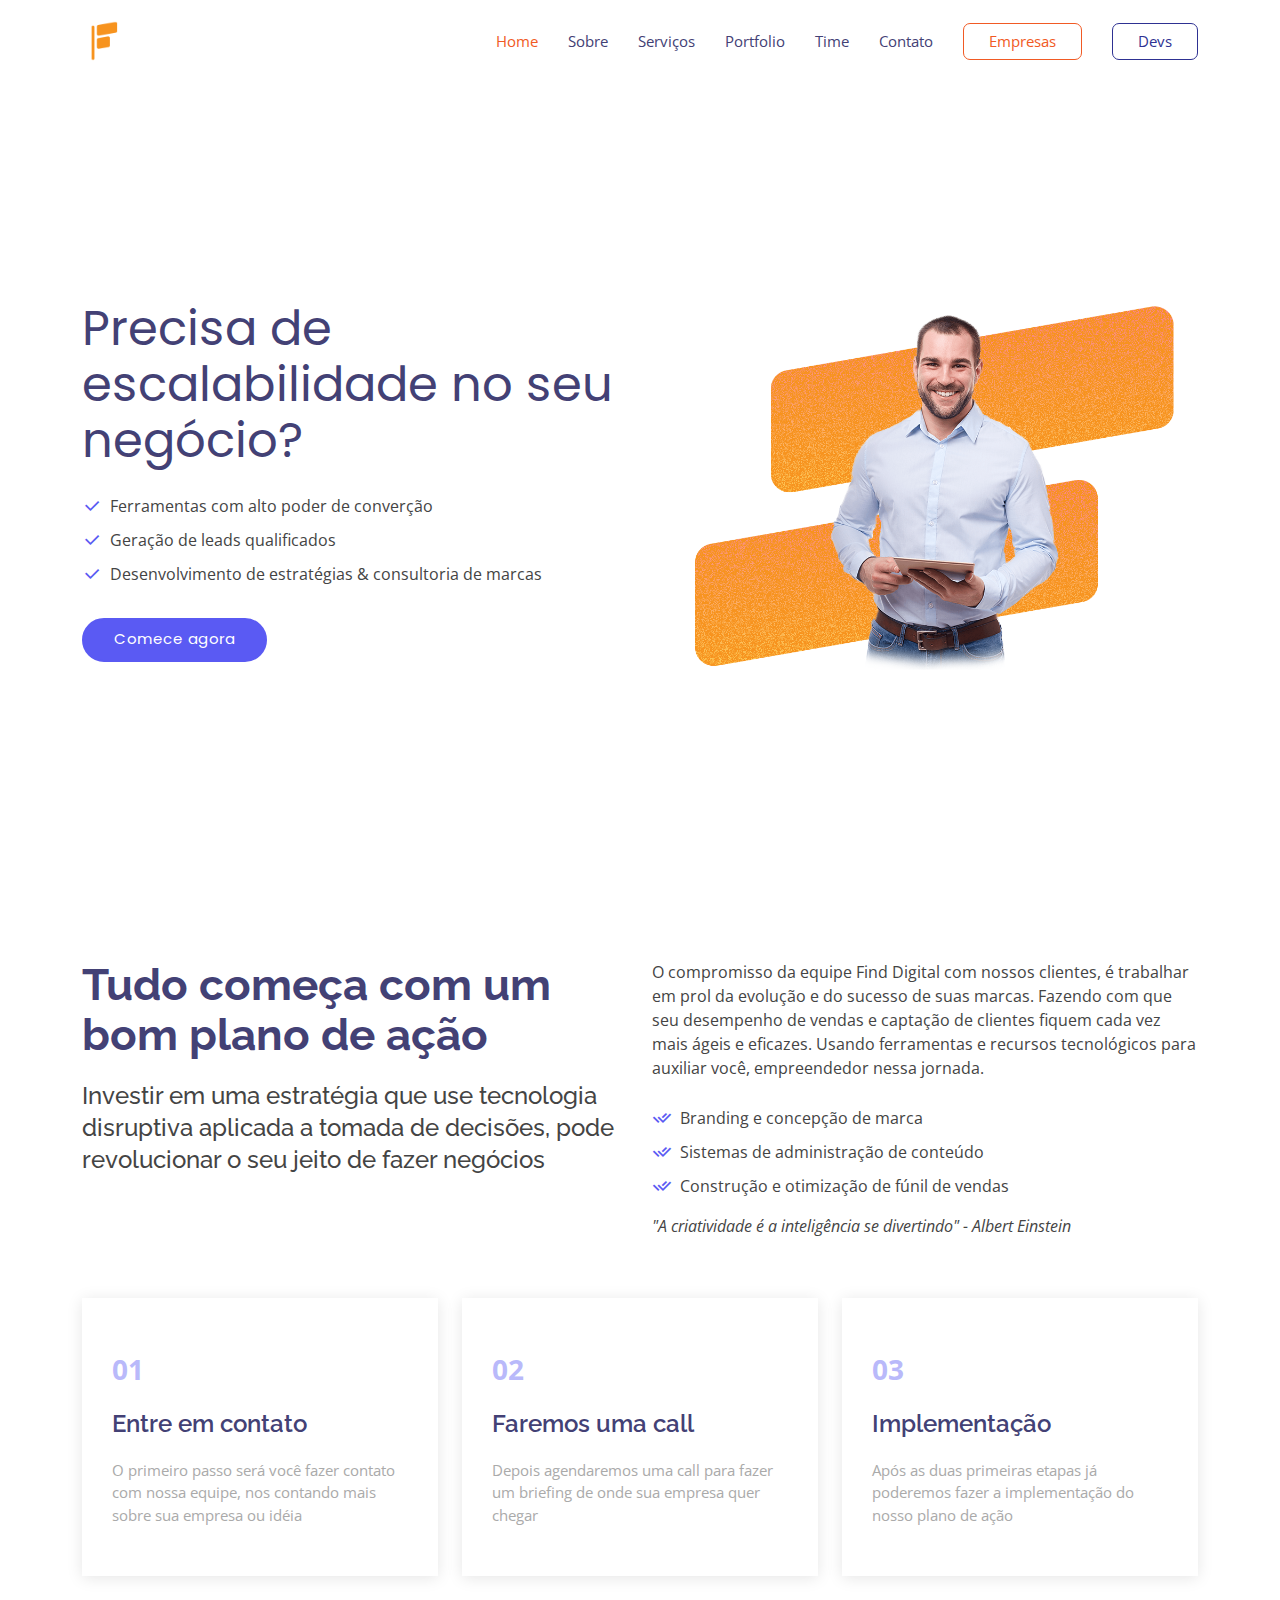
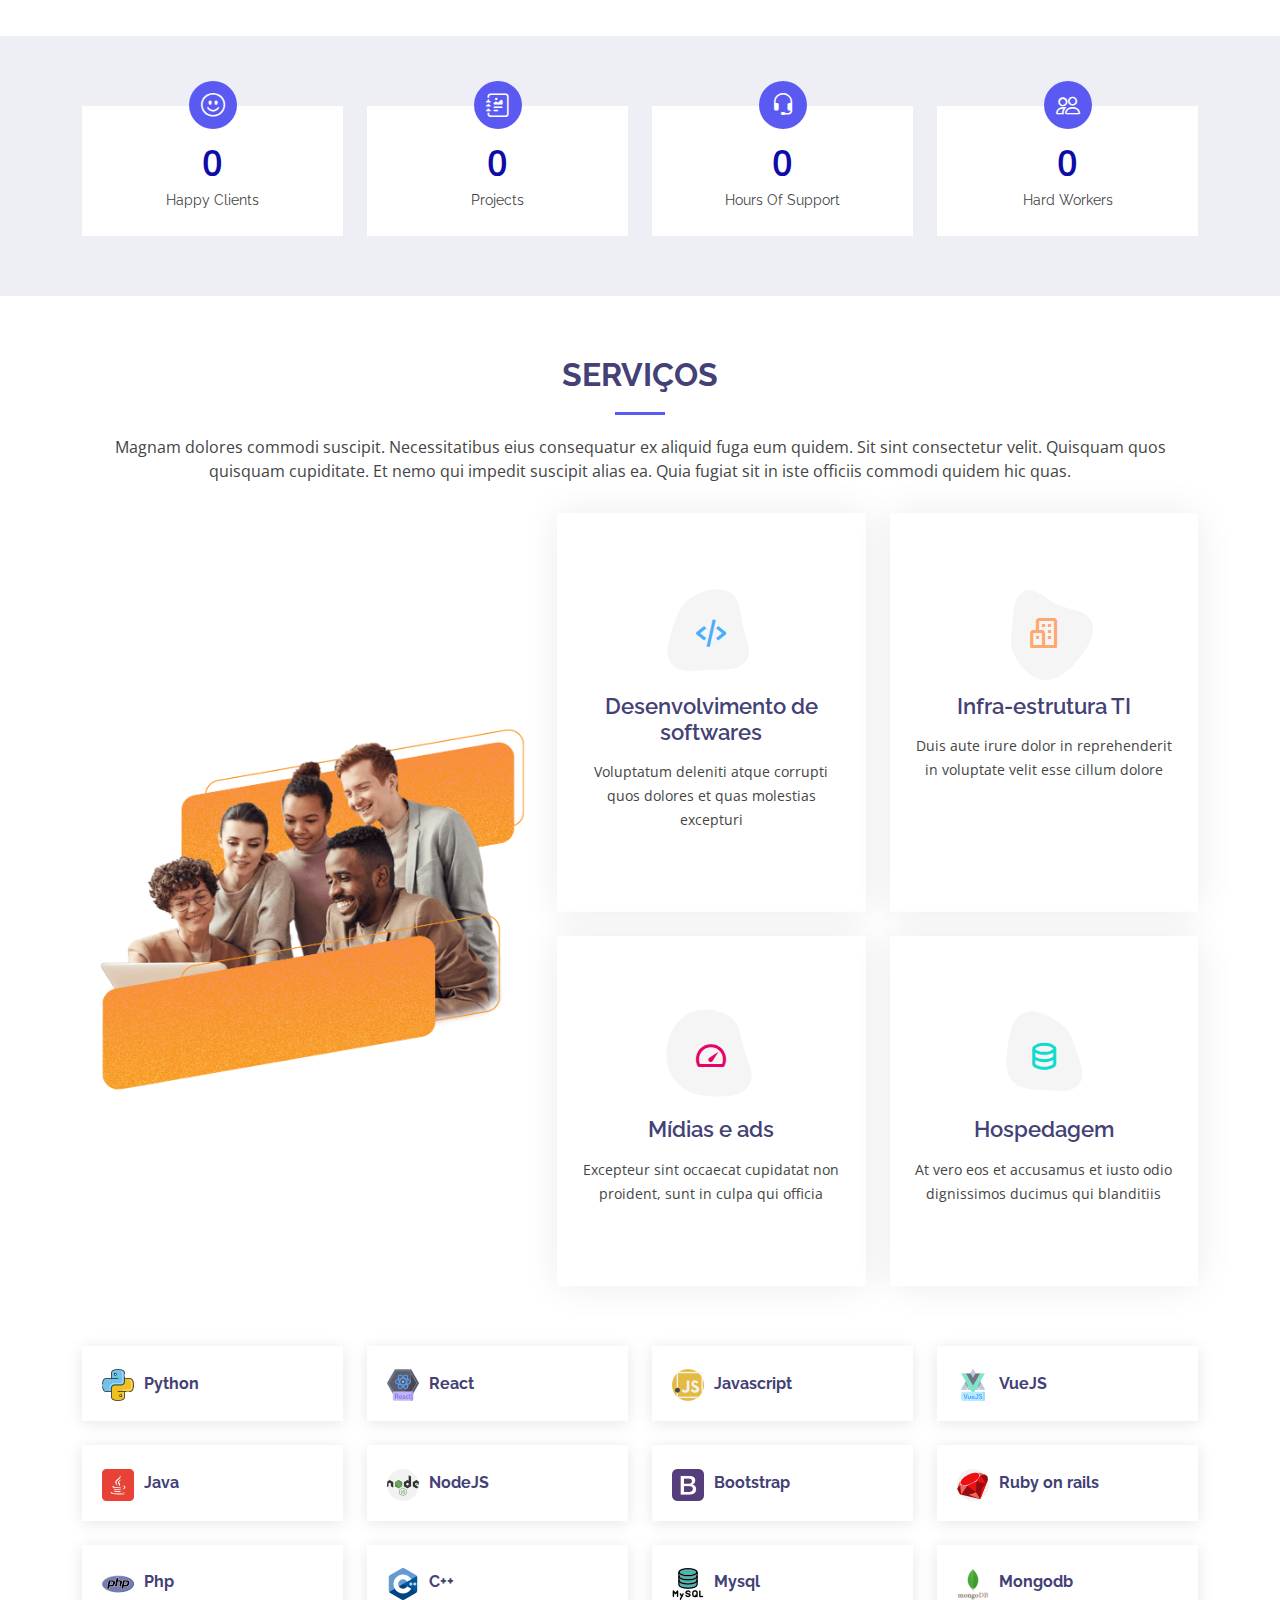
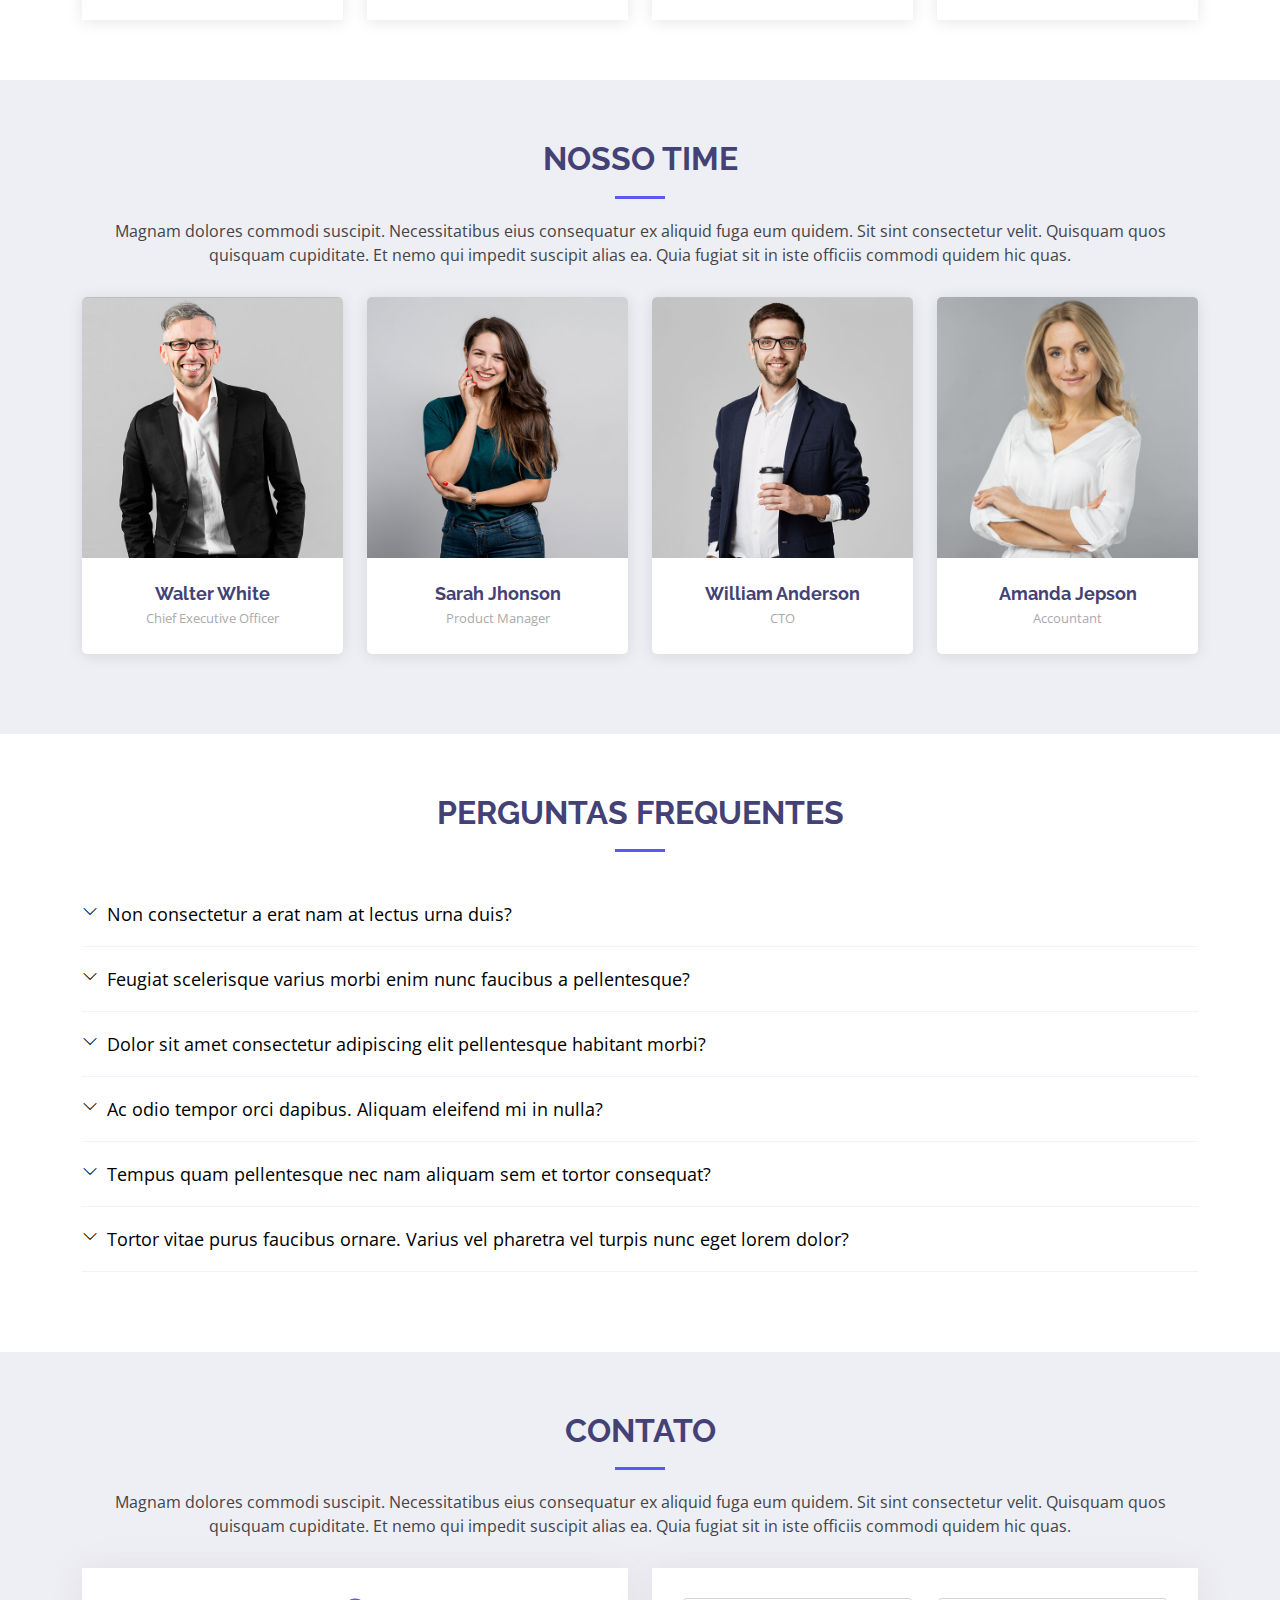
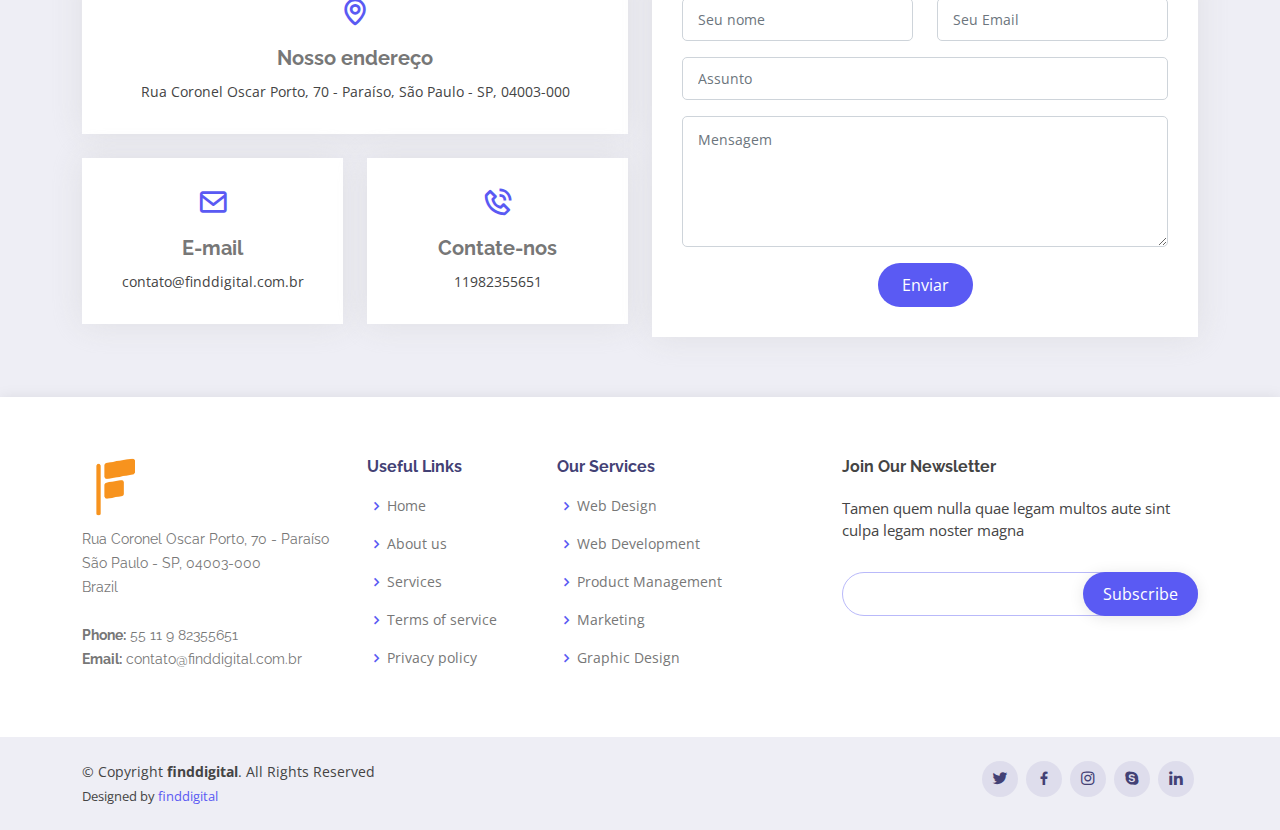
<file: index.html>
<!DOCTYPE html>
<html lang="en">

<head>
  <meta charset="utf-8">
  <meta content="width=device-width, initial-scale=1.0" name="viewport">

  <title>Find</title>
  <meta content="" name="description">
  <meta content="" name="keywords">

  <!-- Favicons -->
  <link href="assets/img/favicon.png" rel="icon">
  <link href="assets/img/apple-touch-icon.png" rel="apple-touch-icon">

  <!-- Google Fonts -->
  <link href="https://fonts.googleapis.com/css?family=Open+Sans:300,300i,400,400i,600,600i,700,700i|Raleway:300,300i,400,400i,500,500i,600,600i,700,700i|Poppins:300,300i,400,400i,500,500i,600,600i,700,700i" rel="stylesheet">

  <!-- Vendor CSS Files -->
  <link href="assets/vendor/bootstrap/css/bootstrap.min.css" rel="stylesheet">
  <link href="assets/vendor/bootstrap-icons/bootstrap-icons.css" rel="stylesheet">
  <link href="assets/vendor/boxicons/css/boxicons.min.css" rel="stylesheet">
  <link href="assets/vendor/glightbox/css/glightbox.min.css" rel="stylesheet">
  <link href="assets/vendor/remixicon/remixicon.css" rel="stylesheet">
  <link href="assets/vendor/swiper/swiper-bundle.min.css" rel="stylesheet">

  <!-- Template Main CSS File -->
  <link href="assets/css/style.css" rel="stylesheet">

  <!-- =======================================================
  * Template Name: Resi - v4.6.0
  * Template URL: https://bootstrapmade.com/resi-free-bootstrap-html-template/
  * Author: BootstrapMade.com
  * License: https://bootstrapmade.com/license/
  ======================================================== -->
</head>

<body>

    <!-- ======= Header ======= -->
    <header id="header" class="fixed-top ">
      <div class="container d-flex align-items-center justify-content-between">

        <h1 class="logo"><a href="index.html"><img src="./assets/img/bandeirinha.png" alt=""></a></h1>
        <!-- Uncomment below if you prefer to use an image logo -->
        <!-- <a href="index.html" class="logo"><img src="assets/img/logo.png" alt="" class="img-fluid"></a>-->

      <nav id="navbar" class="navbar">
        <ul>
          <li><a class="nav-link scrollto active" href="#hero">Home</a></li>
          <li><a class="nav-link scrollto" href="#about">Sobre</a></li>
          <li><a class="nav-link scrollto" href="#services">Serviços</a></li>
          <li><a class="nav-link scrollto " href="#portfolio">Portfolio</a></li>
          <li><a class="nav-link scrollto" href="#team">Time</a></li>
          
          <li><a class="nav-link scrollto" href="#contact">Contato</a></li>
          <li><a class="getstarted scrollto" href="./empresas.html">Empresas</a></li>
          <li><a class="getstartedois scrollto" href="./devs.html">Devs</a></li>
        </ul>
        <i class="bi bi-list mobile-nav-toggle"></i>
      </nav><!-- .navbar -->

    </div>
  </header><!-- End Header -->

  <!-- ======= Hero Section ======= -->
  <section id="hero" class="d-flex align-items-center">

    <div class="container">
      <div class="row">
        <div class="col-lg-6 pt-2 pt-lg-0 order-2 order-lg-1 d-flex flex-column justify-content-center">
          <h1>Precisa de escalabilidade no seu negócio?</h1>
          <ul>
            <li><i class="ri-check-line"></i> Ferramentas com alto poder de converção</li>
            <li><i class="ri-check-line"></i> Geração de leads qualificados</li>
            <li><i class="ri-check-line"></i> Desenvolvimento de estratégias & consultoria de marcas</li>
          </ul>
          <div class="mt-3">
            <a href="#about" class="btn-get-started scrollto">Comece agora</a>
          </div>
        </div>
        <div class="col-lg-6 order-1 order-lg-2 hero-img">
          <img src="/assets/img/mantablet8.png" class="img-fluid" alt="">
        </div>
      </div>
    </div>

  </section><!-- End Hero -->

  <main id="main">

    <!-- ======= About Section ======= -->
    <section id="about" class="about">
      <div class="container">

        <div class="row content">
          <div class="col-lg-6">
            <h2>Tudo começa com um bom plano de ação</h2>
            <h3>Investir em uma estratégia que use tecnologia disruptiva aplicada a tomada de decisões, pode revolucionar o seu jeito de fazer negócios</h3>
          </div>
          <div class="col-lg-6 pt-4 pt-lg-0">
            <p>
              O compromisso da equipe Find Digital com nossos clientes, é trabalhar em prol da evolução e do sucesso de
              suas marcas. Fazendo com que seu desempenho de vendas e captação de clientes fiquem cada vez mais ágeis e
              eficazes. Usando ferramentas e recursos tecnológicos para auxiliar você, empreendedor nessa jornada.
            </p>
            <ul>
              <li><i class="ri-check-double-line"></i> Branding e concepção de marca</li>
              <li><i class="ri-check-double-line"></i> Sistemas de administração de conteúdo</li>
              <li><i class="ri-check-double-line"></i> Construção e otimização de fúnil de vendas</li>
            </ul>
            <p class="fst-italic">
              "A criatividade é a inteligência se divertindo" - Albert Einstein
            </p>
          </div>
        </div>

      </div>
    </section><!-- End About Section -->

    <!-- ======= Why Us Section ======= -->
    <section id="why-us" class="why-us">
      <div class="container">

        <div class="row">

          <div class="col-lg-4">
            <div class="box">
              <span>01</span>
              <h4>Entre em contato</h4>
              <p>O primeiro passo será você fazer contato com nossa equipe, nos contando mais sobre sua empresa ou idéia</p>
            </div>
          </div>

          <div class="col-lg-4 mt-4 mt-lg-0">
            <div class="box">
              <span>02</span>
              <h4>Faremos uma call</h4>
              <p>Depois agendaremos uma call para fazer um briefing de onde sua empresa quer chegar</p>
            </div>
          </div>

          <div class="col-lg-4 mt-4 mt-lg-0">
            <div class="box">
              <span>03</span>
              <h4>Implementação</h4>
              <p>Após as duas primeiras etapas já poderemos fazer a implementação do nosso plano de ação</p>
            </div>
          </div>

        </div>

      </div>
    </section><!-- End Why Us Section -->

    <!-- ======= Counts Section ======= -->
    <section id="counts" class="counts section-bg">
      <div class="container">

        <div class="row">

          <div class="col-lg-3 col-md-6">
            <div class="count-box">
              <i class="bi bi-emoji-smile"></i>
              <span data-purecounter-start="0" data-purecounter-end="232" data-purecounter-duration="1" class="purecounter"></span>
              <p>Happy Clients</p>
            </div>
          </div>

          <div class="col-lg-3 col-md-6 mt-5 mt-md-0">
            <div class="count-box">
              <i class="bi bi-journal-richtext"></i>
              <span data-purecounter-start="0" data-purecounter-end="521" data-purecounter-duration="1" class="purecounter"></span>
              <p>Projects</p>
            </div>
          </div>

          <div class="col-lg-3 col-md-6 mt-5 mt-lg-0">
            <div class="count-box">
              <i class="bi bi-headset"></i>
              <span data-purecounter-start="0" data-purecounter-end="1463" data-purecounter-duration="1" class="purecounter"></span>
              <p>Hours Of Support</p>
            </div>
          </div>

          <div class="col-lg-3 col-md-6 mt-5 mt-lg-0">
            <div class="count-box">
              <i class="bi bi-people"></i>
              <span data-purecounter-start="0" data-purecounter-end="15" data-purecounter-duration="1" class="purecounter"></span>
              <p>Hard Workers</p>
            </div>
          </div>

        </div>

      </div>
    </section><!-- End Counts Section -->

    <!-- ======= Services Section ======= -->
    <section id="services" class="services">
      <div class="container">

        <div class="section-title">
          <h2>Serviços</h2>
          <p>Magnam dolores commodi suscipit. Necessitatibus eius consequatur ex aliquid fuga eum quidem. Sit sint consectetur velit. Quisquam quos quisquam cupiditate. Et nemo qui impedit suscipit alias ea. Quia fugiat sit in iste officiis commodi quidem hic quas.</p>
        </div>

        <div class="row">
          <div class="content col-xl-5 d-flex flex-column justify-content-center">
            <img src="/assets/img/times.png" class="img-fluid" alt="">
          </div>
          <div class="col-xl-7">
            <div class="icon-boxes d-flex flex-column justify-content-center">
              <div class="row">
                <div class="col-lg-6 d-flex align-items-stretch" data-aos="zoom-in" data-aos-delay="100">
                  <div class="icon-box iconbox-blue">
                    <div class="icon">
                      <svg width="100" height="100" viewBox="0 0 600 600" xmlns="http://www.w3.org/2000/svg">
                        <path stroke="none" stroke-width="0" fill="#f5f5f5" d="M300,521.0016835830174C376.1290562159157,517.8887921683347,466.0731472004068,529.7835943286574,510.70327084640275,468.03025145048787C554.3714126377745,407.6079735673963,508.03601936045806,328.9844924480964,491.2728898941984,256.3432110539036C474.5976632858925,184.082847569629,479.9380746630129,96.60480741107993,416.23090153303,58.64404602377083C348.86323505073057,18.502131276798302,261.93793281208167,40.57373210992963,193.5410806939664,78.93577620505333C130.42746243093433,114.334589627462,98.30271207620316,179.96522072025542,76.75703585869454,249.04625023123273C51.97151888228291,328.5150500222984,13.704378332031375,421.85034740162234,66.52175969318436,486.19268352777647C119.04800174914682,550.1803526380478,217.28368757567262,524.383925680826,300,521.0016835830174"></path>
                      </svg>
                      <i class="
                      bx bx-code-alt"></i>
                    </div>
                    <h4><a href="">Desenvolvimento de softwares</a></h4>
                    <p>Voluptatum deleniti atque corrupti quos dolores et quas molestias excepturi</p>
                  </div>
                </div>

                <div class="col-lg-6 d-flex align-items-stretch mt-4 mt-lg-0" data-aos="zoom-in" data-aos-delay="200">
                  <div class="icon-box iconbox-orange ">
                    <div class="icon">
                      <svg width="100" height="100" viewBox="0 0 600 600" xmlns="http://www.w3.org/2000/svg">
                        <path stroke="none" stroke-width="0" fill="#f5f5f5" d="M300,582.0697525312426C382.5290701553225,586.8405444964366,449.9789794690241,525.3245884688669,502.5850820975895,461.55621195738473C556.606425686781,396.0723002908107,615.8543463187945,314.28637112970534,586.6730223649479,234.56875336149918C558.9533121215079,158.8439757836574,454.9685369536778,164.00468322053177,381.49747125262974,130.76875717737553C312.15926192815925,99.40240125094834,248.97055460311594,18.661163978235184,179.8680185752513,50.54337015887873C110.5421016452524,82.52863877960104,119.82277516462835,180.83849132639028,109.12597500060166,256.43424936330496C100.08760227029461,320.3096726198365,92.17705696193138,384.0621239912766,124.79988738764834,439.7174275375508C164.83382741302287,508.01625554203684,220.96474134820875,577.5009287672846,300,582.0697525312426"></path>
                      </svg>
                      <i class="
                      bx bx-buildings"></i>
                    </div>
                    <h4><a href="">Infra-estrutura TI</a></h4>
                    <p>Duis aute irure dolor in reprehenderit in voluptate velit esse cillum dolore</p>
                  </div>
                </div>

                <div class="col-lg-6 d-flex align-items-stretch mt-4" data-aos="zoom-in" data-aos-delay="300">
                  <div class="icon-box iconbox-pink">
                    <div class="icon">
                      <svg width="100" height="100" viewBox="0 0 600 600" xmlns="http://www.w3.org/2000/svg">
                        <path stroke="none" stroke-width="0" fill="#f5f5f5" d="M300,541.5067337569781C382.14930387511276,545.0595476570109,479.8736841581634,548.3450877840088,526.4010558755058,480.5488172755941C571.5218469581645,414.80211281144784,517.5187510058486,332.0715597781072,496.52539010469104,255.14436215662573C477.37192572678356,184.95920475031193,473.57363656557914,105.61284051026155,413.0603344069578,65.22779650032875C343.27470386102294,18.654635553484475,251.2091493199835,5.337323636656869,175.0934190732945,40.62881213300186C97.87086631185822,76.43348514350839,51.98124368387456,156.15599469081315,36.44837278890362,239.84606092416172C21.716077023791087,319.22268207091537,43.775223500013084,401.1760424656574,96.891909868211,461.97329694683043C147.22146801428983,519.5804099606455,223.5754009179313,538.201503339737,300,541.5067337569781"></path>
                      </svg>
                      <i class="bx bx-tachometer"></i>
                    </div>
                    <h4><a href="">Mídias e ads</a></h4>
                    <p>Excepteur sint occaecat cupidatat non proident, sunt in culpa qui officia</p>
                  </div>
                </div>

                <div class="col-lg-6 d-flex align-items-stretch mt-4" data-aos="zoom-in" data-aos-delay="100">
                  <div class="icon-box iconbox-teal">
                    <div class="icon">
                      <svg width="100" height="100" viewBox="0 0 600 600" xmlns="http://www.w3.org/2000/svg">
                        <path stroke="none" stroke-width="0" fill="#f5f5f5" d="M300,503.46388370962813C374.79870501325706,506.71871716319447,464.8034551963731,527.1746412648533,510.4981551193396,467.86667711651364C555.9287308511215,408.9015244558933,512.6030010748507,327.5744911775523,490.211057578863,256.5855673507754C471.097692560561,195.9906835881958,447.69079081568157,138.11976852964426,395.19560036434837,102.3242989838813C329.3053358748298,57.3949838291264,248.02791733380457,8.279543830951368,175.87071277845988,42.242879143198664C103.41431057327972,76.34704239035025,93.79494320519305,170.9812938413882,81.28167332365135,250.07896920659033C70.17666984294237,320.27484674793965,64.84698225790005,396.69656628748305,111.28512138212992,450.4950937839243C156.20124167950087,502.5303643271138,231.32542653798444,500.4755392045468,300,503.46388370962813"></path>
                      </svg>
                      <i class="bx bx-data"></i>
                    </div>
                    <h4><a href="">Hospedagem</a></h4>
                    <p>At vero eos et accusamus et iusto odio dignissimos ducimus qui blanditiis</p>
                  </div>
                </div>
              </div>
            </div><!-- End .content-->
          </div>
        </div>

      </div>
    </section><!-- End Services Section -->

    <!-- ======= Features Section ======= -->
    <section id="features" class="features">
      <div class="container">

        <div class="row">
          <div class="col-lg-3 col-md-4">
            <div class="icon-box">
              <i class="" style="color: #ffbb2c;"> <img src="./assets/img/python.png" alt=""></i>
              <h3><a href="">Python</a></h3>
            </div>
          </div>
          <div class="col-lg-3 col-md-4 mt-4 mt-md-0">
            <div class="icon-box">
              <i class="" style="color: #5578ff;"><img src="./assets/img/react.png" alt=""></i>
              <h3><a href="">React</a></h3>
            </div>
          </div>
          <div class="col-lg-3 col-md-4 mt-4 mt-md-0">
            <div class="icon-box">
              <i class="" style="color: #e80368;"><img src="./assets/img/javascript.png" alt=""></i>
              <h3><a href="">Javascript</a></h3>
            </div>
          </div>
          <div class="col-lg-3 col-md-4 mt-4 mt-lg-0">
            <div class="icon-box">
              <i class="" style="color: #e361ff;"><img src="./assets/img/vuejs.png" alt=""></i>
              <h3><a href="">VueJS</a></h3>
            </div>
          </div>
          <div class="col-lg-3 col-md-4 mt-4">
            <div class="icon-box">
              <i class="" style="color: #47aeff;"><img src="./assets/img/java.png" alt=""></i>
              <h3><a href="">Java</a></h3>
            </div>
          </div>
          <div class="col-lg-3 col-md-4 mt-4">
            <div class="icon-box">
              <i class="" style="color: #ffa76e;"><img src="./assets/img/nodejs.png" alt=""></i>
              <h3><a href="">NodeJS</a></h3>
            </div>
          </div>
          <div class="col-lg-3 col-md-4 mt-4">
            <div class="icon-box">
              <i class="" style="color: #11dbcf;"><img src="./assets/img/favicon.png" alt=""></i>
              <h3><a href="">Bootstrap</a></h3>
            </div>
          </div>
          <div class="col-lg-3 col-md-4 mt-4">
            <div class="icon-box">
              <i class="" style="color: #4233ff;"><img src="./assets/img/ruby.png" alt=""></i>
              <h3><a href="">Ruby on rails</a></h3>
            </div>
          </div>
          <div class="col-lg-3 col-md-4 mt-4">
            <div class="icon-box">
              <i class="" style="color: #b2904f;"><img src="./assets/img/php.png" alt=""></i>
              <h3><a href="">Php</a></h3>
            </div>
          </div>
          <div class="col-lg-3 col-md-4 mt-4">
            <div class="icon-box">
              <i class="" style="color: #b20969;"><img src="./assets/img/c++.png" alt=""></i>
              <h3><a href="">C++</a></h3>
            </div>
          </div>
          <div class="col-lg-3 col-md-4 mt-4">
            <div class="icon-box">
              <i class="" style="color: #ff5828;"><img src="./assets/img/mysql.png" alt=""></i>
              <h3><a href="">Mysql</a></h3>
            </div>
          </div>
          <div class="col-lg-3 col-md-4 mt-4">
            <div class="icon-box">
              <i class="" style="color: #29cc61;"><img src="./assets/img/mongodb.png" alt=""></i>
              <h3><a href="">Mongodb</a></h3>
            </div>
          </div>
        </div>

      </div>
    </section><!-- End Features Section -->

    <!-- ======= Portfolio Section ======= 
    <section id="portfolio" class="portfolio">
      <div class="container">

        <div class="row">
          <div class="col-lg-12 d-flex justify-content-center">
            <ul id="portfolio-flters">
              <li data-filter="*" class="filter-active">All</li>
              <li data-filter=".filter-app">App</li>
              <li data-filter=".filter-card">Card</li>
              <li data-filter=".filter-web">Web</li>
            </ul>
          </div>
        </div>

        <div class="row portfolio-container">

          <div class="col-lg-4 col-md-6 portfolio-item filter-app">
            <div class="portfolio-wrap">
              <img src="assets/img/portfolio/portfolio-1.jpg" class="img-fluid" alt="">
              <div class="portfolio-info">
                <h4>App 1</h4>
                <p>App</p>
                <div class="portfolio-links">
                  <a href="assets/img/portfolio/portfolio-1.jpg" data-gallery="portfolioGallery" class="portfolio-lightbox" title="App 1"><i class="bx bx-plus"></i></a>
                  <a href="portfolio-details.html" title="More Details"><i class="bx bx-link"></i></a>
                </div>
              </div>
            </div>
          </div>

          <div class="col-lg-4 col-md-6 portfolio-item filter-web">
            <div class="portfolio-wrap">
              <img src="assets/img/portfolio/portfolio-2.jpg" class="img-fluid" alt="">
              <div class="portfolio-info">
                <h4>Web 3</h4>
                <p>Web</p>
                <div class="portfolio-links">
                  <a href="assets/img/portfolio/portfolio-2.jpg" data-gallery="portfolioGallery" class="portfolio-lightbox" title="Web 3"><i class="bx bx-plus"></i></a>
                  <a href="portfolio-details.html" title="More Details"><i class="bx bx-link"></i></a>
                </div>
              </div>
            </div>
          </div>

          <div class="col-lg-4 col-md-6 portfolio-item filter-app">
            <div class="portfolio-wrap">
              <img src="assets/img/portfolio/portfolio-3.jpg" class="img-fluid" alt="">
              <div class="portfolio-info">
                <h4>App 2</h4>
                <p>App</p>
                <div class="portfolio-links">
                  <a href="assets/img/portfolio/portfolio-3.jpg" data-gallery="portfolioGallery" class="portfolio-lightbox" title="App 2"><i class="bx bx-plus"></i></a>
                  <a href="portfolio-details.html" title="More Details"><i class="bx bx-link"></i></a>
                </div>
              </div>
            </div>
          </div>

          <div class="col-lg-4 col-md-6 portfolio-item filter-card">
            <div class="portfolio-wrap">
              <img src="assets/img/portfolio/portfolio-4.jpg" class="img-fluid" alt="">
              <div class="portfolio-info">
                <h4>Card 2</h4>
                <p>Card</p>
                <div class="portfolio-links">
                  <a href="assets/img/portfolio/portfolio-4.jpg" data-gallery="portfolioGallery" class="portfolio-lightbox" title="Card 2"><i class="bx bx-plus"></i></a>
                  <a href="portfolio-details.html" title="More Details"><i class="bx bx-link"></i></a>
                </div>
              </div>
            </div>
          </div>

          <div class="col-lg-4 col-md-6 portfolio-item filter-web">
            <div class="portfolio-wrap">
              <img src="assets/img/portfolio/portfolio-5.jpg" class="img-fluid" alt="">
              <div class="portfolio-info">
                <h4>Web 2</h4>
                <p>Web</p>
                <div class="portfolio-links">
                  <a href="assets/img/portfolio/portfolio-5.jpg" data-gallery="portfolioGallery" class="portfolio-lightbox" title="Web 2"><i class="bx bx-plus"></i></a>
                  <a href="portfolio-details.html" title="More Details"><i class="bx bx-link"></i></a>
                </div>
              </div>
            </div>
          </div>

          <div class="col-lg-4 col-md-6 portfolio-item filter-app">
            <div class="portfolio-wrap">
              <img src="assets/img/portfolio/portfolio-6.jpg" class="img-fluid" alt="">
              <div class="portfolio-info">
                <h4>App 3</h4>
                <p>App</p>
                <div class="portfolio-links">
                  <a href="assets/img/portfolio/portfolio-6.jpg" data-gallery="portfolioGallery" class="portfolio-lightbox" title="App 3"><i class="bx bx-plus"></i></a>
                  <a href="portfolio-details.html" title="More Details"><i class="bx bx-link"></i></a>
                </div>
              </div>
            </div>
          </div>

          <div class="col-lg-4 col-md-6 portfolio-item filter-card">
            <div class="portfolio-wrap">
              <img src="assets/img/portfolio/portfolio-7.jpg" class="img-fluid" alt="">
              <div class="portfolio-info">
                <h4>Card 1</h4>
                <p>Card</p>
                <div class="portfolio-links">
                  <a href="assets/img/portfolio/portfolio-7.jpg" data-gallery="portfolioGallery" class="portfolio-lightbox" title="Card 1"><i class="bx bx-plus"></i></a>
                  <a href="portfolio-details.html" title="More Details"><i class="bx bx-link"></i></a>
                </div>
              </div>
            </div>
          </div>

          <div class="col-lg-4 col-md-6 portfolio-item filter-card">
            <div class="portfolio-wrap">
              <img src="assets/img/portfolio/portfolio-8.jpg" class="img-fluid" alt="">
              <div class="portfolio-info">
                <h4>Card 3</h4>
                <p>Card</p>
                <div class="portfolio-links">
                  <a href="assets/img/portfolio/portfolio-8.jpg" data-gallery="portfolioGallery" class="portfolio-lightbox" title="Card 3"><i class="bx bx-plus"></i></a>
                  <a href="portfolio-details.html" title="More Details"><i class="bx bx-link"></i></a>
                </div>
              </div>
            </div>
          </div>

          <div class="col-lg-4 col-md-6 portfolio-item filter-web">
            <div class="portfolio-wrap">
              <img src="assets/img/portfolio/portfolio-9.jpg" class="img-fluid" alt="">
              <div class="portfolio-info">
                <h4>Web 3</h4>
                <p>Web</p>
                <div class="portfolio-links">
                  <a href="assets/img/portfolio/portfolio-9.jpg" data-gallery="portfolioGallery" class="portfolio-lightbox" title="Web 3"><i class="bx bx-plus"></i></a>
                  <a href="portfolio-details.html" title="More Details"><i class="bx bx-link"></i></a>
                </div>
              </div>
            </div>
          </div>

        </div>

      </div>
    </section> End Portfolio Section --> 

    <!-- ======= Team Section ======= -->
    <section id="team" class="team section-bg">
      <div class="container">

        <div class="section-title">
          <h2>Nosso time</h2>
          <p>Magnam dolores commodi suscipit. Necessitatibus eius consequatur ex aliquid fuga eum quidem. Sit sint consectetur velit. Quisquam quos quisquam cupiditate. Et nemo qui impedit suscipit alias ea. Quia fugiat sit in iste officiis commodi quidem hic quas.</p>
        </div>

        <div class="row">

          <div class="col-lg-3 col-md-6 d-flex align-items-stretch">
            <div class="member">
              <div class="member-img">
                <img src="assets/img/team/team-1.jpg" class="img-fluid" alt="">
                <div class="social">
                  <a href=""><i class="bi bi-twitter"></i></a>
                  <a href=""><i class="bi bi-facebook"></i></a>
                  <a href=""><i class="bi bi-instagram"></i></a>
                  <a href=""><i class="bi bi-linkedin"></i></a>
                </div>
              </div>
              <div class="member-info">
                <h4>Walter White</h4>
                <span>Chief Executive Officer</span>
              </div>
            </div>
          </div>

          <div class="col-lg-3 col-md-6 d-flex align-items-stretch">
            <div class="member">
              <div class="member-img">
                <img src="assets/img/team/team-2.jpg" class="img-fluid" alt="">
                <div class="social">
                  <a href=""><i class="bi bi-twitter"></i></a>
                  <a href=""><i class="bi bi-facebook"></i></a>
                  <a href=""><i class="bi bi-instagram"></i></a>
                  <a href=""><i class="bi bi-linkedin"></i></a>
                </div>
              </div>
              <div class="member-info">
                <h4>Sarah Jhonson</h4>
                <span>Product Manager</span>
              </div>
            </div>
          </div>

          <div class="col-lg-3 col-md-6 d-flex align-items-stretch">
            <div class="member">
              <div class="member-img">
                <img src="assets/img/team/team-3.jpg" class="img-fluid" alt="">
                <div class="social">
                  <a href=""><i class="bi bi-twitter"></i></a>
                  <a href=""><i class="bi bi-facebook"></i></a>
                  <a href=""><i class="bi bi-instagram"></i></a>
                  <a href=""><i class="bi bi-linkedin"></i></a>
                </div>
              </div>
              <div class="member-info">
                <h4>William Anderson</h4>
                <span>CTO</span>
              </div>
            </div>
          </div>

          <div class="col-lg-3 col-md-6 d-flex align-items-stretch">
            <div class="member">
              <div class="member-img">
                <img src="assets/img/team/team-4.jpg" class="img-fluid" alt="">
                <div class="social">
                  <a href=""><i class="bi bi-twitter"></i></a>
                  <a href=""><i class="bi bi-facebook"></i></a>
                  <a href=""><i class="bi bi-instagram"></i></a>
                  <a href=""><i class="bi bi-linkedin"></i></a>
                </div>
              </div>
              <div class="member-info">
                <h4>Amanda Jepson</h4>
                <span>Accountant</span>
              </div>
            </div>
          </div>

        </div>

      </div>
    </section><!-- End Team Section -->

    <!-- ======= Pricing Section 
    <section id="pricing" class="pricing">
      <div class="container">

        <div class="section-title">
          <h2>Pricing</h2>
          <p>Magnam dolores commodi suscipit. Necessitatibus eius consequatur ex aliquid fuga eum quidem. Sit sint consectetur velit. Quisquam quos quisquam cupiditate. Et nemo qui impedit suscipit alias ea. Quia fugiat sit in iste officiis commodi quidem hic quas.</p>
        </div>

        <div class="row no-gutters">

          <div class="col-lg-4 box">
            <h3>Free</h3>
            <h4>$0<span>per month</span></h4>
            <ul>
              <li><i class="bx bx-check"></i> Quam adipiscing vitae proin</li>
              <li><i class="bx bx-check"></i> Nec feugiat nisl pretium</li>
              <li><i class="bx bx-check"></i> Nulla at volutpat diam uteera</li>
              <li class="na"><i class="bx bx-x"></i> <span>Pharetra massa massa ultricies</span></li>
              <li class="na"><i class="bx bx-x"></i> <span>Massa ultricies mi quis hendrerit</span></li>
            </ul>
            <a href="#" class="btn-buy">Get Started</a>
          </div>

          <div class="col-lg-4 box featured">
            <h3>Business</h3>
            <h4>$29<span>per month</span></h4>
            <ul>
              <li><i class="bx bx-check"></i> Quam adipiscing vitae proin</li>
              <li><i class="bx bx-check"></i> Nec feugiat nisl pretium</li>
              <li><i class="bx bx-check"></i> Nulla at volutpat diam uteera</li>
              <li><i class="bx bx-check"></i> Pharetra massa massa ultricies</li>
              <li><i class="bx bx-check"></i> Massa ultricies mi quis hendrerit</li>
            </ul>
            <a href="#" class="btn-buy">Get Started</a>
          </div>

          <div class="col-lg-4 box">
            <h3>Developer</h3>
            <h4>$49<span>per month</span></h4>
            <ul>
              <li><i class="bx bx-check"></i> Quam adipiscing vitae proin</li>
              <li><i class="bx bx-check"></i> Nec feugiat nisl pretium</li>
              <li><i class="bx bx-check"></i> Nulla at volutpat diam uteera</li>
              <li><i class="bx bx-check"></i> Pharetra massa massa ultricies</li>
              <li><i class="bx bx-check"></i> Massa ultricies mi quis hendrerit</li>
            </ul>
            <a href="#" class="btn-buy">Get Started</a>
          </div>

        </div>

      </div>
    </section><!-- End Pricing Section   ======= -->

    <!-- ======= Frequently Asked Questions Section ======= -->
    <section id="faq" class="faq">
      <div class="container">

        <div class="section-title">
          <h2>Perguntas frequentes</h2>
        </div>

        <ul class="faq-list">

          <li>
            <div data-bs-toggle="collapse" class="collapsed question" href="#faq1">Non consectetur a erat nam at lectus urna duis? <i class="bi bi-chevron-down icon-show"></i><i class="bi bi-chevron-up icon-close"></i></div>
            <div id="faq1" class="collapse" data-bs-parent=".faq-list">
              <p>
                Feugiat pretium nibh ipsum consequat. Tempus iaculis urna id volutpat lacus laoreet non curabitur gravida. Venenatis lectus magna fringilla urna porttitor rhoncus dolor purus non.
              </p>
            </div>
          </li>

          <li>
            <div data-bs-toggle="collapse" href="#faq2" class="collapsed question">Feugiat scelerisque varius morbi enim nunc faucibus a pellentesque? <i class="bi bi-chevron-down icon-show"></i><i class="bi bi-chevron-up icon-close"></i></div>
            <div id="faq2" class="collapse" data-bs-parent=".faq-list">
              <p>
                Dolor sit amet consectetur adipiscing elit pellentesque habitant morbi. Id interdum velit laoreet id donec ultrices. Fringilla phasellus faucibus scelerisque eleifend donec pretium. Est pellentesque elit ullamcorper dignissim. Mauris ultrices eros in cursus turpis massa tincidunt dui.
              </p>
            </div>
          </li>

          <li>
            <div data-bs-toggle="collapse" href="#faq3" class="collapsed question">Dolor sit amet consectetur adipiscing elit pellentesque habitant morbi? <i class="bi bi-chevron-down icon-show"></i><i class="bi bi-chevron-up icon-close"></i></div>
            <div id="faq3" class="collapse" data-bs-parent=".faq-list">
              <p>
                Eleifend mi in nulla posuere sollicitudin aliquam ultrices sagittis orci. Faucibus pulvinar elementum integer enim. Sem nulla pharetra diam sit amet nisl suscipit. Rutrum tellus pellentesque eu tincidunt. Lectus urna duis convallis convallis tellus. Urna molestie at elementum eu facilisis sed odio morbi quis
              </p>
            </div>
          </li>

          <li>
            <div data-bs-toggle="collapse" href="#faq4" class="collapsed question">Ac odio tempor orci dapibus. Aliquam eleifend mi in nulla? <i class="bi bi-chevron-down icon-show"></i><i class="bi bi-chevron-up icon-close"></i></div>
            <div id="faq4" class="collapse" data-bs-parent=".faq-list">
              <p>
                Dolor sit amet consectetur adipiscing elit pellentesque habitant morbi. Id interdum velit laoreet id donec ultrices. Fringilla phasellus faucibus scelerisque eleifend donec pretium. Est pellentesque elit ullamcorper dignissim. Mauris ultrices eros in cursus turpis massa tincidunt dui.
              </p>
            </div>
          </li>

          <li>
            <div data-bs-toggle="collapse" href="#faq5" class="collapsed question">Tempus quam pellentesque nec nam aliquam sem et tortor consequat? <i class="bi bi-chevron-down icon-show"></i><i class="bi bi-chevron-up icon-close"></i></div>
            <div id="faq5" class="collapse" data-bs-parent=".faq-list">
              <p>
                Molestie a iaculis at erat pellentesque adipiscing commodo. Dignissim suspendisse in est ante in. Nunc vel risus commodo viverra maecenas accumsan. Sit amet nisl suscipit adipiscing bibendum est. Purus gravida quis blandit turpis cursus in
              </p>
            </div>
          </li>

          <li>
            <div data-bs-toggle="collapse" href="#faq6" class="collapsed question">Tortor vitae purus faucibus ornare. Varius vel pharetra vel turpis nunc eget lorem dolor? <i class="bi bi-chevron-down icon-show"></i><i class="bi bi-chevron-up icon-close"></i></div>
            <div id="faq6" class="collapse" data-bs-parent=".faq-list">
              <p>
                Laoreet sit amet cursus sit amet dictum sit amet justo. Mauris vitae ultricies leo integer malesuada nunc vel. Tincidunt eget nullam non nisi est sit amet. Turpis nunc eget lorem dolor sed. Ut venenatis tellus in metus vulputate eu scelerisque. Pellentesque diam volutpat commodo sed egestas egestas fringilla phasellus faucibus. Nibh tellus molestie nunc non blandit massa enim nec.
              </p>
            </div>
          </li>

        </ul>

      </div>
    </section><!-- End Frequently Asked Questions Section -->

    <!-- ======= Contact Section ======= -->
    <section id="contact" class="contact section-bg">
      <div class="container">

        <div class="section-title">
          <h2>Contato</h2>
          <p>Magnam dolores commodi suscipit. Necessitatibus eius consequatur ex aliquid fuga eum quidem. Sit sint consectetur velit. Quisquam quos quisquam cupiditate. Et nemo qui impedit suscipit alias ea. Quia fugiat sit in iste officiis commodi quidem hic quas.</p>
        </div>

        <div class="row">

          <div class="col-lg-6">

            <div class="row">
              <div class="col-md-12">
                <div class="info-box">
                  <i class="bx bx-map"></i>
                  <h3>Nosso endereço</h3>
                  <p>Rua Coronel Oscar Porto, 70 - Paraíso, São Paulo - SP, 04003-000</p>
                </div>
              </div>
              <div class="col-md-6">
                <div class="info-box mt-4">
                  <i class="bx bx-envelope"></i>
                  <h3>E-mail</h3>
                  <p>contato@finddigital.com.br</p>
                </div>
              </div>
              <div class="col-md-6">
                <div class="info-box mt-4">
                  <i class="bx bx-phone-call"></i>
                  <h3>Contate-nos</h3>
                  <p>11982355651</p>
                </div>
              </div>
            </div>

          </div>

          <div class="col-lg-6 mt-4 mt-lg-0">
            <form action="forms/contact.php" method="post" role="form" class="php-email-form">
              <div class="row">
                <div class="col-md-6 form-group">
                  <input type="text" name="name" class="form-control" id="name" placeholder="Seu nome" required>
                </div>
                <div class="col-md-6 form-group mt-3 mt-md-0">
                  <input type="email" class="form-control" name="email" id="email" placeholder="Seu Email" required>
                </div>
              </div>
              <div class="form-group mt-3">
                <input type="text" class="form-control" name="subject" id="subject" placeholder="Assunto" required>
              </div>
              <div class="form-group mt-3">
                <textarea class="form-control" name="message" rows="5" placeholder="Mensagem" required></textarea>
              </div>
              <div class="my-3">
                <div class="loading">Loading</div>
                <div class="error-message"></div>
                <div class="sent-message">Your message has been sent. Thank you!</div>
              </div>
              <div class="text-center"><button type="submit">Enviar</button></div>
            </form>
          </div>

        </div>

      </div>
    </section><!-- End Contact Section -->

  </main><!-- End #main -->

  <!-- ======= Footer ======= -->
  <footer id="footer">

    <div class="footer-top">
      <div class="container">
        <div class="row">

          <div class="col-lg-3 col-md-6 footer-contact">
            <h3><img class="flagfooter" src="./assets/img/bandeirinha.png" alt=""></h3>
            <p>
              Rua Coronel Oscar Porto, 70 - Paraíso<br>
              São Paulo - SP, 04003-000<br>
              Brazil <br><br>
              <strong>Phone:</strong> 55 11 9 82355651<br>
              <strong>Email:</strong> contato@finddigital.com.br<br>
            </p>
          </div>

          <div class="col-lg-2 col-md-6 footer-links">
            <h4>Useful Links</h4>
            <ul>
              <li><i class="bx bx-chevron-right"></i> <a href="#">Home</a></li>
              <li><i class="bx bx-chevron-right"></i> <a href="#">About us</a></li>
              <li><i class="bx bx-chevron-right"></i> <a href="#">Services</a></li>
              <li><i class="bx bx-chevron-right"></i> <a href="#">Terms of service</a></li>
              <li><i class="bx bx-chevron-right"></i> <a href="#">Privacy policy</a></li>
            </ul>
          </div>

          <div class="col-lg-3 col-md-6 footer-links">
            <h4>Our Services</h4>
            <ul>
              <li><i class="bx bx-chevron-right"></i> <a href="#">Web Design</a></li>
              <li><i class="bx bx-chevron-right"></i> <a href="#">Web Development</a></li>
              <li><i class="bx bx-chevron-right"></i> <a href="#">Product Management</a></li>
              <li><i class="bx bx-chevron-right"></i> <a href="#">Marketing</a></li>
              <li><i class="bx bx-chevron-right"></i> <a href="#">Graphic Design</a></li>
            </ul>
          </div>

          <div class="col-lg-4 col-md-6 footer-newsletter">
            <h4>Join Our Newsletter</h4>
            <p>Tamen quem nulla quae legam multos aute sint culpa legam noster magna</p>
            <form action="" method="post">
              <input type="email" name="email"><input type="submit" value="Subscribe">
            </form>
          </div>

        </div>
      </div>
    </div>

    <div class="container d-md-flex py-4">

      <div class="me-md-auto text-center text-md-start">
        <div class="copyright">
          &copy; Copyright <strong><span>finddigital</span></strong>. All Rights Reserved
        </div>
        <div class="credits">
          <!-- All the links in the footer should remain intact. -->
          <!-- You can delete the links only if you purchased the pro version. -->
          <!-- Licensing information: https://bootstrapmade.com/license/ -->
          <!-- Purchase the pro version with working PHP/AJAX contact form: https://bootstrapmade.com/resi-free-bootstrap-html-template/ -->
          Designed by <a href="https://finddigital.com.br/">finddigital</a>
        </div>
      </div>
      <div class="social-links text-center text-md-right pt-3 pt-md-0">
        <a href="#" class="twitter"><i class="bx bxl-twitter"></i></a>
        <a href="#" class="facebook"><i class="bx bxl-facebook"></i></a>
        <a href="#" class="instagram"><i class="bx bxl-instagram"></i></a>
        <a href="#" class="google-plus"><i class="bx bxl-skype"></i></a>
        <a href="#" class="linkedin"><i class="bx bxl-linkedin"></i></a>
      </div>
    </div>
  </footer><!-- End Footer -->

  <a href="#" class="back-to-top d-flex align-items-center justify-content-center"><i class="bi bi-arrow-up-short"></i></a>

  <!-- Vendor JS Files -->
  <script src="assets/vendor/bootstrap/js/bootstrap.bundle.min.js"></script>
  <script src="assets/vendor/glightbox/js/glightbox.min.js"></script>
  <script src="assets/vendor/isotope-layout/isotope.pkgd.min.js"></script>
  <script src="assets/vendor/php-email-form/validate.js"></script>
  <script src="assets/vendor/purecounter/purecounter.js"></script>
  <script src="assets/vendor/swiper/swiper-bundle.min.js"></script>

  <!-- Template Main JS File -->
  <script src="assets/js/main.js"></script>

</body>

</html>
</file>
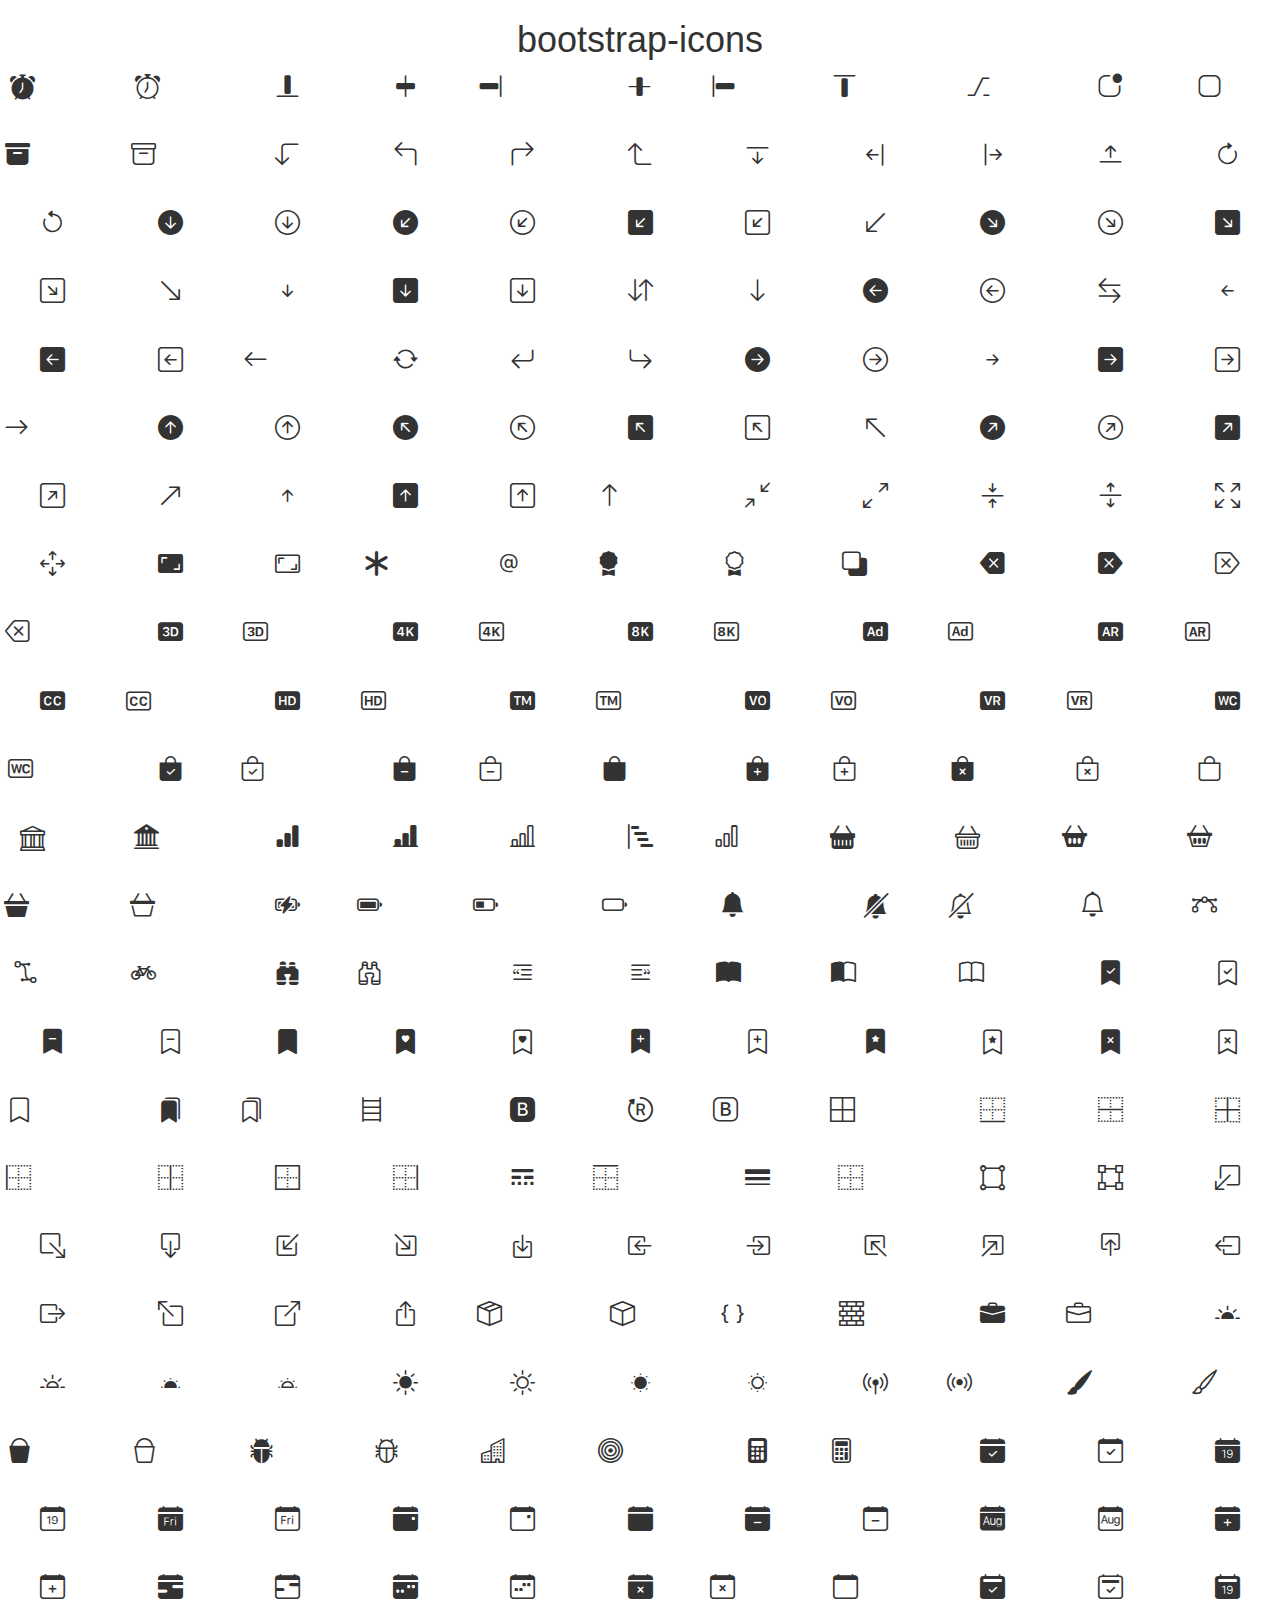
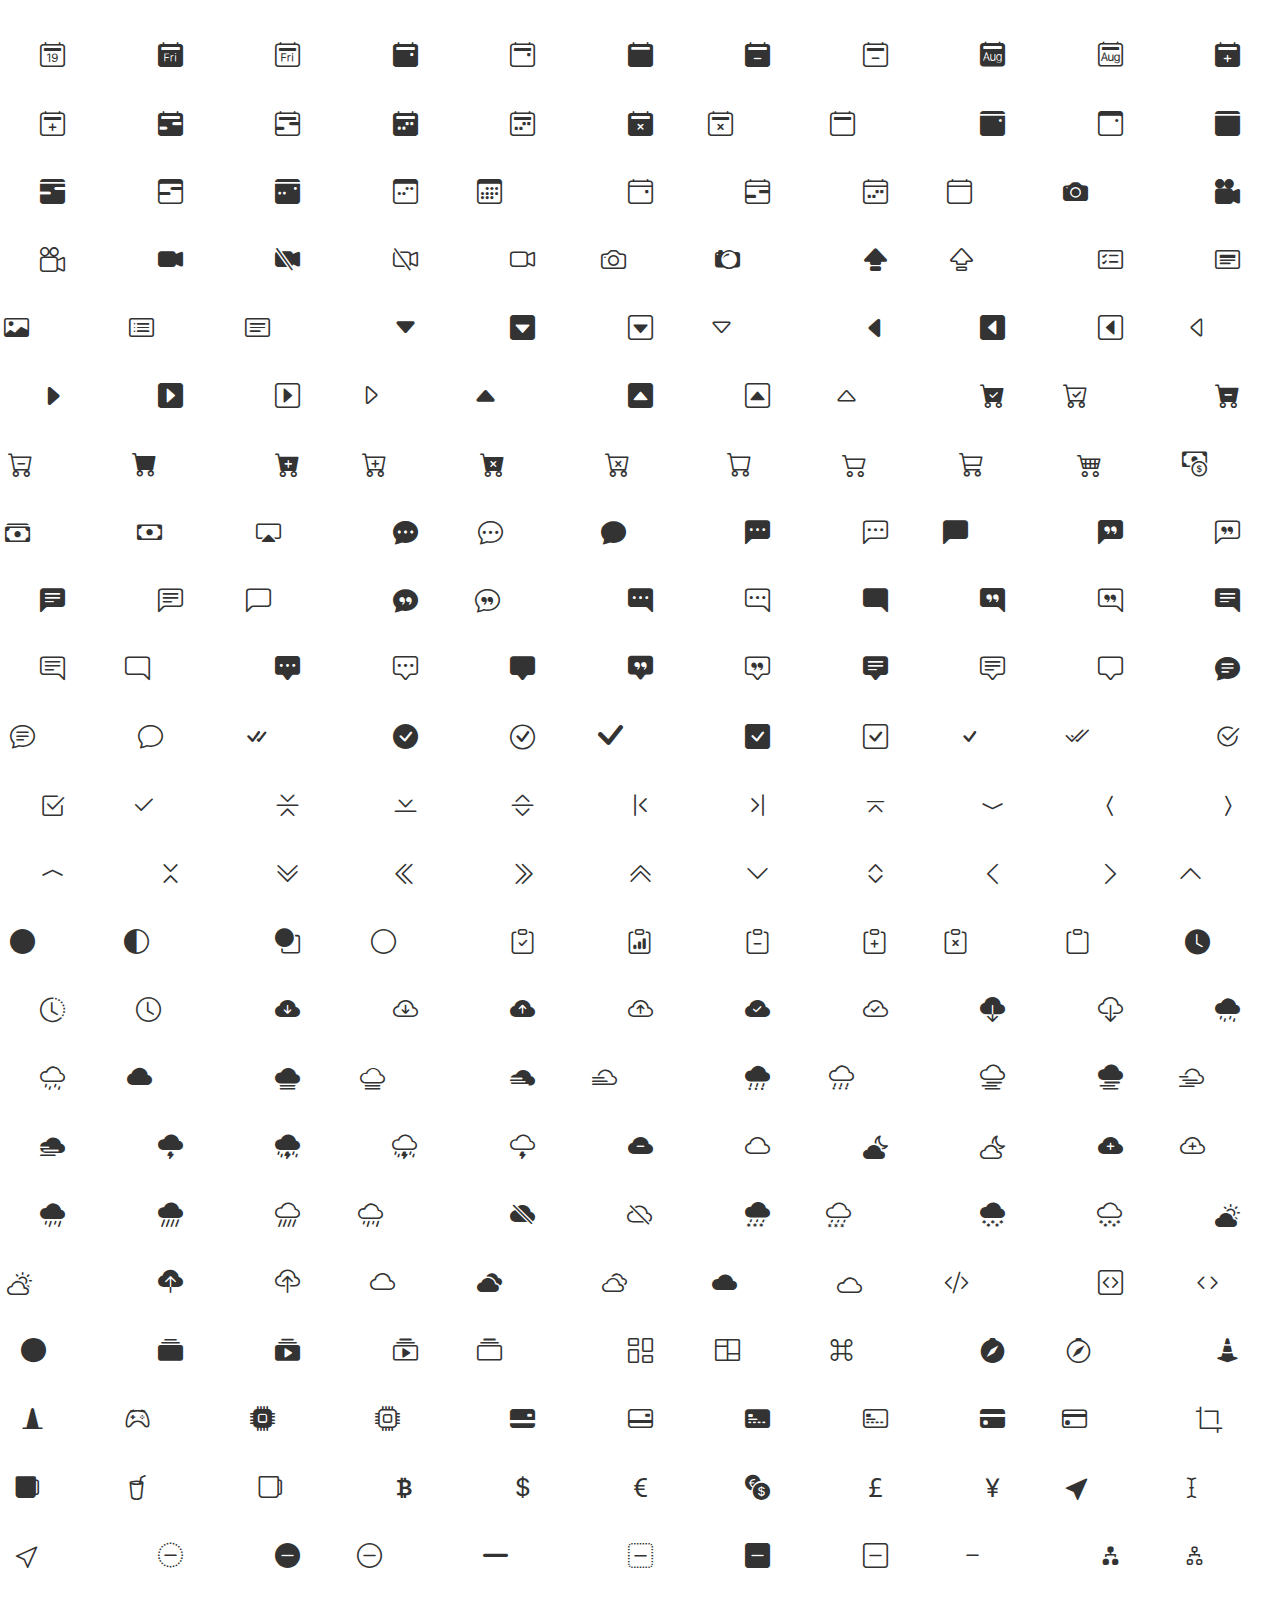
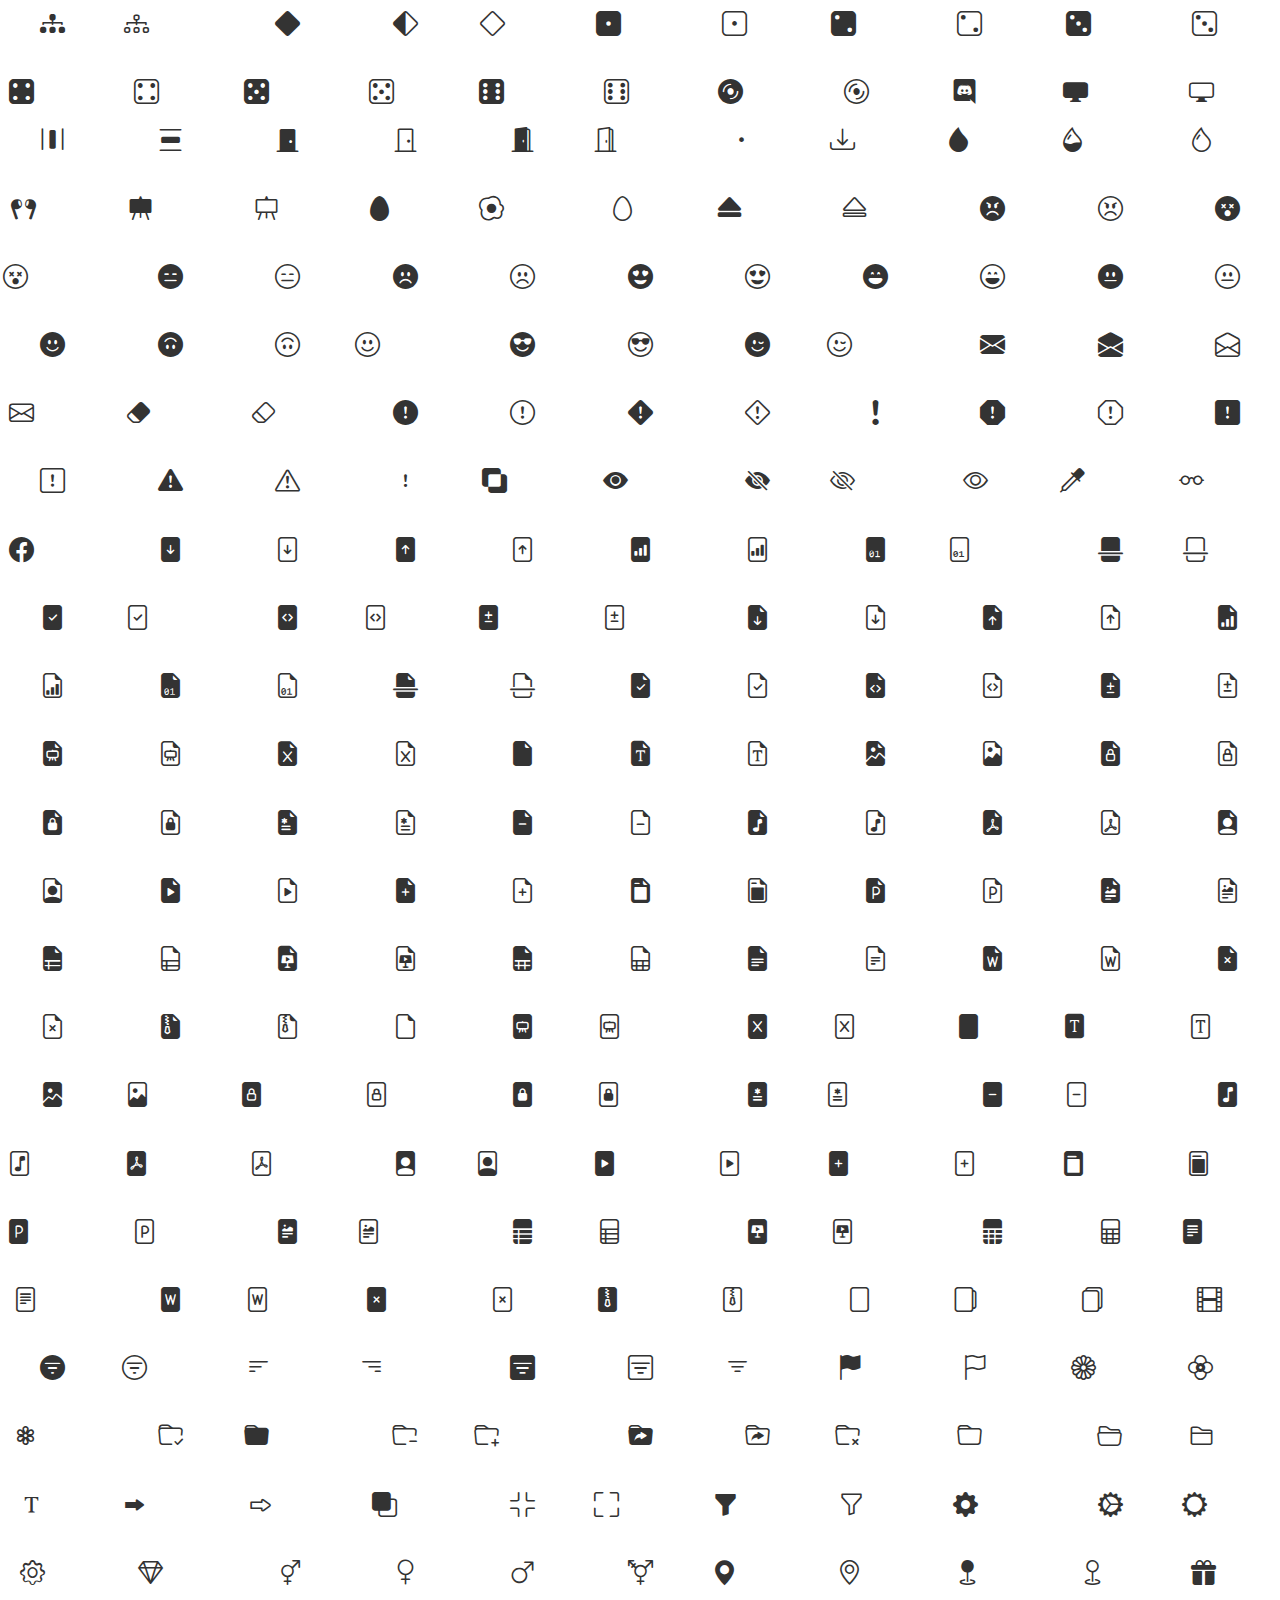
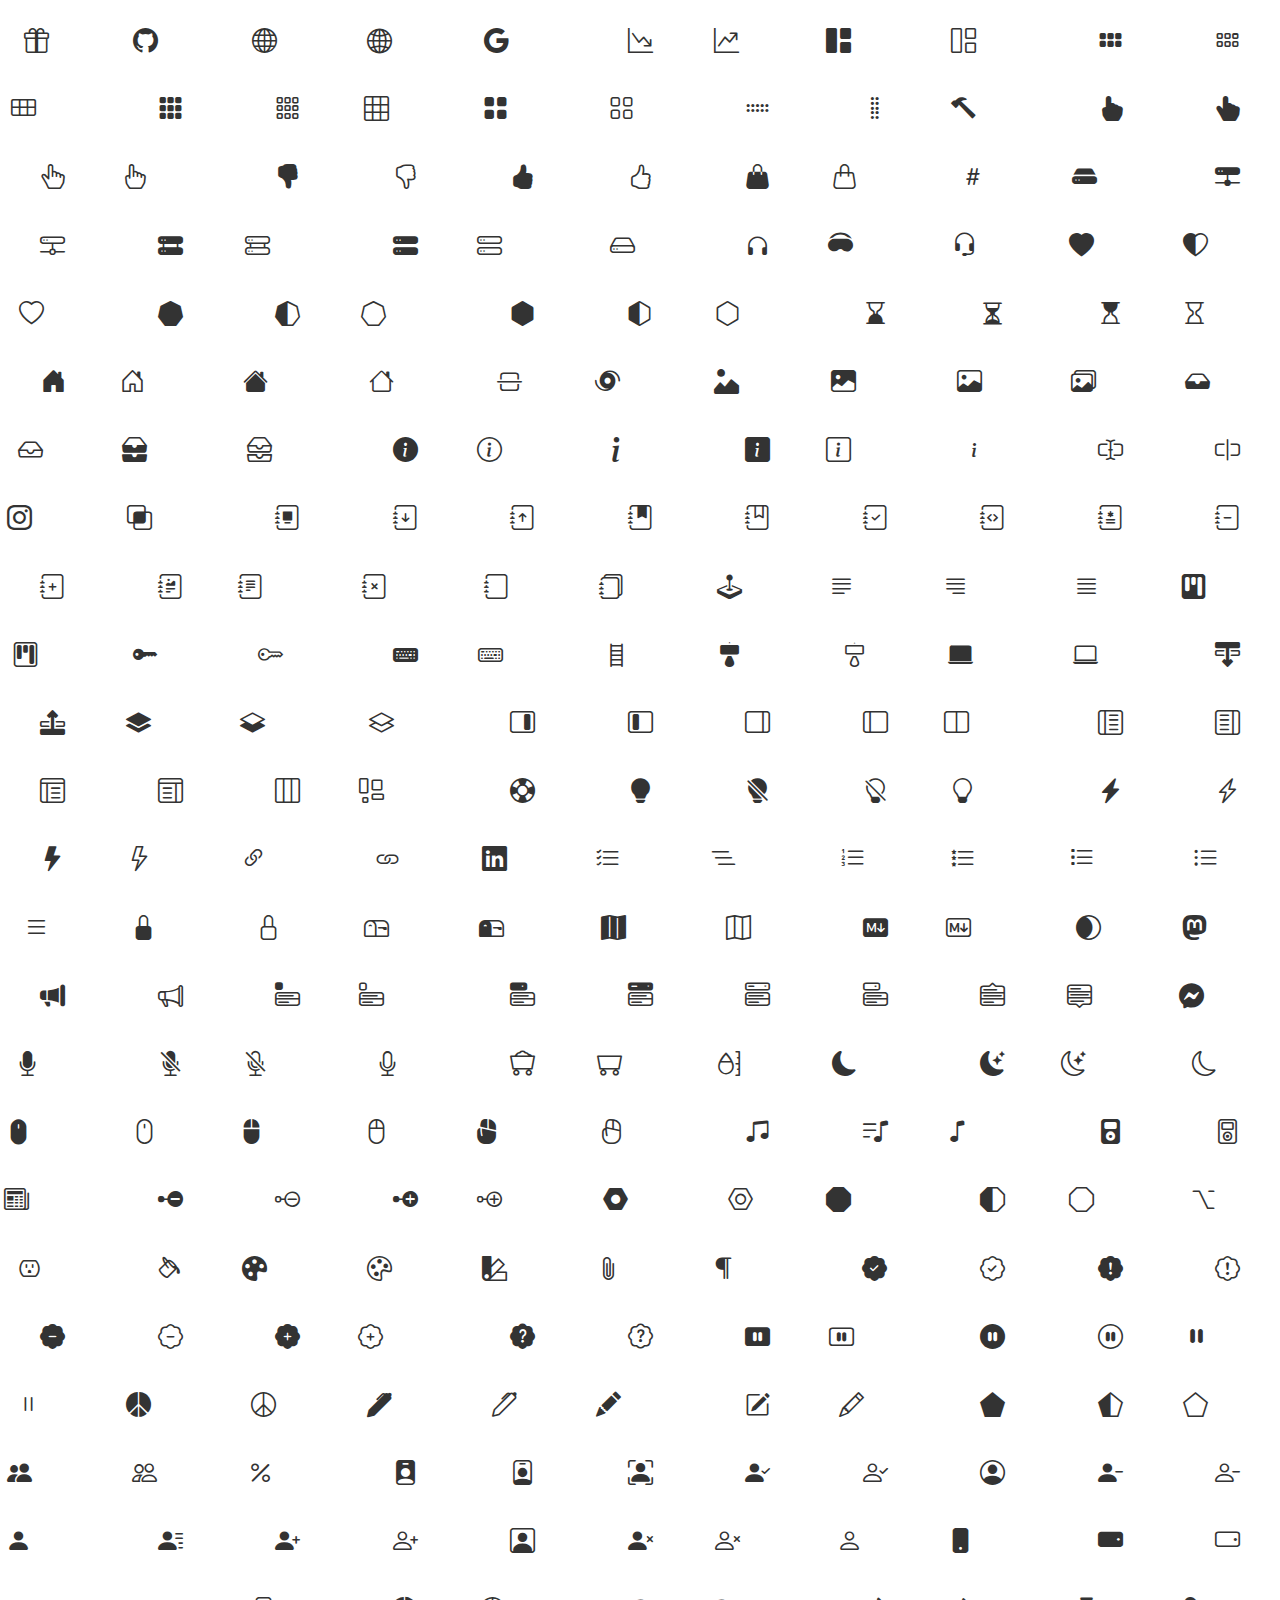
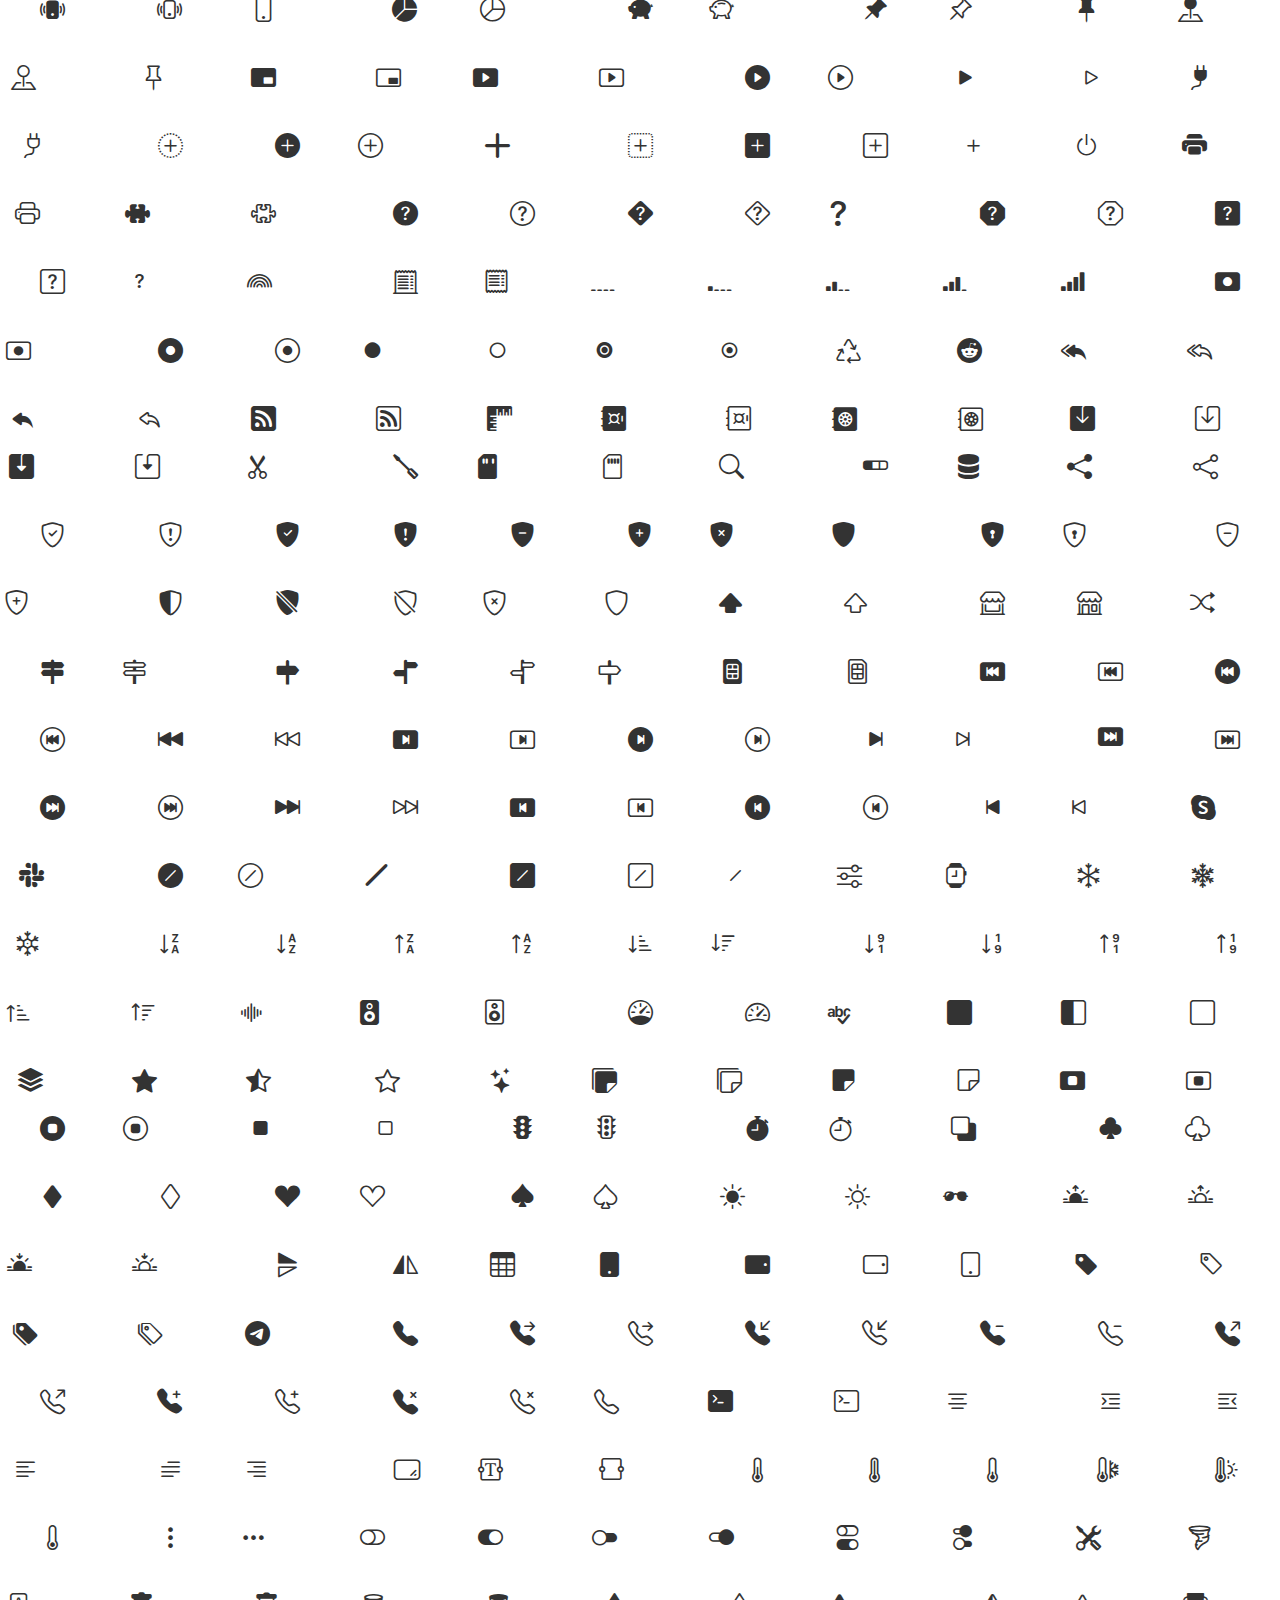
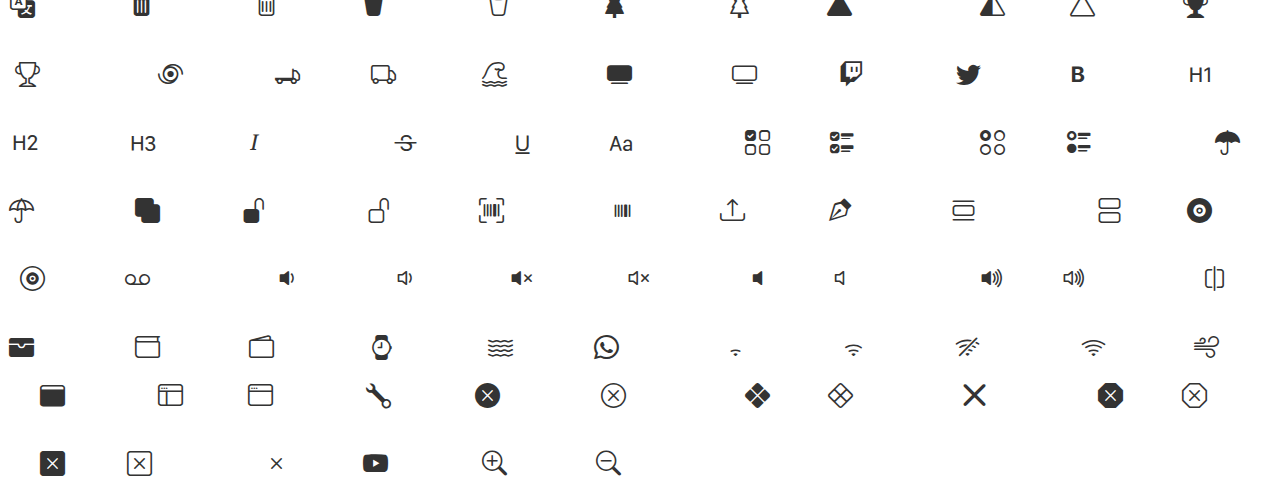
<file: assets/vendor/bootstrap-icons/index.html>
<!doctype html>
<html lang="en">
<head>
  <meta charset="utf-8">
  <title>bootstrap-icons</title>

  <style>
    .icons {
      display: grid;
      max-width: 100%;
      grid-template-columns: repeat(auto-fit, minmax(100px, 1fr) );
      gap: 1.25rem;
    }
    .icon {
      background-color: var(--bs-light);
      border-radius: .25rem;
    }
    .bi {
      margin: .25rem;
      font-size: 2.5rem;
    }
    .label {
      font-family: var(--bs-font-monospace);
    }
    .label {
      display: inline-block;
      width: 100%;
      overflow: hidden;
      padding: .25rem;
      font-size: .625rem;
      text-overflow: ellipsis;
      white-space: nowrap;
    }
  </style>

  <link rel="stylesheet" href="/assets/css/bootstrap.min.css">
  <link rel="stylesheet" href="bootstrap-icons.css">
</head>
<body class="text-center">

  <h1>bootstrap-icons</h1>

  <div class="icons">
    <div class="icon">
      <i class="bi bi-alarm-fill"></i>
      <div class="label">alarm-fill</div>
    </div>
    <div class="icon">
      <i class="bi bi-alarm"></i>
      <div class="label">alarm</div>
    </div>
    <div class="icon">
      <i class="bi bi-align-bottom"></i>
      <div class="label">align-bottom</div>
    </div>
    <div class="icon">
      <i class="bi bi-align-center"></i>
      <div class="label">align-center</div>
    </div>
    <div class="icon">
      <i class="bi bi-align-end"></i>
      <div class="label">align-end</div>
    </div>
    <div class="icon">
      <i class="bi bi-align-middle"></i>
      <div class="label">align-middle</div>
    </div>
    <div class="icon">
      <i class="bi bi-align-start"></i>
      <div class="label">align-start</div>
    </div>
    <div class="icon">
      <i class="bi bi-align-top"></i>
      <div class="label">align-top</div>
    </div>
    <div class="icon">
      <i class="bi bi-alt"></i>
      <div class="label">alt</div>
    </div>
    <div class="icon">
      <i class="bi bi-app-indicator"></i>
      <div class="label">app-indicator</div>
    </div>
    <div class="icon">
      <i class="bi bi-app"></i>
      <div class="label">app</div>
    </div>
    <div class="icon">
      <i class="bi bi-archive-fill"></i>
      <div class="label">archive-fill</div>
    </div>
    <div class="icon">
      <i class="bi bi-archive"></i>
      <div class="label">archive</div>
    </div>
    <div class="icon">
      <i class="bi bi-arrow-90deg-down"></i>
      <div class="label">arrow-90deg-down</div>
    </div>
    <div class="icon">
      <i class="bi bi-arrow-90deg-left"></i>
      <div class="label">arrow-90deg-left</div>
    </div>
    <div class="icon">
      <i class="bi bi-arrow-90deg-right"></i>
      <div class="label">arrow-90deg-right</div>
    </div>
    <div class="icon">
      <i class="bi bi-arrow-90deg-up"></i>
      <div class="label">arrow-90deg-up</div>
    </div>
    <div class="icon">
      <i class="bi bi-arrow-bar-down"></i>
      <div class="label">arrow-bar-down</div>
    </div>
    <div class="icon">
      <i class="bi bi-arrow-bar-left"></i>
      <div class="label">arrow-bar-left</div>
    </div>
    <div class="icon">
      <i class="bi bi-arrow-bar-right"></i>
      <div class="label">arrow-bar-right</div>
    </div>
    <div class="icon">
      <i class="bi bi-arrow-bar-up"></i>
      <div class="label">arrow-bar-up</div>
    </div>
    <div class="icon">
      <i class="bi bi-arrow-clockwise"></i>
      <div class="label">arrow-clockwise</div>
    </div>
    <div class="icon">
      <i class="bi bi-arrow-counterclockwise"></i>
      <div class="label">arrow-counterclockwise</div>
    </div>
    <div class="icon">
      <i class="bi bi-arrow-down-circle-fill"></i>
      <div class="label">arrow-down-circle-fill</div>
    </div>
    <div class="icon">
      <i class="bi bi-arrow-down-circle"></i>
      <div class="label">arrow-down-circle</div>
    </div>
    <div class="icon">
      <i class="bi bi-arrow-down-left-circle-fill"></i>
      <div class="label">arrow-down-left-circle-fill</div>
    </div>
    <div class="icon">
      <i class="bi bi-arrow-down-left-circle"></i>
      <div class="label">arrow-down-left-circle</div>
    </div>
    <div class="icon">
      <i class="bi bi-arrow-down-left-square-fill"></i>
      <div class="label">arrow-down-left-square-fill</div>
    </div>
    <div class="icon">
      <i class="bi bi-arrow-down-left-square"></i>
      <div class="label">arrow-down-left-square</div>
    </div>
    <div class="icon">
      <i class="bi bi-arrow-down-left"></i>
      <div class="label">arrow-down-left</div>
    </div>
    <div class="icon">
      <i class="bi bi-arrow-down-right-circle-fill"></i>
      <div class="label">arrow-down-right-circle-fill</div>
    </div>
    <div class="icon">
      <i class="bi bi-arrow-down-right-circle"></i>
      <div class="label">arrow-down-right-circle</div>
    </div>
    <div class="icon">
      <i class="bi bi-arrow-down-right-square-fill"></i>
      <div class="label">arrow-down-right-square-fill</div>
    </div>
    <div class="icon">
      <i class="bi bi-arrow-down-right-square"></i>
      <div class="label">arrow-down-right-square</div>
    </div>
    <div class="icon">
      <i class="bi bi-arrow-down-right"></i>
      <div class="label">arrow-down-right</div>
    </div>
    <div class="icon">
      <i class="bi bi-arrow-down-short"></i>
      <div class="label">arrow-down-short</div>
    </div>
    <div class="icon">
      <i class="bi bi-arrow-down-square-fill"></i>
      <div class="label">arrow-down-square-fill</div>
    </div>
    <div class="icon">
      <i class="bi bi-arrow-down-square"></i>
      <div class="label">arrow-down-square</div>
    </div>
    <div class="icon">
      <i class="bi bi-arrow-down-up"></i>
      <div class="label">arrow-down-up</div>
    </div>
    <div class="icon">
      <i class="bi bi-arrow-down"></i>
      <div class="label">arrow-down</div>
    </div>
    <div class="icon">
      <i class="bi bi-arrow-left-circle-fill"></i>
      <div class="label">arrow-left-circle-fill</div>
    </div>
    <div class="icon">
      <i class="bi bi-arrow-left-circle"></i>
      <div class="label">arrow-left-circle</div>
    </div>
    <div class="icon">
      <i class="bi bi-arrow-left-right"></i>
      <div class="label">arrow-left-right</div>
    </div>
    <div class="icon">
      <i class="bi bi-arrow-left-short"></i>
      <div class="label">arrow-left-short</div>
    </div>
    <div class="icon">
      <i class="bi bi-arrow-left-square-fill"></i>
      <div class="label">arrow-left-square-fill</div>
    </div>
    <div class="icon">
      <i class="bi bi-arrow-left-square"></i>
      <div class="label">arrow-left-square</div>
    </div>
    <div class="icon">
      <i class="bi bi-arrow-left"></i>
      <div class="label">arrow-left</div>
    </div>
    <div class="icon">
      <i class="bi bi-arrow-repeat"></i>
      <div class="label">arrow-repeat</div>
    </div>
    <div class="icon">
      <i class="bi bi-arrow-return-left"></i>
      <div class="label">arrow-return-left</div>
    </div>
    <div class="icon">
      <i class="bi bi-arrow-return-right"></i>
      <div class="label">arrow-return-right</div>
    </div>
    <div class="icon">
      <i class="bi bi-arrow-right-circle-fill"></i>
      <div class="label">arrow-right-circle-fill</div>
    </div>
    <div class="icon">
      <i class="bi bi-arrow-right-circle"></i>
      <div class="label">arrow-right-circle</div>
    </div>
    <div class="icon">
      <i class="bi bi-arrow-right-short"></i>
      <div class="label">arrow-right-short</div>
    </div>
    <div class="icon">
      <i class="bi bi-arrow-right-square-fill"></i>
      <div class="label">arrow-right-square-fill</div>
    </div>
    <div class="icon">
      <i class="bi bi-arrow-right-square"></i>
      <div class="label">arrow-right-square</div>
    </div>
    <div class="icon">
      <i class="bi bi-arrow-right"></i>
      <div class="label">arrow-right</div>
    </div>
    <div class="icon">
      <i class="bi bi-arrow-up-circle-fill"></i>
      <div class="label">arrow-up-circle-fill</div>
    </div>
    <div class="icon">
      <i class="bi bi-arrow-up-circle"></i>
      <div class="label">arrow-up-circle</div>
    </div>
    <div class="icon">
      <i class="bi bi-arrow-up-left-circle-fill"></i>
      <div class="label">arrow-up-left-circle-fill</div>
    </div>
    <div class="icon">
      <i class="bi bi-arrow-up-left-circle"></i>
      <div class="label">arrow-up-left-circle</div>
    </div>
    <div class="icon">
      <i class="bi bi-arrow-up-left-square-fill"></i>
      <div class="label">arrow-up-left-square-fill</div>
    </div>
    <div class="icon">
      <i class="bi bi-arrow-up-left-square"></i>
      <div class="label">arrow-up-left-square</div>
    </div>
    <div class="icon">
      <i class="bi bi-arrow-up-left"></i>
      <div class="label">arrow-up-left</div>
    </div>
    <div class="icon">
      <i class="bi bi-arrow-up-right-circle-fill"></i>
      <div class="label">arrow-up-right-circle-fill</div>
    </div>
    <div class="icon">
      <i class="bi bi-arrow-up-right-circle"></i>
      <div class="label">arrow-up-right-circle</div>
    </div>
    <div class="icon">
      <i class="bi bi-arrow-up-right-square-fill"></i>
      <div class="label">arrow-up-right-square-fill</div>
    </div>
    <div class="icon">
      <i class="bi bi-arrow-up-right-square"></i>
      <div class="label">arrow-up-right-square</div>
    </div>
    <div class="icon">
      <i class="bi bi-arrow-up-right"></i>
      <div class="label">arrow-up-right</div>
    </div>
    <div class="icon">
      <i class="bi bi-arrow-up-short"></i>
      <div class="label">arrow-up-short</div>
    </div>
    <div class="icon">
      <i class="bi bi-arrow-up-square-fill"></i>
      <div class="label">arrow-up-square-fill</div>
    </div>
    <div class="icon">
      <i class="bi bi-arrow-up-square"></i>
      <div class="label">arrow-up-square</div>
    </div>
    <div class="icon">
      <i class="bi bi-arrow-up"></i>
      <div class="label">arrow-up</div>
    </div>
    <div class="icon">
      <i class="bi bi-arrows-angle-contract"></i>
      <div class="label">arrows-angle-contract</div>
    </div>
    <div class="icon">
      <i class="bi bi-arrows-angle-expand"></i>
      <div class="label">arrows-angle-expand</div>
    </div>
    <div class="icon">
      <i class="bi bi-arrows-collapse"></i>
      <div class="label">arrows-collapse</div>
    </div>
    <div class="icon">
      <i class="bi bi-arrows-expand"></i>
      <div class="label">arrows-expand</div>
    </div>
    <div class="icon">
      <i class="bi bi-arrows-fullscreen"></i>
      <div class="label">arrows-fullscreen</div>
    </div>
    <div class="icon">
      <i class="bi bi-arrows-move"></i>
      <div class="label">arrows-move</div>
    </div>
    <div class="icon">
      <i class="bi bi-aspect-ratio-fill"></i>
      <div class="label">aspect-ratio-fill</div>
    </div>
    <div class="icon">
      <i class="bi bi-aspect-ratio"></i>
      <div class="label">aspect-ratio</div>
    </div>
    <div class="icon">
      <i class="bi bi-asterisk"></i>
      <div class="label">asterisk</div>
    </div>
    <div class="icon">
      <i class="bi bi-at"></i>
      <div class="label">at</div>
    </div>
    <div class="icon">
      <i class="bi bi-award-fill"></i>
      <div class="label">award-fill</div>
    </div>
    <div class="icon">
      <i class="bi bi-award"></i>
      <div class="label">award</div>
    </div>
    <div class="icon">
      <i class="bi bi-back"></i>
      <div class="label">back</div>
    </div>
    <div class="icon">
      <i class="bi bi-backspace-fill"></i>
      <div class="label">backspace-fill</div>
    </div>
    <div class="icon">
      <i class="bi bi-backspace-reverse-fill"></i>
      <div class="label">backspace-reverse-fill</div>
    </div>
    <div class="icon">
      <i class="bi bi-backspace-reverse"></i>
      <div class="label">backspace-reverse</div>
    </div>
    <div class="icon">
      <i class="bi bi-backspace"></i>
      <div class="label">backspace</div>
    </div>
    <div class="icon">
      <i class="bi bi-badge-3d-fill"></i>
      <div class="label">badge-3d-fill</div>
    </div>
    <div class="icon">
      <i class="bi bi-badge-3d"></i>
      <div class="label">badge-3d</div>
    </div>
    <div class="icon">
      <i class="bi bi-badge-4k-fill"></i>
      <div class="label">badge-4k-fill</div>
    </div>
    <div class="icon">
      <i class="bi bi-badge-4k"></i>
      <div class="label">badge-4k</div>
    </div>
    <div class="icon">
      <i class="bi bi-badge-8k-fill"></i>
      <div class="label">badge-8k-fill</div>
    </div>
    <div class="icon">
      <i class="bi bi-badge-8k"></i>
      <div class="label">badge-8k</div>
    </div>
    <div class="icon">
      <i class="bi bi-badge-ad-fill"></i>
      <div class="label">badge-ad-fill</div>
    </div>
    <div class="icon">
      <i class="bi bi-badge-ad"></i>
      <div class="label">badge-ad</div>
    </div>
    <div class="icon">
      <i class="bi bi-badge-ar-fill"></i>
      <div class="label">badge-ar-fill</div>
    </div>
    <div class="icon">
      <i class="bi bi-badge-ar"></i>
      <div class="label">badge-ar</div>
    </div>
    <div class="icon">
      <i class="bi bi-badge-cc-fill"></i>
      <div class="label">badge-cc-fill</div>
    </div>
    <div class="icon">
      <i class="bi bi-badge-cc"></i>
      <div class="label">badge-cc</div>
    </div>
    <div class="icon">
      <i class="bi bi-badge-hd-fill"></i>
      <div class="label">badge-hd-fill</div>
    </div>
    <div class="icon">
      <i class="bi bi-badge-hd"></i>
      <div class="label">badge-hd</div>
    </div>
    <div class="icon">
      <i class="bi bi-badge-tm-fill"></i>
      <div class="label">badge-tm-fill</div>
    </div>
    <div class="icon">
      <i class="bi bi-badge-tm"></i>
      <div class="label">badge-tm</div>
    </div>
    <div class="icon">
      <i class="bi bi-badge-vo-fill"></i>
      <div class="label">badge-vo-fill</div>
    </div>
    <div class="icon">
      <i class="bi bi-badge-vo"></i>
      <div class="label">badge-vo</div>
    </div>
    <div class="icon">
      <i class="bi bi-badge-vr-fill"></i>
      <div class="label">badge-vr-fill</div>
    </div>
    <div class="icon">
      <i class="bi bi-badge-vr"></i>
      <div class="label">badge-vr</div>
    </div>
    <div class="icon">
      <i class="bi bi-badge-wc-fill"></i>
      <div class="label">badge-wc-fill</div>
    </div>
    <div class="icon">
      <i class="bi bi-badge-wc"></i>
      <div class="label">badge-wc</div>
    </div>
    <div class="icon">
      <i class="bi bi-bag-check-fill"></i>
      <div class="label">bag-check-fill</div>
    </div>
    <div class="icon">
      <i class="bi bi-bag-check"></i>
      <div class="label">bag-check</div>
    </div>
    <div class="icon">
      <i class="bi bi-bag-dash-fill"></i>
      <div class="label">bag-dash-fill</div>
    </div>
    <div class="icon">
      <i class="bi bi-bag-dash"></i>
      <div class="label">bag-dash</div>
    </div>
    <div class="icon">
      <i class="bi bi-bag-fill"></i>
      <div class="label">bag-fill</div>
    </div>
    <div class="icon">
      <i class="bi bi-bag-plus-fill"></i>
      <div class="label">bag-plus-fill</div>
    </div>
    <div class="icon">
      <i class="bi bi-bag-plus"></i>
      <div class="label">bag-plus</div>
    </div>
    <div class="icon">
      <i class="bi bi-bag-x-fill"></i>
      <div class="label">bag-x-fill</div>
    </div>
    <div class="icon">
      <i class="bi bi-bag-x"></i>
      <div class="label">bag-x</div>
    </div>
    <div class="icon">
      <i class="bi bi-bag"></i>
      <div class="label">bag</div>
    </div>
    <div class="icon">
      <i class="bi bi-bank"></i>
      <div class="label">bank</div>
    </div>
    <div class="icon">
      <i class="bi bi-bank2"></i>
      <div class="label">bank2</div>
    </div>
    <div class="icon">
      <i class="bi bi-bar-chart-fill"></i>
      <div class="label">bar-chart-fill</div>
    </div>
    <div class="icon">
      <i class="bi bi-bar-chart-line-fill"></i>
      <div class="label">bar-chart-line-fill</div>
    </div>
    <div class="icon">
      <i class="bi bi-bar-chart-line"></i>
      <div class="label">bar-chart-line</div>
    </div>
    <div class="icon">
      <i class="bi bi-bar-chart-steps"></i>
      <div class="label">bar-chart-steps</div>
    </div>
    <div class="icon">
      <i class="bi bi-bar-chart"></i>
      <div class="label">bar-chart</div>
    </div>
    <div class="icon">
      <i class="bi bi-basket-fill"></i>
      <div class="label">basket-fill</div>
    </div>
    <div class="icon">
      <i class="bi bi-basket"></i>
      <div class="label">basket</div>
    </div>
    <div class="icon">
      <i class="bi bi-basket2-fill"></i>
      <div class="label">basket2-fill</div>
    </div>
    <div class="icon">
      <i class="bi bi-basket2"></i>
      <div class="label">basket2</div>
    </div>
    <div class="icon">
      <i class="bi bi-basket3-fill"></i>
      <div class="label">basket3-fill</div>
    </div>
    <div class="icon">
      <i class="bi bi-basket3"></i>
      <div class="label">basket3</div>
    </div>
    <div class="icon">
      <i class="bi bi-battery-charging"></i>
      <div class="label">battery-charging</div>
    </div>
    <div class="icon">
      <i class="bi bi-battery-full"></i>
      <div class="label">battery-full</div>
    </div>
    <div class="icon">
      <i class="bi bi-battery-half"></i>
      <div class="label">battery-half</div>
    </div>
    <div class="icon">
      <i class="bi bi-battery"></i>
      <div class="label">battery</div>
    </div>
    <div class="icon">
      <i class="bi bi-bell-fill"></i>
      <div class="label">bell-fill</div>
    </div>
    <div class="icon">
      <i class="bi bi-bell-slash-fill"></i>
      <div class="label">bell-slash-fill</div>
    </div>
    <div class="icon">
      <i class="bi bi-bell-slash"></i>
      <div class="label">bell-slash</div>
    </div>
    <div class="icon">
      <i class="bi bi-bell"></i>
      <div class="label">bell</div>
    </div>
    <div class="icon">
      <i class="bi bi-bezier"></i>
      <div class="label">bezier</div>
    </div>
    <div class="icon">
      <i class="bi bi-bezier2"></i>
      <div class="label">bezier2</div>
    </div>
    <div class="icon">
      <i class="bi bi-bicycle"></i>
      <div class="label">bicycle</div>
    </div>
    <div class="icon">
      <i class="bi bi-binoculars-fill"></i>
      <div class="label">binoculars-fill</div>
    </div>
    <div class="icon">
      <i class="bi bi-binoculars"></i>
      <div class="label">binoculars</div>
    </div>
    <div class="icon">
      <i class="bi bi-blockquote-left"></i>
      <div class="label">blockquote-left</div>
    </div>
    <div class="icon">
      <i class="bi bi-blockquote-right"></i>
      <div class="label">blockquote-right</div>
    </div>
    <div class="icon">
      <i class="bi bi-book-fill"></i>
      <div class="label">book-fill</div>
    </div>
    <div class="icon">
      <i class="bi bi-book-half"></i>
      <div class="label">book-half</div>
    </div>
    <div class="icon">
      <i class="bi bi-book"></i>
      <div class="label">book</div>
    </div>
    <div class="icon">
      <i class="bi bi-bookmark-check-fill"></i>
      <div class="label">bookmark-check-fill</div>
    </div>
    <div class="icon">
      <i class="bi bi-bookmark-check"></i>
      <div class="label">bookmark-check</div>
    </div>
    <div class="icon">
      <i class="bi bi-bookmark-dash-fill"></i>
      <div class="label">bookmark-dash-fill</div>
    </div>
    <div class="icon">
      <i class="bi bi-bookmark-dash"></i>
      <div class="label">bookmark-dash</div>
    </div>
    <div class="icon">
      <i class="bi bi-bookmark-fill"></i>
      <div class="label">bookmark-fill</div>
    </div>
    <div class="icon">
      <i class="bi bi-bookmark-heart-fill"></i>
      <div class="label">bookmark-heart-fill</div>
    </div>
    <div class="icon">
      <i class="bi bi-bookmark-heart"></i>
      <div class="label">bookmark-heart</div>
    </div>
    <div class="icon">
      <i class="bi bi-bookmark-plus-fill"></i>
      <div class="label">bookmark-plus-fill</div>
    </div>
    <div class="icon">
      <i class="bi bi-bookmark-plus"></i>
      <div class="label">bookmark-plus</div>
    </div>
    <div class="icon">
      <i class="bi bi-bookmark-star-fill"></i>
      <div class="label">bookmark-star-fill</div>
    </div>
    <div class="icon">
      <i class="bi bi-bookmark-star"></i>
      <div class="label">bookmark-star</div>
    </div>
    <div class="icon">
      <i class="bi bi-bookmark-x-fill"></i>
      <div class="label">bookmark-x-fill</div>
    </div>
    <div class="icon">
      <i class="bi bi-bookmark-x"></i>
      <div class="label">bookmark-x</div>
    </div>
    <div class="icon">
      <i class="bi bi-bookmark"></i>
      <div class="label">bookmark</div>
    </div>
    <div class="icon">
      <i class="bi bi-bookmarks-fill"></i>
      <div class="label">bookmarks-fill</div>
    </div>
    <div class="icon">
      <i class="bi bi-bookmarks"></i>
      <div class="label">bookmarks</div>
    </div>
    <div class="icon">
      <i class="bi bi-bookshelf"></i>
      <div class="label">bookshelf</div>
    </div>
    <div class="icon">
      <i class="bi bi-bootstrap-fill"></i>
      <div class="label">bootstrap-fill</div>
    </div>
    <div class="icon">
      <i class="bi bi-bootstrap-reboot"></i>
      <div class="label">bootstrap-reboot</div>
    </div>
    <div class="icon">
      <i class="bi bi-bootstrap"></i>
      <div class="label">bootstrap</div>
    </div>
    <div class="icon">
      <i class="bi bi-border-all"></i>
      <div class="label">border-all</div>
    </div>
    <div class="icon">
      <i class="bi bi-border-bottom"></i>
      <div class="label">border-bottom</div>
    </div>
    <div class="icon">
      <i class="bi bi-border-center"></i>
      <div class="label">border-center</div>
    </div>
    <div class="icon">
      <i class="bi bi-border-inner"></i>
      <div class="label">border-inner</div>
    </div>
    <div class="icon">
      <i class="bi bi-border-left"></i>
      <div class="label">border-left</div>
    </div>
    <div class="icon">
      <i class="bi bi-border-middle"></i>
      <div class="label">border-middle</div>
    </div>
    <div class="icon">
      <i class="bi bi-border-outer"></i>
      <div class="label">border-outer</div>
    </div>
    <div class="icon">
      <i class="bi bi-border-right"></i>
      <div class="label">border-right</div>
    </div>
    <div class="icon">
      <i class="bi bi-border-style"></i>
      <div class="label">border-style</div>
    </div>
    <div class="icon">
      <i class="bi bi-border-top"></i>
      <div class="label">border-top</div>
    </div>
    <div class="icon">
      <i class="bi bi-border-width"></i>
      <div class="label">border-width</div>
    </div>
    <div class="icon">
      <i class="bi bi-border"></i>
      <div class="label">border</div>
    </div>
    <div class="icon">
      <i class="bi bi-bounding-box-circles"></i>
      <div class="label">bounding-box-circles</div>
    </div>
    <div class="icon">
      <i class="bi bi-bounding-box"></i>
      <div class="label">bounding-box</div>
    </div>
    <div class="icon">
      <i class="bi bi-box-arrow-down-left"></i>
      <div class="label">box-arrow-down-left</div>
    </div>
    <div class="icon">
      <i class="bi bi-box-arrow-down-right"></i>
      <div class="label">box-arrow-down-right</div>
    </div>
    <div class="icon">
      <i class="bi bi-box-arrow-down"></i>
      <div class="label">box-arrow-down</div>
    </div>
    <div class="icon">
      <i class="bi bi-box-arrow-in-down-left"></i>
      <div class="label">box-arrow-in-down-left</div>
    </div>
    <div class="icon">
      <i class="bi bi-box-arrow-in-down-right"></i>
      <div class="label">box-arrow-in-down-right</div>
    </div>
    <div class="icon">
      <i class="bi bi-box-arrow-in-down"></i>
      <div class="label">box-arrow-in-down</div>
    </div>
    <div class="icon">
      <i class="bi bi-box-arrow-in-left"></i>
      <div class="label">box-arrow-in-left</div>
    </div>
    <div class="icon">
      <i class="bi bi-box-arrow-in-right"></i>
      <div class="label">box-arrow-in-right</div>
    </div>
    <div class="icon">
      <i class="bi bi-box-arrow-in-up-left"></i>
      <div class="label">box-arrow-in-up-left</div>
    </div>
    <div class="icon">
      <i class="bi bi-box-arrow-in-up-right"></i>
      <div class="label">box-arrow-in-up-right</div>
    </div>
    <div class="icon">
      <i class="bi bi-box-arrow-in-up"></i>
      <div class="label">box-arrow-in-up</div>
    </div>
    <div class="icon">
      <i class="bi bi-box-arrow-left"></i>
      <div class="label">box-arrow-left</div>
    </div>
    <div class="icon">
      <i class="bi bi-box-arrow-right"></i>
      <div class="label">box-arrow-right</div>
    </div>
    <div class="icon">
      <i class="bi bi-box-arrow-up-left"></i>
      <div class="label">box-arrow-up-left</div>
    </div>
    <div class="icon">
      <i class="bi bi-box-arrow-up-right"></i>
      <div class="label">box-arrow-up-right</div>
    </div>
    <div class="icon">
      <i class="bi bi-box-arrow-up"></i>
      <div class="label">box-arrow-up</div>
    </div>
    <div class="icon">
      <i class="bi bi-box-seam"></i>
      <div class="label">box-seam</div>
    </div>
    <div class="icon">
      <i class="bi bi-box"></i>
      <div class="label">box</div>
    </div>
    <div class="icon">
      <i class="bi bi-braces"></i>
      <div class="label">braces</div>
    </div>
    <div class="icon">
      <i class="bi bi-bricks"></i>
      <div class="label">bricks</div>
    </div>
    <div class="icon">
      <i class="bi bi-briefcase-fill"></i>
      <div class="label">briefcase-fill</div>
    </div>
    <div class="icon">
      <i class="bi bi-briefcase"></i>
      <div class="label">briefcase</div>
    </div>
    <div class="icon">
      <i class="bi bi-brightness-alt-high-fill"></i>
      <div class="label">brightness-alt-high-fill</div>
    </div>
    <div class="icon">
      <i class="bi bi-brightness-alt-high"></i>
      <div class="label">brightness-alt-high</div>
    </div>
    <div class="icon">
      <i class="bi bi-brightness-alt-low-fill"></i>
      <div class="label">brightness-alt-low-fill</div>
    </div>
    <div class="icon">
      <i class="bi bi-brightness-alt-low"></i>
      <div class="label">brightness-alt-low</div>
    </div>
    <div class="icon">
      <i class="bi bi-brightness-high-fill"></i>
      <div class="label">brightness-high-fill</div>
    </div>
    <div class="icon">
      <i class="bi bi-brightness-high"></i>
      <div class="label">brightness-high</div>
    </div>
    <div class="icon">
      <i class="bi bi-brightness-low-fill"></i>
      <div class="label">brightness-low-fill</div>
    </div>
    <div class="icon">
      <i class="bi bi-brightness-low"></i>
      <div class="label">brightness-low</div>
    </div>
    <div class="icon">
      <i class="bi bi-broadcast-pin"></i>
      <div class="label">broadcast-pin</div>
    </div>
    <div class="icon">
      <i class="bi bi-broadcast"></i>
      <div class="label">broadcast</div>
    </div>
    <div class="icon">
      <i class="bi bi-brush-fill"></i>
      <div class="label">brush-fill</div>
    </div>
    <div class="icon">
      <i class="bi bi-brush"></i>
      <div class="label">brush</div>
    </div>
    <div class="icon">
      <i class="bi bi-bucket-fill"></i>
      <div class="label">bucket-fill</div>
    </div>
    <div class="icon">
      <i class="bi bi-bucket"></i>
      <div class="label">bucket</div>
    </div>
    <div class="icon">
      <i class="bi bi-bug-fill"></i>
      <div class="label">bug-fill</div>
    </div>
    <div class="icon">
      <i class="bi bi-bug"></i>
      <div class="label">bug</div>
    </div>
    <div class="icon">
      <i class="bi bi-building"></i>
      <div class="label">building</div>
    </div>
    <div class="icon">
      <i class="bi bi-bullseye"></i>
      <div class="label">bullseye</div>
    </div>
    <div class="icon">
      <i class="bi bi-calculator-fill"></i>
      <div class="label">calculator-fill</div>
    </div>
    <div class="icon">
      <i class="bi bi-calculator"></i>
      <div class="label">calculator</div>
    </div>
    <div class="icon">
      <i class="bi bi-calendar-check-fill"></i>
      <div class="label">calendar-check-fill</div>
    </div>
    <div class="icon">
      <i class="bi bi-calendar-check"></i>
      <div class="label">calendar-check</div>
    </div>
    <div class="icon">
      <i class="bi bi-calendar-date-fill"></i>
      <div class="label">calendar-date-fill</div>
    </div>
    <div class="icon">
      <i class="bi bi-calendar-date"></i>
      <div class="label">calendar-date</div>
    </div>
    <div class="icon">
      <i class="bi bi-calendar-day-fill"></i>
      <div class="label">calendar-day-fill</div>
    </div>
    <div class="icon">
      <i class="bi bi-calendar-day"></i>
      <div class="label">calendar-day</div>
    </div>
    <div class="icon">
      <i class="bi bi-calendar-event-fill"></i>
      <div class="label">calendar-event-fill</div>
    </div>
    <div class="icon">
      <i class="bi bi-calendar-event"></i>
      <div class="label">calendar-event</div>
    </div>
    <div class="icon">
      <i class="bi bi-calendar-fill"></i>
      <div class="label">calendar-fill</div>
    </div>
    <div class="icon">
      <i class="bi bi-calendar-minus-fill"></i>
      <div class="label">calendar-minus-fill</div>
    </div>
    <div class="icon">
      <i class="bi bi-calendar-minus"></i>
      <div class="label">calendar-minus</div>
    </div>
    <div class="icon">
      <i class="bi bi-calendar-month-fill"></i>
      <div class="label">calendar-month-fill</div>
    </div>
    <div class="icon">
      <i class="bi bi-calendar-month"></i>
      <div class="label">calendar-month</div>
    </div>
    <div class="icon">
      <i class="bi bi-calendar-plus-fill"></i>
      <div class="label">calendar-plus-fill</div>
    </div>
    <div class="icon">
      <i class="bi bi-calendar-plus"></i>
      <div class="label">calendar-plus</div>
    </div>
    <div class="icon">
      <i class="bi bi-calendar-range-fill"></i>
      <div class="label">calendar-range-fill</div>
    </div>
    <div class="icon">
      <i class="bi bi-calendar-range"></i>
      <div class="label">calendar-range</div>
    </div>
    <div class="icon">
      <i class="bi bi-calendar-week-fill"></i>
      <div class="label">calendar-week-fill</div>
    </div>
    <div class="icon">
      <i class="bi bi-calendar-week"></i>
      <div class="label">calendar-week</div>
    </div>
    <div class="icon">
      <i class="bi bi-calendar-x-fill"></i>
      <div class="label">calendar-x-fill</div>
    </div>
    <div class="icon">
      <i class="bi bi-calendar-x"></i>
      <div class="label">calendar-x</div>
    </div>
    <div class="icon">
      <i class="bi bi-calendar"></i>
      <div class="label">calendar</div>
    </div>
    <div class="icon">
      <i class="bi bi-calendar2-check-fill"></i>
      <div class="label">calendar2-check-fill</div>
    </div>
    <div class="icon">
      <i class="bi bi-calendar2-check"></i>
      <div class="label">calendar2-check</div>
    </div>
    <div class="icon">
      <i class="bi bi-calendar2-date-fill"></i>
      <div class="label">calendar2-date-fill</div>
    </div>
    <div class="icon">
      <i class="bi bi-calendar2-date"></i>
      <div class="label">calendar2-date</div>
    </div>
    <div class="icon">
      <i class="bi bi-calendar2-day-fill"></i>
      <div class="label">calendar2-day-fill</div>
    </div>
    <div class="icon">
      <i class="bi bi-calendar2-day"></i>
      <div class="label">calendar2-day</div>
    </div>
    <div class="icon">
      <i class="bi bi-calendar2-event-fill"></i>
      <div class="label">calendar2-event-fill</div>
    </div>
    <div class="icon">
      <i class="bi bi-calendar2-event"></i>
      <div class="label">calendar2-event</div>
    </div>
    <div class="icon">
      <i class="bi bi-calendar2-fill"></i>
      <div class="label">calendar2-fill</div>
    </div>
    <div class="icon">
      <i class="bi bi-calendar2-minus-fill"></i>
      <div class="label">calendar2-minus-fill</div>
    </div>
    <div class="icon">
      <i class="bi bi-calendar2-minus"></i>
      <div class="label">calendar2-minus</div>
    </div>
    <div class="icon">
      <i class="bi bi-calendar2-month-fill"></i>
      <div class="label">calendar2-month-fill</div>
    </div>
    <div class="icon">
      <i class="bi bi-calendar2-month"></i>
      <div class="label">calendar2-month</div>
    </div>
    <div class="icon">
      <i class="bi bi-calendar2-plus-fill"></i>
      <div class="label">calendar2-plus-fill</div>
    </div>
    <div class="icon">
      <i class="bi bi-calendar2-plus"></i>
      <div class="label">calendar2-plus</div>
    </div>
    <div class="icon">
      <i class="bi bi-calendar2-range-fill"></i>
      <div class="label">calendar2-range-fill</div>
    </div>
    <div class="icon">
      <i class="bi bi-calendar2-range"></i>
      <div class="label">calendar2-range</div>
    </div>
    <div class="icon">
      <i class="bi bi-calendar2-week-fill"></i>
      <div class="label">calendar2-week-fill</div>
    </div>
    <div class="icon">
      <i class="bi bi-calendar2-week"></i>
      <div class="label">calendar2-week</div>
    </div>
    <div class="icon">
      <i class="bi bi-calendar2-x-fill"></i>
      <div class="label">calendar2-x-fill</div>
    </div>
    <div class="icon">
      <i class="bi bi-calendar2-x"></i>
      <div class="label">calendar2-x</div>
    </div>
    <div class="icon">
      <i class="bi bi-calendar2"></i>
      <div class="label">calendar2</div>
    </div>
    <div class="icon">
      <i class="bi bi-calendar3-event-fill"></i>
      <div class="label">calendar3-event-fill</div>
    </div>
    <div class="icon">
      <i class="bi bi-calendar3-event"></i>
      <div class="label">calendar3-event</div>
    </div>
    <div class="icon">
      <i class="bi bi-calendar3-fill"></i>
      <div class="label">calendar3-fill</div>
    </div>
    <div class="icon">
      <i class="bi bi-calendar3-range-fill"></i>
      <div class="label">calendar3-range-fill</div>
    </div>
    <div class="icon">
      <i class="bi bi-calendar3-range"></i>
      <div class="label">calendar3-range</div>
    </div>
    <div class="icon">
      <i class="bi bi-calendar3-week-fill"></i>
      <div class="label">calendar3-week-fill</div>
    </div>
    <div class="icon">
      <i class="bi bi-calendar3-week"></i>
      <div class="label">calendar3-week</div>
    </div>
    <div class="icon">
      <i class="bi bi-calendar3"></i>
      <div class="label">calendar3</div>
    </div>
    <div class="icon">
      <i class="bi bi-calendar4-event"></i>
      <div class="label">calendar4-event</div>
    </div>
    <div class="icon">
      <i class="bi bi-calendar4-range"></i>
      <div class="label">calendar4-range</div>
    </div>
    <div class="icon">
      <i class="bi bi-calendar4-week"></i>
      <div class="label">calendar4-week</div>
    </div>
    <div class="icon">
      <i class="bi bi-calendar4"></i>
      <div class="label">calendar4</div>
    </div>
    <div class="icon">
      <i class="bi bi-camera-fill"></i>
      <div class="label">camera-fill</div>
    </div>
    <div class="icon">
      <i class="bi bi-camera-reels-fill"></i>
      <div class="label">camera-reels-fill</div>
    </div>
    <div class="icon">
      <i class="bi bi-camera-reels"></i>
      <div class="label">camera-reels</div>
    </div>
    <div class="icon">
      <i class="bi bi-camera-video-fill"></i>
      <div class="label">camera-video-fill</div>
    </div>
    <div class="icon">
      <i class="bi bi-camera-video-off-fill"></i>
      <div class="label">camera-video-off-fill</div>
    </div>
    <div class="icon">
      <i class="bi bi-camera-video-off"></i>
      <div class="label">camera-video-off</div>
    </div>
    <div class="icon">
      <i class="bi bi-camera-video"></i>
      <div class="label">camera-video</div>
    </div>
    <div class="icon">
      <i class="bi bi-camera"></i>
      <div class="label">camera</div>
    </div>
    <div class="icon">
      <i class="bi bi-camera2"></i>
      <div class="label">camera2</div>
    </div>
    <div class="icon">
      <i class="bi bi-capslock-fill"></i>
      <div class="label">capslock-fill</div>
    </div>
    <div class="icon">
      <i class="bi bi-capslock"></i>
      <div class="label">capslock</div>
    </div>
    <div class="icon">
      <i class="bi bi-card-checklist"></i>
      <div class="label">card-checklist</div>
    </div>
    <div class="icon">
      <i class="bi bi-card-heading"></i>
      <div class="label">card-heading</div>
    </div>
    <div class="icon">
      <i class="bi bi-card-image"></i>
      <div class="label">card-image</div>
    </div>
    <div class="icon">
      <i class="bi bi-card-list"></i>
      <div class="label">card-list</div>
    </div>
    <div class="icon">
      <i class="bi bi-card-text"></i>
      <div class="label">card-text</div>
    </div>
    <div class="icon">
      <i class="bi bi-caret-down-fill"></i>
      <div class="label">caret-down-fill</div>
    </div>
    <div class="icon">
      <i class="bi bi-caret-down-square-fill"></i>
      <div class="label">caret-down-square-fill</div>
    </div>
    <div class="icon">
      <i class="bi bi-caret-down-square"></i>
      <div class="label">caret-down-square</div>
    </div>
    <div class="icon">
      <i class="bi bi-caret-down"></i>
      <div class="label">caret-down</div>
    </div>
    <div class="icon">
      <i class="bi bi-caret-left-fill"></i>
      <div class="label">caret-left-fill</div>
    </div>
    <div class="icon">
      <i class="bi bi-caret-left-square-fill"></i>
      <div class="label">caret-left-square-fill</div>
    </div>
    <div class="icon">
      <i class="bi bi-caret-left-square"></i>
      <div class="label">caret-left-square</div>
    </div>
    <div class="icon">
      <i class="bi bi-caret-left"></i>
      <div class="label">caret-left</div>
    </div>
    <div class="icon">
      <i class="bi bi-caret-right-fill"></i>
      <div class="label">caret-right-fill</div>
    </div>
    <div class="icon">
      <i class="bi bi-caret-right-square-fill"></i>
      <div class="label">caret-right-square-fill</div>
    </div>
    <div class="icon">
      <i class="bi bi-caret-right-square"></i>
      <div class="label">caret-right-square</div>
    </div>
    <div class="icon">
      <i class="bi bi-caret-right"></i>
      <div class="label">caret-right</div>
    </div>
    <div class="icon">
      <i class="bi bi-caret-up-fill"></i>
      <div class="label">caret-up-fill</div>
    </div>
    <div class="icon">
      <i class="bi bi-caret-up-square-fill"></i>
      <div class="label">caret-up-square-fill</div>
    </div>
    <div class="icon">
      <i class="bi bi-caret-up-square"></i>
      <div class="label">caret-up-square</div>
    </div>
    <div class="icon">
      <i class="bi bi-caret-up"></i>
      <div class="label">caret-up</div>
    </div>
    <div class="icon">
      <i class="bi bi-cart-check-fill"></i>
      <div class="label">cart-check-fill</div>
    </div>
    <div class="icon">
      <i class="bi bi-cart-check"></i>
      <div class="label">cart-check</div>
    </div>
    <div class="icon">
      <i class="bi bi-cart-dash-fill"></i>
      <div class="label">cart-dash-fill</div>
    </div>
    <div class="icon">
      <i class="bi bi-cart-dash"></i>
      <div class="label">cart-dash</div>
    </div>
    <div class="icon">
      <i class="bi bi-cart-fill"></i>
      <div class="label">cart-fill</div>
    </div>
    <div class="icon">
      <i class="bi bi-cart-plus-fill"></i>
      <div class="label">cart-plus-fill</div>
    </div>
    <div class="icon">
      <i class="bi bi-cart-plus"></i>
      <div class="label">cart-plus</div>
    </div>
    <div class="icon">
      <i class="bi bi-cart-x-fill"></i>
      <div class="label">cart-x-fill</div>
    </div>
    <div class="icon">
      <i class="bi bi-cart-x"></i>
      <div class="label">cart-x</div>
    </div>
    <div class="icon">
      <i class="bi bi-cart"></i>
      <div class="label">cart</div>
    </div>
    <div class="icon">
      <i class="bi bi-cart2"></i>
      <div class="label">cart2</div>
    </div>
    <div class="icon">
      <i class="bi bi-cart3"></i>
      <div class="label">cart3</div>
    </div>
    <div class="icon">
      <i class="bi bi-cart4"></i>
      <div class="label">cart4</div>
    </div>
    <div class="icon">
      <i class="bi bi-cash-coin"></i>
      <div class="label">cash-coin</div>
    </div>
    <div class="icon">
      <i class="bi bi-cash-stack"></i>
      <div class="label">cash-stack</div>
    </div>
    <div class="icon">
      <i class="bi bi-cash"></i>
      <div class="label">cash</div>
    </div>
    <div class="icon">
      <i class="bi bi-cast"></i>
      <div class="label">cast</div>
    </div>
    <div class="icon">
      <i class="bi bi-chat-dots-fill"></i>
      <div class="label">chat-dots-fill</div>
    </div>
    <div class="icon">
      <i class="bi bi-chat-dots"></i>
      <div class="label">chat-dots</div>
    </div>
    <div class="icon">
      <i class="bi bi-chat-fill"></i>
      <div class="label">chat-fill</div>
    </div>
    <div class="icon">
      <i class="bi bi-chat-left-dots-fill"></i>
      <div class="label">chat-left-dots-fill</div>
    </div>
    <div class="icon">
      <i class="bi bi-chat-left-dots"></i>
      <div class="label">chat-left-dots</div>
    </div>
    <div class="icon">
      <i class="bi bi-chat-left-fill"></i>
      <div class="label">chat-left-fill</div>
    </div>
    <div class="icon">
      <i class="bi bi-chat-left-quote-fill"></i>
      <div class="label">chat-left-quote-fill</div>
    </div>
    <div class="icon">
      <i class="bi bi-chat-left-quote"></i>
      <div class="label">chat-left-quote</div>
    </div>
    <div class="icon">
      <i class="bi bi-chat-left-text-fill"></i>
      <div class="label">chat-left-text-fill</div>
    </div>
    <div class="icon">
      <i class="bi bi-chat-left-text"></i>
      <div class="label">chat-left-text</div>
    </div>
    <div class="icon">
      <i class="bi bi-chat-left"></i>
      <div class="label">chat-left</div>
    </div>
    <div class="icon">
      <i class="bi bi-chat-quote-fill"></i>
      <div class="label">chat-quote-fill</div>
    </div>
    <div class="icon">
      <i class="bi bi-chat-quote"></i>
      <div class="label">chat-quote</div>
    </div>
    <div class="icon">
      <i class="bi bi-chat-right-dots-fill"></i>
      <div class="label">chat-right-dots-fill</div>
    </div>
    <div class="icon">
      <i class="bi bi-chat-right-dots"></i>
      <div class="label">chat-right-dots</div>
    </div>
    <div class="icon">
      <i class="bi bi-chat-right-fill"></i>
      <div class="label">chat-right-fill</div>
    </div>
    <div class="icon">
      <i class="bi bi-chat-right-quote-fill"></i>
      <div class="label">chat-right-quote-fill</div>
    </div>
    <div class="icon">
      <i class="bi bi-chat-right-quote"></i>
      <div class="label">chat-right-quote</div>
    </div>
    <div class="icon">
      <i class="bi bi-chat-right-text-fill"></i>
      <div class="label">chat-right-text-fill</div>
    </div>
    <div class="icon">
      <i class="bi bi-chat-right-text"></i>
      <div class="label">chat-right-text</div>
    </div>
    <div class="icon">
      <i class="bi bi-chat-right"></i>
      <div class="label">chat-right</div>
    </div>
    <div class="icon">
      <i class="bi bi-chat-square-dots-fill"></i>
      <div class="label">chat-square-dots-fill</div>
    </div>
    <div class="icon">
      <i class="bi bi-chat-square-dots"></i>
      <div class="label">chat-square-dots</div>
    </div>
    <div class="icon">
      <i class="bi bi-chat-square-fill"></i>
      <div class="label">chat-square-fill</div>
    </div>
    <div class="icon">
      <i class="bi bi-chat-square-quote-fill"></i>
      <div class="label">chat-square-quote-fill</div>
    </div>
    <div class="icon">
      <i class="bi bi-chat-square-quote"></i>
      <div class="label">chat-square-quote</div>
    </div>
    <div class="icon">
      <i class="bi bi-chat-square-text-fill"></i>
      <div class="label">chat-square-text-fill</div>
    </div>
    <div class="icon">
      <i class="bi bi-chat-square-text"></i>
      <div class="label">chat-square-text</div>
    </div>
    <div class="icon">
      <i class="bi bi-chat-square"></i>
      <div class="label">chat-square</div>
    </div>
    <div class="icon">
      <i class="bi bi-chat-text-fill"></i>
      <div class="label">chat-text-fill</div>
    </div>
    <div class="icon">
      <i class="bi bi-chat-text"></i>
      <div class="label">chat-text</div>
    </div>
    <div class="icon">
      <i class="bi bi-chat"></i>
      <div class="label">chat</div>
    </div>
    <div class="icon">
      <i class="bi bi-check-all"></i>
      <div class="label">check-all</div>
    </div>
    <div class="icon">
      <i class="bi bi-check-circle-fill"></i>
      <div class="label">check-circle-fill</div>
    </div>
    <div class="icon">
      <i class="bi bi-check-circle"></i>
      <div class="label">check-circle</div>
    </div>
    <div class="icon">
      <i class="bi bi-check-lg"></i>
      <div class="label">check-lg</div>
    </div>
    <div class="icon">
      <i class="bi bi-check-square-fill"></i>
      <div class="label">check-square-fill</div>
    </div>
    <div class="icon">
      <i class="bi bi-check-square"></i>
      <div class="label">check-square</div>
    </div>
    <div class="icon">
      <i class="bi bi-check"></i>
      <div class="label">check</div>
    </div>
    <div class="icon">
      <i class="bi bi-check2-all"></i>
      <div class="label">check2-all</div>
    </div>
    <div class="icon">
      <i class="bi bi-check2-circle"></i>
      <div class="label">check2-circle</div>
    </div>
    <div class="icon">
      <i class="bi bi-check2-square"></i>
      <div class="label">check2-square</div>
    </div>
    <div class="icon">
      <i class="bi bi-check2"></i>
      <div class="label">check2</div>
    </div>
    <div class="icon">
      <i class="bi bi-chevron-bar-contract"></i>
      <div class="label">chevron-bar-contract</div>
    </div>
    <div class="icon">
      <i class="bi bi-chevron-bar-down"></i>
      <div class="label">chevron-bar-down</div>
    </div>
    <div class="icon">
      <i class="bi bi-chevron-bar-expand"></i>
      <div class="label">chevron-bar-expand</div>
    </div>
    <div class="icon">
      <i class="bi bi-chevron-bar-left"></i>
      <div class="label">chevron-bar-left</div>
    </div>
    <div class="icon">
      <i class="bi bi-chevron-bar-right"></i>
      <div class="label">chevron-bar-right</div>
    </div>
    <div class="icon">
      <i class="bi bi-chevron-bar-up"></i>
      <div class="label">chevron-bar-up</div>
    </div>
    <div class="icon">
      <i class="bi bi-chevron-compact-down"></i>
      <div class="label">chevron-compact-down</div>
    </div>
    <div class="icon">
      <i class="bi bi-chevron-compact-left"></i>
      <div class="label">chevron-compact-left</div>
    </div>
    <div class="icon">
      <i class="bi bi-chevron-compact-right"></i>
      <div class="label">chevron-compact-right</div>
    </div>
    <div class="icon">
      <i class="bi bi-chevron-compact-up"></i>
      <div class="label">chevron-compact-up</div>
    </div>
    <div class="icon">
      <i class="bi bi-chevron-contract"></i>
      <div class="label">chevron-contract</div>
    </div>
    <div class="icon">
      <i class="bi bi-chevron-double-down"></i>
      <div class="label">chevron-double-down</div>
    </div>
    <div class="icon">
      <i class="bi bi-chevron-double-left"></i>
      <div class="label">chevron-double-left</div>
    </div>
    <div class="icon">
      <i class="bi bi-chevron-double-right"></i>
      <div class="label">chevron-double-right</div>
    </div>
    <div class="icon">
      <i class="bi bi-chevron-double-up"></i>
      <div class="label">chevron-double-up</div>
    </div>
    <div class="icon">
      <i class="bi bi-chevron-down"></i>
      <div class="label">chevron-down</div>
    </div>
    <div class="icon">
      <i class="bi bi-chevron-expand"></i>
      <div class="label">chevron-expand</div>
    </div>
    <div class="icon">
      <i class="bi bi-chevron-left"></i>
      <div class="label">chevron-left</div>
    </div>
    <div class="icon">
      <i class="bi bi-chevron-right"></i>
      <div class="label">chevron-right</div>
    </div>
    <div class="icon">
      <i class="bi bi-chevron-up"></i>
      <div class="label">chevron-up</div>
    </div>
    <div class="icon">
      <i class="bi bi-circle-fill"></i>
      <div class="label">circle-fill</div>
    </div>
    <div class="icon">
      <i class="bi bi-circle-half"></i>
      <div class="label">circle-half</div>
    </div>
    <div class="icon">
      <i class="bi bi-circle-square"></i>
      <div class="label">circle-square</div>
    </div>
    <div class="icon">
      <i class="bi bi-circle"></i>
      <div class="label">circle</div>
    </div>
    <div class="icon">
      <i class="bi bi-clipboard-check"></i>
      <div class="label">clipboard-check</div>
    </div>
    <div class="icon">
      <i class="bi bi-clipboard-data"></i>
      <div class="label">clipboard-data</div>
    </div>
    <div class="icon">
      <i class="bi bi-clipboard-minus"></i>
      <div class="label">clipboard-minus</div>
    </div>
    <div class="icon">
      <i class="bi bi-clipboard-plus"></i>
      <div class="label">clipboard-plus</div>
    </div>
    <div class="icon">
      <i class="bi bi-clipboard-x"></i>
      <div class="label">clipboard-x</div>
    </div>
    <div class="icon">
      <i class="bi bi-clipboard"></i>
      <div class="label">clipboard</div>
    </div>
    <div class="icon">
      <i class="bi bi-clock-fill"></i>
      <div class="label">clock-fill</div>
    </div>
    <div class="icon">
      <i class="bi bi-clock-history"></i>
      <div class="label">clock-history</div>
    </div>
    <div class="icon">
      <i class="bi bi-clock"></i>
      <div class="label">clock</div>
    </div>
    <div class="icon">
      <i class="bi bi-cloud-arrow-down-fill"></i>
      <div class="label">cloud-arrow-down-fill</div>
    </div>
    <div class="icon">
      <i class="bi bi-cloud-arrow-down"></i>
      <div class="label">cloud-arrow-down</div>
    </div>
    <div class="icon">
      <i class="bi bi-cloud-arrow-up-fill"></i>
      <div class="label">cloud-arrow-up-fill</div>
    </div>
    <div class="icon">
      <i class="bi bi-cloud-arrow-up"></i>
      <div class="label">cloud-arrow-up</div>
    </div>
    <div class="icon">
      <i class="bi bi-cloud-check-fill"></i>
      <div class="label">cloud-check-fill</div>
    </div>
    <div class="icon">
      <i class="bi bi-cloud-check"></i>
      <div class="label">cloud-check</div>
    </div>
    <div class="icon">
      <i class="bi bi-cloud-download-fill"></i>
      <div class="label">cloud-download-fill</div>
    </div>
    <div class="icon">
      <i class="bi bi-cloud-download"></i>
      <div class="label">cloud-download</div>
    </div>
    <div class="icon">
      <i class="bi bi-cloud-drizzle-fill"></i>
      <div class="label">cloud-drizzle-fill</div>
    </div>
    <div class="icon">
      <i class="bi bi-cloud-drizzle"></i>
      <div class="label">cloud-drizzle</div>
    </div>
    <div class="icon">
      <i class="bi bi-cloud-fill"></i>
      <div class="label">cloud-fill</div>
    </div>
    <div class="icon">
      <i class="bi bi-cloud-fog-fill"></i>
      <div class="label">cloud-fog-fill</div>
    </div>
    <div class="icon">
      <i class="bi bi-cloud-fog"></i>
      <div class="label">cloud-fog</div>
    </div>
    <div class="icon">
      <i class="bi bi-cloud-fog2-fill"></i>
      <div class="label">cloud-fog2-fill</div>
    </div>
    <div class="icon">
      <i class="bi bi-cloud-fog2"></i>
      <div class="label">cloud-fog2</div>
    </div>
    <div class="icon">
      <i class="bi bi-cloud-hail-fill"></i>
      <div class="label">cloud-hail-fill</div>
    </div>
    <div class="icon">
      <i class="bi bi-cloud-hail"></i>
      <div class="label">cloud-hail</div>
    </div>
    <div class="icon">
      <i class="bi bi-cloud-haze-1"></i>
      <div class="label">cloud-haze-1</div>
    </div>
    <div class="icon">
      <i class="bi bi-cloud-haze-fill"></i>
      <div class="label">cloud-haze-fill</div>
    </div>
    <div class="icon">
      <i class="bi bi-cloud-haze"></i>
      <div class="label">cloud-haze</div>
    </div>
    <div class="icon">
      <i class="bi bi-cloud-haze2-fill"></i>
      <div class="label">cloud-haze2-fill</div>
    </div>
    <div class="icon">
      <i class="bi bi-cloud-lightning-fill"></i>
      <div class="label">cloud-lightning-fill</div>
    </div>
    <div class="icon">
      <i class="bi bi-cloud-lightning-rain-fill"></i>
      <div class="label">cloud-lightning-rain-fill</div>
    </div>
    <div class="icon">
      <i class="bi bi-cloud-lightning-rain"></i>
      <div class="label">cloud-lightning-rain</div>
    </div>
    <div class="icon">
      <i class="bi bi-cloud-lightning"></i>
      <div class="label">cloud-lightning</div>
    </div>
    <div class="icon">
      <i class="bi bi-cloud-minus-fill"></i>
      <div class="label">cloud-minus-fill</div>
    </div>
    <div class="icon">
      <i class="bi bi-cloud-minus"></i>
      <div class="label">cloud-minus</div>
    </div>
    <div class="icon">
      <i class="bi bi-cloud-moon-fill"></i>
      <div class="label">cloud-moon-fill</div>
    </div>
    <div class="icon">
      <i class="bi bi-cloud-moon"></i>
      <div class="label">cloud-moon</div>
    </div>
    <div class="icon">
      <i class="bi bi-cloud-plus-fill"></i>
      <div class="label">cloud-plus-fill</div>
    </div>
    <div class="icon">
      <i class="bi bi-cloud-plus"></i>
      <div class="label">cloud-plus</div>
    </div>
    <div class="icon">
      <i class="bi bi-cloud-rain-fill"></i>
      <div class="label">cloud-rain-fill</div>
    </div>
    <div class="icon">
      <i class="bi bi-cloud-rain-heavy-fill"></i>
      <div class="label">cloud-rain-heavy-fill</div>
    </div>
    <div class="icon">
      <i class="bi bi-cloud-rain-heavy"></i>
      <div class="label">cloud-rain-heavy</div>
    </div>
    <div class="icon">
      <i class="bi bi-cloud-rain"></i>
      <div class="label">cloud-rain</div>
    </div>
    <div class="icon">
      <i class="bi bi-cloud-slash-fill"></i>
      <div class="label">cloud-slash-fill</div>
    </div>
    <div class="icon">
      <i class="bi bi-cloud-slash"></i>
      <div class="label">cloud-slash</div>
    </div>
    <div class="icon">
      <i class="bi bi-cloud-sleet-fill"></i>
      <div class="label">cloud-sleet-fill</div>
    </div>
    <div class="icon">
      <i class="bi bi-cloud-sleet"></i>
      <div class="label">cloud-sleet</div>
    </div>
    <div class="icon">
      <i class="bi bi-cloud-snow-fill"></i>
      <div class="label">cloud-snow-fill</div>
    </div>
    <div class="icon">
      <i class="bi bi-cloud-snow"></i>
      <div class="label">cloud-snow</div>
    </div>
    <div class="icon">
      <i class="bi bi-cloud-sun-fill"></i>
      <div class="label">cloud-sun-fill</div>
    </div>
    <div class="icon">
      <i class="bi bi-cloud-sun"></i>
      <div class="label">cloud-sun</div>
    </div>
    <div class="icon">
      <i class="bi bi-cloud-upload-fill"></i>
      <div class="label">cloud-upload-fill</div>
    </div>
    <div class="icon">
      <i class="bi bi-cloud-upload"></i>
      <div class="label">cloud-upload</div>
    </div>
    <div class="icon">
      <i class="bi bi-cloud"></i>
      <div class="label">cloud</div>
    </div>
    <div class="icon">
      <i class="bi bi-clouds-fill"></i>
      <div class="label">clouds-fill</div>
    </div>
    <div class="icon">
      <i class="bi bi-clouds"></i>
      <div class="label">clouds</div>
    </div>
    <div class="icon">
      <i class="bi bi-cloudy-fill"></i>
      <div class="label">cloudy-fill</div>
    </div>
    <div class="icon">
      <i class="bi bi-cloudy"></i>
      <div class="label">cloudy</div>
    </div>
    <div class="icon">
      <i class="bi bi-code-slash"></i>
      <div class="label">code-slash</div>
    </div>
    <div class="icon">
      <i class="bi bi-code-square"></i>
      <div class="label">code-square</div>
    </div>
    <div class="icon">
      <i class="bi bi-code"></i>
      <div class="label">code</div>
    </div>
    <div class="icon">
      <i class="bi bi-coin"></i>
      <div class="label">coin</div>
    </div>
    <div class="icon">
      <i class="bi bi-collection-fill"></i>
      <div class="label">collection-fill</div>
    </div>
    <div class="icon">
      <i class="bi bi-collection-play-fill"></i>
      <div class="label">collection-play-fill</div>
    </div>
    <div class="icon">
      <i class="bi bi-collection-play"></i>
      <div class="label">collection-play</div>
    </div>
    <div class="icon">
      <i class="bi bi-collection"></i>
      <div class="label">collection</div>
    </div>
    <div class="icon">
      <i class="bi bi-columns-gap"></i>
      <div class="label">columns-gap</div>
    </div>
    <div class="icon">
      <i class="bi bi-columns"></i>
      <div class="label">columns</div>
    </div>
    <div class="icon">
      <i class="bi bi-command"></i>
      <div class="label">command</div>
    </div>
    <div class="icon">
      <i class="bi bi-compass-fill"></i>
      <div class="label">compass-fill</div>
    </div>
    <div class="icon">
      <i class="bi bi-compass"></i>
      <div class="label">compass</div>
    </div>
    <div class="icon">
      <i class="bi bi-cone-striped"></i>
      <div class="label">cone-striped</div>
    </div>
    <div class="icon">
      <i class="bi bi-cone"></i>
      <div class="label">cone</div>
    </div>
    <div class="icon">
      <i class="bi bi-controller"></i>
      <div class="label">controller</div>
    </div>
    <div class="icon">
      <i class="bi bi-cpu-fill"></i>
      <div class="label">cpu-fill</div>
    </div>
    <div class="icon">
      <i class="bi bi-cpu"></i>
      <div class="label">cpu</div>
    </div>
    <div class="icon">
      <i class="bi bi-credit-card-2-back-fill"></i>
      <div class="label">credit-card-2-back-fill</div>
    </div>
    <div class="icon">
      <i class="bi bi-credit-card-2-back"></i>
      <div class="label">credit-card-2-back</div>
    </div>
    <div class="icon">
      <i class="bi bi-credit-card-2-front-fill"></i>
      <div class="label">credit-card-2-front-fill</div>
    </div>
    <div class="icon">
      <i class="bi bi-credit-card-2-front"></i>
      <div class="label">credit-card-2-front</div>
    </div>
    <div class="icon">
      <i class="bi bi-credit-card-fill"></i>
      <div class="label">credit-card-fill</div>
    </div>
    <div class="icon">
      <i class="bi bi-credit-card"></i>
      <div class="label">credit-card</div>
    </div>
    <div class="icon">
      <i class="bi bi-crop"></i>
      <div class="label">crop</div>
    </div>
    <div class="icon">
      <i class="bi bi-cup-fill"></i>
      <div class="label">cup-fill</div>
    </div>
    <div class="icon">
      <i class="bi bi-cup-straw"></i>
      <div class="label">cup-straw</div>
    </div>
    <div class="icon">
      <i class="bi bi-cup"></i>
      <div class="label">cup</div>
    </div>
    <div class="icon">
      <i class="bi bi-currency-bitcoin"></i>
      <div class="label">currency-bitcoin</div>
    </div>
    <div class="icon">
      <i class="bi bi-currency-dollar"></i>
      <div class="label">currency-dollar</div>
    </div>
    <div class="icon">
      <i class="bi bi-currency-euro"></i>
      <div class="label">currency-euro</div>
    </div>
    <div class="icon">
      <i class="bi bi-currency-exchange"></i>
      <div class="label">currency-exchange</div>
    </div>
    <div class="icon">
      <i class="bi bi-currency-pound"></i>
      <div class="label">currency-pound</div>
    </div>
    <div class="icon">
      <i class="bi bi-currency-yen"></i>
      <div class="label">currency-yen</div>
    </div>
    <div class="icon">
      <i class="bi bi-cursor-fill"></i>
      <div class="label">cursor-fill</div>
    </div>
    <div class="icon">
      <i class="bi bi-cursor-text"></i>
      <div class="label">cursor-text</div>
    </div>
    <div class="icon">
      <i class="bi bi-cursor"></i>
      <div class="label">cursor</div>
    </div>
    <div class="icon">
      <i class="bi bi-dash-circle-dotted"></i>
      <div class="label">dash-circle-dotted</div>
    </div>
    <div class="icon">
      <i class="bi bi-dash-circle-fill"></i>
      <div class="label">dash-circle-fill</div>
    </div>
    <div class="icon">
      <i class="bi bi-dash-circle"></i>
      <div class="label">dash-circle</div>
    </div>
    <div class="icon">
      <i class="bi bi-dash-lg"></i>
      <div class="label">dash-lg</div>
    </div>
    <div class="icon">
      <i class="bi bi-dash-square-dotted"></i>
      <div class="label">dash-square-dotted</div>
    </div>
    <div class="icon">
      <i class="bi bi-dash-square-fill"></i>
      <div class="label">dash-square-fill</div>
    </div>
    <div class="icon">
      <i class="bi bi-dash-square"></i>
      <div class="label">dash-square</div>
    </div>
    <div class="icon">
      <i class="bi bi-dash"></i>
      <div class="label">dash</div>
    </div>
    <div class="icon">
      <i class="bi bi-diagram-2-fill"></i>
      <div class="label">diagram-2-fill</div>
    </div>
    <div class="icon">
      <i class="bi bi-diagram-2"></i>
      <div class="label">diagram-2</div>
    </div>
    <div class="icon">
      <i class="bi bi-diagram-3-fill"></i>
      <div class="label">diagram-3-fill</div>
    </div>
    <div class="icon">
      <i class="bi bi-diagram-3"></i>
      <div class="label">diagram-3</div>
    </div>
    <div class="icon">
      <i class="bi bi-diamond-fill"></i>
      <div class="label">diamond-fill</div>
    </div>
    <div class="icon">
      <i class="bi bi-diamond-half"></i>
      <div class="label">diamond-half</div>
    </div>
    <div class="icon">
      <i class="bi bi-diamond"></i>
      <div class="label">diamond</div>
    </div>
    <div class="icon">
      <i class="bi bi-dice-1-fill"></i>
      <div class="label">dice-1-fill</div>
    </div>
    <div class="icon">
      <i class="bi bi-dice-1"></i>
      <div class="label">dice-1</div>
    </div>
    <div class="icon">
      <i class="bi bi-dice-2-fill"></i>
      <div class="label">dice-2-fill</div>
    </div>
    <div class="icon">
      <i class="bi bi-dice-2"></i>
      <div class="label">dice-2</div>
    </div>
    <div class="icon">
      <i class="bi bi-dice-3-fill"></i>
      <div class="label">dice-3-fill</div>
    </div>
    <div class="icon">
      <i class="bi bi-dice-3"></i>
      <div class="label">dice-3</div>
    </div>
    <div class="icon">
      <i class="bi bi-dice-4-fill"></i>
      <div class="label">dice-4-fill</div>
    </div>
    <div class="icon">
      <i class="bi bi-dice-4"></i>
      <div class="label">dice-4</div>
    </div>
    <div class="icon">
      <i class="bi bi-dice-5-fill"></i>
      <div class="label">dice-5-fill</div>
    </div>
    <div class="icon">
      <i class="bi bi-dice-5"></i>
      <div class="label">dice-5</div>
    </div>
    <div class="icon">
      <i class="bi bi-dice-6-fill"></i>
      <div class="label">dice-6-fill</div>
    </div>
    <div class="icon">
      <i class="bi bi-dice-6"></i>
      <div class="label">dice-6</div>
    </div>
    <div class="icon">
      <i class="bi bi-disc-fill"></i>
      <div class="label">disc-fill</div>
    </div>
    <div class="icon">
      <i class="bi bi-disc"></i>
      <div class="label">disc</div>
    </div>
    <div class="icon">
      <i class="bi bi-discord"></i>
      <div class="label">discord</div>
    </div>
    <div class="icon">
      <i class="bi bi-display-fill"></i>
      <div class="label">display-fill</div>
    </div>
    <div class="icon">
      <i class="bi bi-display"></i>
      <div class="label">display</div>
    </div>
    <div class="icon">
      <i class="bi bi-distribute-horizontal"></i>
      <div class="label">distribute-horizontal</div>
    </div>
    <div class="icon">
      <i class="bi bi-distribute-vertical"></i>
      <div class="label">distribute-vertical</div>
    </div>
    <div class="icon">
      <i class="bi bi-door-closed-fill"></i>
      <div class="label">door-closed-fill</div>
    </div>
    <div class="icon">
      <i class="bi bi-door-closed"></i>
      <div class="label">door-closed</div>
    </div>
    <div class="icon">
      <i class="bi bi-door-open-fill"></i>
      <div class="label">door-open-fill</div>
    </div>
    <div class="icon">
      <i class="bi bi-door-open"></i>
      <div class="label">door-open</div>
    </div>
    <div class="icon">
      <i class="bi bi-dot"></i>
      <div class="label">dot</div>
    </div>
    <div class="icon">
      <i class="bi bi-download"></i>
      <div class="label">download</div>
    </div>
    <div class="icon">
      <i class="bi bi-droplet-fill"></i>
      <div class="label">droplet-fill</div>
    </div>
    <div class="icon">
      <i class="bi bi-droplet-half"></i>
      <div class="label">droplet-half</div>
    </div>
    <div class="icon">
      <i class="bi bi-droplet"></i>
      <div class="label">droplet</div>
    </div>
    <div class="icon">
      <i class="bi bi-earbuds"></i>
      <div class="label">earbuds</div>
    </div>
    <div class="icon">
      <i class="bi bi-easel-fill"></i>
      <div class="label">easel-fill</div>
    </div>
    <div class="icon">
      <i class="bi bi-easel"></i>
      <div class="label">easel</div>
    </div>
    <div class="icon">
      <i class="bi bi-egg-fill"></i>
      <div class="label">egg-fill</div>
    </div>
    <div class="icon">
      <i class="bi bi-egg-fried"></i>
      <div class="label">egg-fried</div>
    </div>
    <div class="icon">
      <i class="bi bi-egg"></i>
      <div class="label">egg</div>
    </div>
    <div class="icon">
      <i class="bi bi-eject-fill"></i>
      <div class="label">eject-fill</div>
    </div>
    <div class="icon">
      <i class="bi bi-eject"></i>
      <div class="label">eject</div>
    </div>
    <div class="icon">
      <i class="bi bi-emoji-angry-fill"></i>
      <div class="label">emoji-angry-fill</div>
    </div>
    <div class="icon">
      <i class="bi bi-emoji-angry"></i>
      <div class="label">emoji-angry</div>
    </div>
    <div class="icon">
      <i class="bi bi-emoji-dizzy-fill"></i>
      <div class="label">emoji-dizzy-fill</div>
    </div>
    <div class="icon">
      <i class="bi bi-emoji-dizzy"></i>
      <div class="label">emoji-dizzy</div>
    </div>
    <div class="icon">
      <i class="bi bi-emoji-expressionless-fill"></i>
      <div class="label">emoji-expressionless-fill</div>
    </div>
    <div class="icon">
      <i class="bi bi-emoji-expressionless"></i>
      <div class="label">emoji-expressionless</div>
    </div>
    <div class="icon">
      <i class="bi bi-emoji-frown-fill"></i>
      <div class="label">emoji-frown-fill</div>
    </div>
    <div class="icon">
      <i class="bi bi-emoji-frown"></i>
      <div class="label">emoji-frown</div>
    </div>
    <div class="icon">
      <i class="bi bi-emoji-heart-eyes-fill"></i>
      <div class="label">emoji-heart-eyes-fill</div>
    </div>
    <div class="icon">
      <i class="bi bi-emoji-heart-eyes"></i>
      <div class="label">emoji-heart-eyes</div>
    </div>
    <div class="icon">
      <i class="bi bi-emoji-laughing-fill"></i>
      <div class="label">emoji-laughing-fill</div>
    </div>
    <div class="icon">
      <i class="bi bi-emoji-laughing"></i>
      <div class="label">emoji-laughing</div>
    </div>
    <div class="icon">
      <i class="bi bi-emoji-neutral-fill"></i>
      <div class="label">emoji-neutral-fill</div>
    </div>
    <div class="icon">
      <i class="bi bi-emoji-neutral"></i>
      <div class="label">emoji-neutral</div>
    </div>
    <div class="icon">
      <i class="bi bi-emoji-smile-fill"></i>
      <div class="label">emoji-smile-fill</div>
    </div>
    <div class="icon">
      <i class="bi bi-emoji-smile-upside-down-fill"></i>
      <div class="label">emoji-smile-upside-down-fill</div>
    </div>
    <div class="icon">
      <i class="bi bi-emoji-smile-upside-down"></i>
      <div class="label">emoji-smile-upside-down</div>
    </div>
    <div class="icon">
      <i class="bi bi-emoji-smile"></i>
      <div class="label">emoji-smile</div>
    </div>
    <div class="icon">
      <i class="bi bi-emoji-sunglasses-fill"></i>
      <div class="label">emoji-sunglasses-fill</div>
    </div>
    <div class="icon">
      <i class="bi bi-emoji-sunglasses"></i>
      <div class="label">emoji-sunglasses</div>
    </div>
    <div class="icon">
      <i class="bi bi-emoji-wink-fill"></i>
      <div class="label">emoji-wink-fill</div>
    </div>
    <div class="icon">
      <i class="bi bi-emoji-wink"></i>
      <div class="label">emoji-wink</div>
    </div>
    <div class="icon">
      <i class="bi bi-envelope-fill"></i>
      <div class="label">envelope-fill</div>
    </div>
    <div class="icon">
      <i class="bi bi-envelope-open-fill"></i>
      <div class="label">envelope-open-fill</div>
    </div>
    <div class="icon">
      <i class="bi bi-envelope-open"></i>
      <div class="label">envelope-open</div>
    </div>
    <div class="icon">
      <i class="bi bi-envelope"></i>
      <div class="label">envelope</div>
    </div>
    <div class="icon">
      <i class="bi bi-eraser-fill"></i>
      <div class="label">eraser-fill</div>
    </div>
    <div class="icon">
      <i class="bi bi-eraser"></i>
      <div class="label">eraser</div>
    </div>
    <div class="icon">
      <i class="bi bi-exclamation-circle-fill"></i>
      <div class="label">exclamation-circle-fill</div>
    </div>
    <div class="icon">
      <i class="bi bi-exclamation-circle"></i>
      <div class="label">exclamation-circle</div>
    </div>
    <div class="icon">
      <i class="bi bi-exclamation-diamond-fill"></i>
      <div class="label">exclamation-diamond-fill</div>
    </div>
    <div class="icon">
      <i class="bi bi-exclamation-diamond"></i>
      <div class="label">exclamation-diamond</div>
    </div>
    <div class="icon">
      <i class="bi bi-exclamation-lg"></i>
      <div class="label">exclamation-lg</div>
    </div>
    <div class="icon">
      <i class="bi bi-exclamation-octagon-fill"></i>
      <div class="label">exclamation-octagon-fill</div>
    </div>
    <div class="icon">
      <i class="bi bi-exclamation-octagon"></i>
      <div class="label">exclamation-octagon</div>
    </div>
    <div class="icon">
      <i class="bi bi-exclamation-square-fill"></i>
      <div class="label">exclamation-square-fill</div>
    </div>
    <div class="icon">
      <i class="bi bi-exclamation-square"></i>
      <div class="label">exclamation-square</div>
    </div>
    <div class="icon">
      <i class="bi bi-exclamation-triangle-fill"></i>
      <div class="label">exclamation-triangle-fill</div>
    </div>
    <div class="icon">
      <i class="bi bi-exclamation-triangle"></i>
      <div class="label">exclamation-triangle</div>
    </div>
    <div class="icon">
      <i class="bi bi-exclamation"></i>
      <div class="label">exclamation</div>
    </div>
    <div class="icon">
      <i class="bi bi-exclude"></i>
      <div class="label">exclude</div>
    </div>
    <div class="icon">
      <i class="bi bi-eye-fill"></i>
      <div class="label">eye-fill</div>
    </div>
    <div class="icon">
      <i class="bi bi-eye-slash-fill"></i>
      <div class="label">eye-slash-fill</div>
    </div>
    <div class="icon">
      <i class="bi bi-eye-slash"></i>
      <div class="label">eye-slash</div>
    </div>
    <div class="icon">
      <i class="bi bi-eye"></i>
      <div class="label">eye</div>
    </div>
    <div class="icon">
      <i class="bi bi-eyedropper"></i>
      <div class="label">eyedropper</div>
    </div>
    <div class="icon">
      <i class="bi bi-eyeglasses"></i>
      <div class="label">eyeglasses</div>
    </div>
    <div class="icon">
      <i class="bi bi-facebook"></i>
      <div class="label">facebook</div>
    </div>
    <div class="icon">
      <i class="bi bi-file-arrow-down-fill"></i>
      <div class="label">file-arrow-down-fill</div>
    </div>
    <div class="icon">
      <i class="bi bi-file-arrow-down"></i>
      <div class="label">file-arrow-down</div>
    </div>
    <div class="icon">
      <i class="bi bi-file-arrow-up-fill"></i>
      <div class="label">file-arrow-up-fill</div>
    </div>
    <div class="icon">
      <i class="bi bi-file-arrow-up"></i>
      <div class="label">file-arrow-up</div>
    </div>
    <div class="icon">
      <i class="bi bi-file-bar-graph-fill"></i>
      <div class="label">file-bar-graph-fill</div>
    </div>
    <div class="icon">
      <i class="bi bi-file-bar-graph"></i>
      <div class="label">file-bar-graph</div>
    </div>
    <div class="icon">
      <i class="bi bi-file-binary-fill"></i>
      <div class="label">file-binary-fill</div>
    </div>
    <div class="icon">
      <i class="bi bi-file-binary"></i>
      <div class="label">file-binary</div>
    </div>
    <div class="icon">
      <i class="bi bi-file-break-fill"></i>
      <div class="label">file-break-fill</div>
    </div>
    <div class="icon">
      <i class="bi bi-file-break"></i>
      <div class="label">file-break</div>
    </div>
    <div class="icon">
      <i class="bi bi-file-check-fill"></i>
      <div class="label">file-check-fill</div>
    </div>
    <div class="icon">
      <i class="bi bi-file-check"></i>
      <div class="label">file-check</div>
    </div>
    <div class="icon">
      <i class="bi bi-file-code-fill"></i>
      <div class="label">file-code-fill</div>
    </div>
    <div class="icon">
      <i class="bi bi-file-code"></i>
      <div class="label">file-code</div>
    </div>
    <div class="icon">
      <i class="bi bi-file-diff-fill"></i>
      <div class="label">file-diff-fill</div>
    </div>
    <div class="icon">
      <i class="bi bi-file-diff"></i>
      <div class="label">file-diff</div>
    </div>
    <div class="icon">
      <i class="bi bi-file-earmark-arrow-down-fill"></i>
      <div class="label">file-earmark-arrow-down-fill</div>
    </div>
    <div class="icon">
      <i class="bi bi-file-earmark-arrow-down"></i>
      <div class="label">file-earmark-arrow-down</div>
    </div>
    <div class="icon">
      <i class="bi bi-file-earmark-arrow-up-fill"></i>
      <div class="label">file-earmark-arrow-up-fill</div>
    </div>
    <div class="icon">
      <i class="bi bi-file-earmark-arrow-up"></i>
      <div class="label">file-earmark-arrow-up</div>
    </div>
    <div class="icon">
      <i class="bi bi-file-earmark-bar-graph-fill"></i>
      <div class="label">file-earmark-bar-graph-fill</div>
    </div>
    <div class="icon">
      <i class="bi bi-file-earmark-bar-graph"></i>
      <div class="label">file-earmark-bar-graph</div>
    </div>
    <div class="icon">
      <i class="bi bi-file-earmark-binary-fill"></i>
      <div class="label">file-earmark-binary-fill</div>
    </div>
    <div class="icon">
      <i class="bi bi-file-earmark-binary"></i>
      <div class="label">file-earmark-binary</div>
    </div>
    <div class="icon">
      <i class="bi bi-file-earmark-break-fill"></i>
      <div class="label">file-earmark-break-fill</div>
    </div>
    <div class="icon">
      <i class="bi bi-file-earmark-break"></i>
      <div class="label">file-earmark-break</div>
    </div>
    <div class="icon">
      <i class="bi bi-file-earmark-check-fill"></i>
      <div class="label">file-earmark-check-fill</div>
    </div>
    <div class="icon">
      <i class="bi bi-file-earmark-check"></i>
      <div class="label">file-earmark-check</div>
    </div>
    <div class="icon">
      <i class="bi bi-file-earmark-code-fill"></i>
      <div class="label">file-earmark-code-fill</div>
    </div>
    <div class="icon">
      <i class="bi bi-file-earmark-code"></i>
      <div class="label">file-earmark-code</div>
    </div>
    <div class="icon">
      <i class="bi bi-file-earmark-diff-fill"></i>
      <div class="label">file-earmark-diff-fill</div>
    </div>
    <div class="icon">
      <i class="bi bi-file-earmark-diff"></i>
      <div class="label">file-earmark-diff</div>
    </div>
    <div class="icon">
      <i class="bi bi-file-earmark-easel-fill"></i>
      <div class="label">file-earmark-easel-fill</div>
    </div>
    <div class="icon">
      <i class="bi bi-file-earmark-easel"></i>
      <div class="label">file-earmark-easel</div>
    </div>
    <div class="icon">
      <i class="bi bi-file-earmark-excel-fill"></i>
      <div class="label">file-earmark-excel-fill</div>
    </div>
    <div class="icon">
      <i class="bi bi-file-earmark-excel"></i>
      <div class="label">file-earmark-excel</div>
    </div>
    <div class="icon">
      <i class="bi bi-file-earmark-fill"></i>
      <div class="label">file-earmark-fill</div>
    </div>
    <div class="icon">
      <i class="bi bi-file-earmark-font-fill"></i>
      <div class="label">file-earmark-font-fill</div>
    </div>
    <div class="icon">
      <i class="bi bi-file-earmark-font"></i>
      <div class="label">file-earmark-font</div>
    </div>
    <div class="icon">
      <i class="bi bi-file-earmark-image-fill"></i>
      <div class="label">file-earmark-image-fill</div>
    </div>
    <div class="icon">
      <i class="bi bi-file-earmark-image"></i>
      <div class="label">file-earmark-image</div>
    </div>
    <div class="icon">
      <i class="bi bi-file-earmark-lock-fill"></i>
      <div class="label">file-earmark-lock-fill</div>
    </div>
    <div class="icon">
      <i class="bi bi-file-earmark-lock"></i>
      <div class="label">file-earmark-lock</div>
    </div>
    <div class="icon">
      <i class="bi bi-file-earmark-lock2-fill"></i>
      <div class="label">file-earmark-lock2-fill</div>
    </div>
    <div class="icon">
      <i class="bi bi-file-earmark-lock2"></i>
      <div class="label">file-earmark-lock2</div>
    </div>
    <div class="icon">
      <i class="bi bi-file-earmark-medical-fill"></i>
      <div class="label">file-earmark-medical-fill</div>
    </div>
    <div class="icon">
      <i class="bi bi-file-earmark-medical"></i>
      <div class="label">file-earmark-medical</div>
    </div>
    <div class="icon">
      <i class="bi bi-file-earmark-minus-fill"></i>
      <div class="label">file-earmark-minus-fill</div>
    </div>
    <div class="icon">
      <i class="bi bi-file-earmark-minus"></i>
      <div class="label">file-earmark-minus</div>
    </div>
    <div class="icon">
      <i class="bi bi-file-earmark-music-fill"></i>
      <div class="label">file-earmark-music-fill</div>
    </div>
    <div class="icon">
      <i class="bi bi-file-earmark-music"></i>
      <div class="label">file-earmark-music</div>
    </div>
    <div class="icon">
      <i class="bi bi-file-earmark-pdf-fill"></i>
      <div class="label">file-earmark-pdf-fill</div>
    </div>
    <div class="icon">
      <i class="bi bi-file-earmark-pdf"></i>
      <div class="label">file-earmark-pdf</div>
    </div>
    <div class="icon">
      <i class="bi bi-file-earmark-person-fill"></i>
      <div class="label">file-earmark-person-fill</div>
    </div>
    <div class="icon">
      <i class="bi bi-file-earmark-person"></i>
      <div class="label">file-earmark-person</div>
    </div>
    <div class="icon">
      <i class="bi bi-file-earmark-play-fill"></i>
      <div class="label">file-earmark-play-fill</div>
    </div>
    <div class="icon">
      <i class="bi bi-file-earmark-play"></i>
      <div class="label">file-earmark-play</div>
    </div>
    <div class="icon">
      <i class="bi bi-file-earmark-plus-fill"></i>
      <div class="label">file-earmark-plus-fill</div>
    </div>
    <div class="icon">
      <i class="bi bi-file-earmark-plus"></i>
      <div class="label">file-earmark-plus</div>
    </div>
    <div class="icon">
      <i class="bi bi-file-earmark-post-fill"></i>
      <div class="label">file-earmark-post-fill</div>
    </div>
    <div class="icon">
      <i class="bi bi-file-earmark-post"></i>
      <div class="label">file-earmark-post</div>
    </div>
    <div class="icon">
      <i class="bi bi-file-earmark-ppt-fill"></i>
      <div class="label">file-earmark-ppt-fill</div>
    </div>
    <div class="icon">
      <i class="bi bi-file-earmark-ppt"></i>
      <div class="label">file-earmark-ppt</div>
    </div>
    <div class="icon">
      <i class="bi bi-file-earmark-richtext-fill"></i>
      <div class="label">file-earmark-richtext-fill</div>
    </div>
    <div class="icon">
      <i class="bi bi-file-earmark-richtext"></i>
      <div class="label">file-earmark-richtext</div>
    </div>
    <div class="icon">
      <i class="bi bi-file-earmark-ruled-fill"></i>
      <div class="label">file-earmark-ruled-fill</div>
    </div>
    <div class="icon">
      <i class="bi bi-file-earmark-ruled"></i>
      <div class="label">file-earmark-ruled</div>
    </div>
    <div class="icon">
      <i class="bi bi-file-earmark-slides-fill"></i>
      <div class="label">file-earmark-slides-fill</div>
    </div>
    <div class="icon">
      <i class="bi bi-file-earmark-slides"></i>
      <div class="label">file-earmark-slides</div>
    </div>
    <div class="icon">
      <i class="bi bi-file-earmark-spreadsheet-fill"></i>
      <div class="label">file-earmark-spreadsheet-fill</div>
    </div>
    <div class="icon">
      <i class="bi bi-file-earmark-spreadsheet"></i>
      <div class="label">file-earmark-spreadsheet</div>
    </div>
    <div class="icon">
      <i class="bi bi-file-earmark-text-fill"></i>
      <div class="label">file-earmark-text-fill</div>
    </div>
    <div class="icon">
      <i class="bi bi-file-earmark-text"></i>
      <div class="label">file-earmark-text</div>
    </div>
    <div class="icon">
      <i class="bi bi-file-earmark-word-fill"></i>
      <div class="label">file-earmark-word-fill</div>
    </div>
    <div class="icon">
      <i class="bi bi-file-earmark-word"></i>
      <div class="label">file-earmark-word</div>
    </div>
    <div class="icon">
      <i class="bi bi-file-earmark-x-fill"></i>
      <div class="label">file-earmark-x-fill</div>
    </div>
    <div class="icon">
      <i class="bi bi-file-earmark-x"></i>
      <div class="label">file-earmark-x</div>
    </div>
    <div class="icon">
      <i class="bi bi-file-earmark-zip-fill"></i>
      <div class="label">file-earmark-zip-fill</div>
    </div>
    <div class="icon">
      <i class="bi bi-file-earmark-zip"></i>
      <div class="label">file-earmark-zip</div>
    </div>
    <div class="icon">
      <i class="bi bi-file-earmark"></i>
      <div class="label">file-earmark</div>
    </div>
    <div class="icon">
      <i class="bi bi-file-easel-fill"></i>
      <div class="label">file-easel-fill</div>
    </div>
    <div class="icon">
      <i class="bi bi-file-easel"></i>
      <div class="label">file-easel</div>
    </div>
    <div class="icon">
      <i class="bi bi-file-excel-fill"></i>
      <div class="label">file-excel-fill</div>
    </div>
    <div class="icon">
      <i class="bi bi-file-excel"></i>
      <div class="label">file-excel</div>
    </div>
    <div class="icon">
      <i class="bi bi-file-fill"></i>
      <div class="label">file-fill</div>
    </div>
    <div class="icon">
      <i class="bi bi-file-font-fill"></i>
      <div class="label">file-font-fill</div>
    </div>
    <div class="icon">
      <i class="bi bi-file-font"></i>
      <div class="label">file-font</div>
    </div>
    <div class="icon">
      <i class="bi bi-file-image-fill"></i>
      <div class="label">file-image-fill</div>
    </div>
    <div class="icon">
      <i class="bi bi-file-image"></i>
      <div class="label">file-image</div>
    </div>
    <div class="icon">
      <i class="bi bi-file-lock-fill"></i>
      <div class="label">file-lock-fill</div>
    </div>
    <div class="icon">
      <i class="bi bi-file-lock"></i>
      <div class="label">file-lock</div>
    </div>
    <div class="icon">
      <i class="bi bi-file-lock2-fill"></i>
      <div class="label">file-lock2-fill</div>
    </div>
    <div class="icon">
      <i class="bi bi-file-lock2"></i>
      <div class="label">file-lock2</div>
    </div>
    <div class="icon">
      <i class="bi bi-file-medical-fill"></i>
      <div class="label">file-medical-fill</div>
    </div>
    <div class="icon">
      <i class="bi bi-file-medical"></i>
      <div class="label">file-medical</div>
    </div>
    <div class="icon">
      <i class="bi bi-file-minus-fill"></i>
      <div class="label">file-minus-fill</div>
    </div>
    <div class="icon">
      <i class="bi bi-file-minus"></i>
      <div class="label">file-minus</div>
    </div>
    <div class="icon">
      <i class="bi bi-file-music-fill"></i>
      <div class="label">file-music-fill</div>
    </div>
    <div class="icon">
      <i class="bi bi-file-music"></i>
      <div class="label">file-music</div>
    </div>
    <div class="icon">
      <i class="bi bi-file-pdf-fill"></i>
      <div class="label">file-pdf-fill</div>
    </div>
    <div class="icon">
      <i class="bi bi-file-pdf"></i>
      <div class="label">file-pdf</div>
    </div>
    <div class="icon">
      <i class="bi bi-file-person-fill"></i>
      <div class="label">file-person-fill</div>
    </div>
    <div class="icon">
      <i class="bi bi-file-person"></i>
      <div class="label">file-person</div>
    </div>
    <div class="icon">
      <i class="bi bi-file-play-fill"></i>
      <div class="label">file-play-fill</div>
    </div>
    <div class="icon">
      <i class="bi bi-file-play"></i>
      <div class="label">file-play</div>
    </div>
    <div class="icon">
      <i class="bi bi-file-plus-fill"></i>
      <div class="label">file-plus-fill</div>
    </div>
    <div class="icon">
      <i class="bi bi-file-plus"></i>
      <div class="label">file-plus</div>
    </div>
    <div class="icon">
      <i class="bi bi-file-post-fill"></i>
      <div class="label">file-post-fill</div>
    </div>
    <div class="icon">
      <i class="bi bi-file-post"></i>
      <div class="label">file-post</div>
    </div>
    <div class="icon">
      <i class="bi bi-file-ppt-fill"></i>
      <div class="label">file-ppt-fill</div>
    </div>
    <div class="icon">
      <i class="bi bi-file-ppt"></i>
      <div class="label">file-ppt</div>
    </div>
    <div class="icon">
      <i class="bi bi-file-richtext-fill"></i>
      <div class="label">file-richtext-fill</div>
    </div>
    <div class="icon">
      <i class="bi bi-file-richtext"></i>
      <div class="label">file-richtext</div>
    </div>
    <div class="icon">
      <i class="bi bi-file-ruled-fill"></i>
      <div class="label">file-ruled-fill</div>
    </div>
    <div class="icon">
      <i class="bi bi-file-ruled"></i>
      <div class="label">file-ruled</div>
    </div>
    <div class="icon">
      <i class="bi bi-file-slides-fill"></i>
      <div class="label">file-slides-fill</div>
    </div>
    <div class="icon">
      <i class="bi bi-file-slides"></i>
      <div class="label">file-slides</div>
    </div>
    <div class="icon">
      <i class="bi bi-file-spreadsheet-fill"></i>
      <div class="label">file-spreadsheet-fill</div>
    </div>
    <div class="icon">
      <i class="bi bi-file-spreadsheet"></i>
      <div class="label">file-spreadsheet</div>
    </div>
    <div class="icon">
      <i class="bi bi-file-text-fill"></i>
      <div class="label">file-text-fill</div>
    </div>
    <div class="icon">
      <i class="bi bi-file-text"></i>
      <div class="label">file-text</div>
    </div>
    <div class="icon">
      <i class="bi bi-file-word-fill"></i>
      <div class="label">file-word-fill</div>
    </div>
    <div class="icon">
      <i class="bi bi-file-word"></i>
      <div class="label">file-word</div>
    </div>
    <div class="icon">
      <i class="bi bi-file-x-fill"></i>
      <div class="label">file-x-fill</div>
    </div>
    <div class="icon">
      <i class="bi bi-file-x"></i>
      <div class="label">file-x</div>
    </div>
    <div class="icon">
      <i class="bi bi-file-zip-fill"></i>
      <div class="label">file-zip-fill</div>
    </div>
    <div class="icon">
      <i class="bi bi-file-zip"></i>
      <div class="label">file-zip</div>
    </div>
    <div class="icon">
      <i class="bi bi-file"></i>
      <div class="label">file</div>
    </div>
    <div class="icon">
      <i class="bi bi-files-alt"></i>
      <div class="label">files-alt</div>
    </div>
    <div class="icon">
      <i class="bi bi-files"></i>
      <div class="label">files</div>
    </div>
    <div class="icon">
      <i class="bi bi-film"></i>
      <div class="label">film</div>
    </div>
    <div class="icon">
      <i class="bi bi-filter-circle-fill"></i>
      <div class="label">filter-circle-fill</div>
    </div>
    <div class="icon">
      <i class="bi bi-filter-circle"></i>
      <div class="label">filter-circle</div>
    </div>
    <div class="icon">
      <i class="bi bi-filter-left"></i>
      <div class="label">filter-left</div>
    </div>
    <div class="icon">
      <i class="bi bi-filter-right"></i>
      <div class="label">filter-right</div>
    </div>
    <div class="icon">
      <i class="bi bi-filter-square-fill"></i>
      <div class="label">filter-square-fill</div>
    </div>
    <div class="icon">
      <i class="bi bi-filter-square"></i>
      <div class="label">filter-square</div>
    </div>
    <div class="icon">
      <i class="bi bi-filter"></i>
      <div class="label">filter</div>
    </div>
    <div class="icon">
      <i class="bi bi-flag-fill"></i>
      <div class="label">flag-fill</div>
    </div>
    <div class="icon">
      <i class="bi bi-flag"></i>
      <div class="label">flag</div>
    </div>
    <div class="icon">
      <i class="bi bi-flower1"></i>
      <div class="label">flower1</div>
    </div>
    <div class="icon">
      <i class="bi bi-flower2"></i>
      <div class="label">flower2</div>
    </div>
    <div class="icon">
      <i class="bi bi-flower3"></i>
      <div class="label">flower3</div>
    </div>
    <div class="icon">
      <i class="bi bi-folder-check"></i>
      <div class="label">folder-check</div>
    </div>
    <div class="icon">
      <i class="bi bi-folder-fill"></i>
      <div class="label">folder-fill</div>
    </div>
    <div class="icon">
      <i class="bi bi-folder-minus"></i>
      <div class="label">folder-minus</div>
    </div>
    <div class="icon">
      <i class="bi bi-folder-plus"></i>
      <div class="label">folder-plus</div>
    </div>
    <div class="icon">
      <i class="bi bi-folder-symlink-fill"></i>
      <div class="label">folder-symlink-fill</div>
    </div>
    <div class="icon">
      <i class="bi bi-folder-symlink"></i>
      <div class="label">folder-symlink</div>
    </div>
    <div class="icon">
      <i class="bi bi-folder-x"></i>
      <div class="label">folder-x</div>
    </div>
    <div class="icon">
      <i class="bi bi-folder"></i>
      <div class="label">folder</div>
    </div>
    <div class="icon">
      <i class="bi bi-folder2-open"></i>
      <div class="label">folder2-open</div>
    </div>
    <div class="icon">
      <i class="bi bi-folder2"></i>
      <div class="label">folder2</div>
    </div>
    <div class="icon">
      <i class="bi bi-fonts"></i>
      <div class="label">fonts</div>
    </div>
    <div class="icon">
      <i class="bi bi-forward-fill"></i>
      <div class="label">forward-fill</div>
    </div>
    <div class="icon">
      <i class="bi bi-forward"></i>
      <div class="label">forward</div>
    </div>
    <div class="icon">
      <i class="bi bi-front"></i>
      <div class="label">front</div>
    </div>
    <div class="icon">
      <i class="bi bi-fullscreen-exit"></i>
      <div class="label">fullscreen-exit</div>
    </div>
    <div class="icon">
      <i class="bi bi-fullscreen"></i>
      <div class="label">fullscreen</div>
    </div>
    <div class="icon">
      <i class="bi bi-funnel-fill"></i>
      <div class="label">funnel-fill</div>
    </div>
    <div class="icon">
      <i class="bi bi-funnel"></i>
      <div class="label">funnel</div>
    </div>
    <div class="icon">
      <i class="bi bi-gear-fill"></i>
      <div class="label">gear-fill</div>
    </div>
    <div class="icon">
      <i class="bi bi-gear-wide-connected"></i>
      <div class="label">gear-wide-connected</div>
    </div>
    <div class="icon">
      <i class="bi bi-gear-wide"></i>
      <div class="label">gear-wide</div>
    </div>
    <div class="icon">
      <i class="bi bi-gear"></i>
      <div class="label">gear</div>
    </div>
    <div class="icon">
      <i class="bi bi-gem"></i>
      <div class="label">gem</div>
    </div>
    <div class="icon">
      <i class="bi bi-gender-ambiguous"></i>
      <div class="label">gender-ambiguous</div>
    </div>
    <div class="icon">
      <i class="bi bi-gender-female"></i>
      <div class="label">gender-female</div>
    </div>
    <div class="icon">
      <i class="bi bi-gender-male"></i>
      <div class="label">gender-male</div>
    </div>
    <div class="icon">
      <i class="bi bi-gender-trans"></i>
      <div class="label">gender-trans</div>
    </div>
    <div class="icon">
      <i class="bi bi-geo-alt-fill"></i>
      <div class="label">geo-alt-fill</div>
    </div>
    <div class="icon">
      <i class="bi bi-geo-alt"></i>
      <div class="label">geo-alt</div>
    </div>
    <div class="icon">
      <i class="bi bi-geo-fill"></i>
      <div class="label">geo-fill</div>
    </div>
    <div class="icon">
      <i class="bi bi-geo"></i>
      <div class="label">geo</div>
    </div>
    <div class="icon">
      <i class="bi bi-gift-fill"></i>
      <div class="label">gift-fill</div>
    </div>
    <div class="icon">
      <i class="bi bi-gift"></i>
      <div class="label">gift</div>
    </div>
    <div class="icon">
      <i class="bi bi-github"></i>
      <div class="label">github</div>
    </div>
    <div class="icon">
      <i class="bi bi-globe"></i>
      <div class="label">globe</div>
    </div>
    <div class="icon">
      <i class="bi bi-globe2"></i>
      <div class="label">globe2</div>
    </div>
    <div class="icon">
      <i class="bi bi-google"></i>
      <div class="label">google</div>
    </div>
    <div class="icon">
      <i class="bi bi-graph-down"></i>
      <div class="label">graph-down</div>
    </div>
    <div class="icon">
      <i class="bi bi-graph-up"></i>
      <div class="label">graph-up</div>
    </div>
    <div class="icon">
      <i class="bi bi-grid-1x2-fill"></i>
      <div class="label">grid-1x2-fill</div>
    </div>
    <div class="icon">
      <i class="bi bi-grid-1x2"></i>
      <div class="label">grid-1x2</div>
    </div>
    <div class="icon">
      <i class="bi bi-grid-3x2-gap-fill"></i>
      <div class="label">grid-3x2-gap-fill</div>
    </div>
    <div class="icon">
      <i class="bi bi-grid-3x2-gap"></i>
      <div class="label">grid-3x2-gap</div>
    </div>
    <div class="icon">
      <i class="bi bi-grid-3x2"></i>
      <div class="label">grid-3x2</div>
    </div>
    <div class="icon">
      <i class="bi bi-grid-3x3-gap-fill"></i>
      <div class="label">grid-3x3-gap-fill</div>
    </div>
    <div class="icon">
      <i class="bi bi-grid-3x3-gap"></i>
      <div class="label">grid-3x3-gap</div>
    </div>
    <div class="icon">
      <i class="bi bi-grid-3x3"></i>
      <div class="label">grid-3x3</div>
    </div>
    <div class="icon">
      <i class="bi bi-grid-fill"></i>
      <div class="label">grid-fill</div>
    </div>
    <div class="icon">
      <i class="bi bi-grid"></i>
      <div class="label">grid</div>
    </div>
    <div class="icon">
      <i class="bi bi-grip-horizontal"></i>
      <div class="label">grip-horizontal</div>
    </div>
    <div class="icon">
      <i class="bi bi-grip-vertical"></i>
      <div class="label">grip-vertical</div>
    </div>
    <div class="icon">
      <i class="bi bi-hammer"></i>
      <div class="label">hammer</div>
    </div>
    <div class="icon">
      <i class="bi bi-hand-index-fill"></i>
      <div class="label">hand-index-fill</div>
    </div>
    <div class="icon">
      <i class="bi bi-hand-index-thumb-fill"></i>
      <div class="label">hand-index-thumb-fill</div>
    </div>
    <div class="icon">
      <i class="bi bi-hand-index-thumb"></i>
      <div class="label">hand-index-thumb</div>
    </div>
    <div class="icon">
      <i class="bi bi-hand-index"></i>
      <div class="label">hand-index</div>
    </div>
    <div class="icon">
      <i class="bi bi-hand-thumbs-down-fill"></i>
      <div class="label">hand-thumbs-down-fill</div>
    </div>
    <div class="icon">
      <i class="bi bi-hand-thumbs-down"></i>
      <div class="label">hand-thumbs-down</div>
    </div>
    <div class="icon">
      <i class="bi bi-hand-thumbs-up-fill"></i>
      <div class="label">hand-thumbs-up-fill</div>
    </div>
    <div class="icon">
      <i class="bi bi-hand-thumbs-up"></i>
      <div class="label">hand-thumbs-up</div>
    </div>
    <div class="icon">
      <i class="bi bi-handbag-fill"></i>
      <div class="label">handbag-fill</div>
    </div>
    <div class="icon">
      <i class="bi bi-handbag"></i>
      <div class="label">handbag</div>
    </div>
    <div class="icon">
      <i class="bi bi-hash"></i>
      <div class="label">hash</div>
    </div>
    <div class="icon">
      <i class="bi bi-hdd-fill"></i>
      <div class="label">hdd-fill</div>
    </div>
    <div class="icon">
      <i class="bi bi-hdd-network-fill"></i>
      <div class="label">hdd-network-fill</div>
    </div>
    <div class="icon">
      <i class="bi bi-hdd-network"></i>
      <div class="label">hdd-network</div>
    </div>
    <div class="icon">
      <i class="bi bi-hdd-rack-fill"></i>
      <div class="label">hdd-rack-fill</div>
    </div>
    <div class="icon">
      <i class="bi bi-hdd-rack"></i>
      <div class="label">hdd-rack</div>
    </div>
    <div class="icon">
      <i class="bi bi-hdd-stack-fill"></i>
      <div class="label">hdd-stack-fill</div>
    </div>
    <div class="icon">
      <i class="bi bi-hdd-stack"></i>
      <div class="label">hdd-stack</div>
    </div>
    <div class="icon">
      <i class="bi bi-hdd"></i>
      <div class="label">hdd</div>
    </div>
    <div class="icon">
      <i class="bi bi-headphones"></i>
      <div class="label">headphones</div>
    </div>
    <div class="icon">
      <i class="bi bi-headset-vr"></i>
      <div class="label">headset-vr</div>
    </div>
    <div class="icon">
      <i class="bi bi-headset"></i>
      <div class="label">headset</div>
    </div>
    <div class="icon">
      <i class="bi bi-heart-fill"></i>
      <div class="label">heart-fill</div>
    </div>
    <div class="icon">
      <i class="bi bi-heart-half"></i>
      <div class="label">heart-half</div>
    </div>
    <div class="icon">
      <i class="bi bi-heart"></i>
      <div class="label">heart</div>
    </div>
    <div class="icon">
      <i class="bi bi-heptagon-fill"></i>
      <div class="label">heptagon-fill</div>
    </div>
    <div class="icon">
      <i class="bi bi-heptagon-half"></i>
      <div class="label">heptagon-half</div>
    </div>
    <div class="icon">
      <i class="bi bi-heptagon"></i>
      <div class="label">heptagon</div>
    </div>
    <div class="icon">
      <i class="bi bi-hexagon-fill"></i>
      <div class="label">hexagon-fill</div>
    </div>
    <div class="icon">
      <i class="bi bi-hexagon-half"></i>
      <div class="label">hexagon-half</div>
    </div>
    <div class="icon">
      <i class="bi bi-hexagon"></i>
      <div class="label">hexagon</div>
    </div>
    <div class="icon">
      <i class="bi bi-hourglass-bottom"></i>
      <div class="label">hourglass-bottom</div>
    </div>
    <div class="icon">
      <i class="bi bi-hourglass-split"></i>
      <div class="label">hourglass-split</div>
    </div>
    <div class="icon">
      <i class="bi bi-hourglass-top"></i>
      <div class="label">hourglass-top</div>
    </div>
    <div class="icon">
      <i class="bi bi-hourglass"></i>
      <div class="label">hourglass</div>
    </div>
    <div class="icon">
      <i class="bi bi-house-door-fill"></i>
      <div class="label">house-door-fill</div>
    </div>
    <div class="icon">
      <i class="bi bi-house-door"></i>
      <div class="label">house-door</div>
    </div>
    <div class="icon">
      <i class="bi bi-house-fill"></i>
      <div class="label">house-fill</div>
    </div>
    <div class="icon">
      <i class="bi bi-house"></i>
      <div class="label">house</div>
    </div>
    <div class="icon">
      <i class="bi bi-hr"></i>
      <div class="label">hr</div>
    </div>
    <div class="icon">
      <i class="bi bi-hurricane"></i>
      <div class="label">hurricane</div>
    </div>
    <div class="icon">
      <i class="bi bi-image-alt"></i>
      <div class="label">image-alt</div>
    </div>
    <div class="icon">
      <i class="bi bi-image-fill"></i>
      <div class="label">image-fill</div>
    </div>
    <div class="icon">
      <i class="bi bi-image"></i>
      <div class="label">image</div>
    </div>
    <div class="icon">
      <i class="bi bi-images"></i>
      <div class="label">images</div>
    </div>
    <div class="icon">
      <i class="bi bi-inbox-fill"></i>
      <div class="label">inbox-fill</div>
    </div>
    <div class="icon">
      <i class="bi bi-inbox"></i>
      <div class="label">inbox</div>
    </div>
    <div class="icon">
      <i class="bi bi-inboxes-fill"></i>
      <div class="label">inboxes-fill</div>
    </div>
    <div class="icon">
      <i class="bi bi-inboxes"></i>
      <div class="label">inboxes</div>
    </div>
    <div class="icon">
      <i class="bi bi-info-circle-fill"></i>
      <div class="label">info-circle-fill</div>
    </div>
    <div class="icon">
      <i class="bi bi-info-circle"></i>
      <div class="label">info-circle</div>
    </div>
    <div class="icon">
      <i class="bi bi-info-lg"></i>
      <div class="label">info-lg</div>
    </div>
    <div class="icon">
      <i class="bi bi-info-square-fill"></i>
      <div class="label">info-square-fill</div>
    </div>
    <div class="icon">
      <i class="bi bi-info-square"></i>
      <div class="label">info-square</div>
    </div>
    <div class="icon">
      <i class="bi bi-info"></i>
      <div class="label">info</div>
    </div>
    <div class="icon">
      <i class="bi bi-input-cursor-text"></i>
      <div class="label">input-cursor-text</div>
    </div>
    <div class="icon">
      <i class="bi bi-input-cursor"></i>
      <div class="label">input-cursor</div>
    </div>
    <div class="icon">
      <i class="bi bi-instagram"></i>
      <div class="label">instagram</div>
    </div>
    <div class="icon">
      <i class="bi bi-intersect"></i>
      <div class="label">intersect</div>
    </div>
    <div class="icon">
      <i class="bi bi-journal-album"></i>
      <div class="label">journal-album</div>
    </div>
    <div class="icon">
      <i class="bi bi-journal-arrow-down"></i>
      <div class="label">journal-arrow-down</div>
    </div>
    <div class="icon">
      <i class="bi bi-journal-arrow-up"></i>
      <div class="label">journal-arrow-up</div>
    </div>
    <div class="icon">
      <i class="bi bi-journal-bookmark-fill"></i>
      <div class="label">journal-bookmark-fill</div>
    </div>
    <div class="icon">
      <i class="bi bi-journal-bookmark"></i>
      <div class="label">journal-bookmark</div>
    </div>
    <div class="icon">
      <i class="bi bi-journal-check"></i>
      <div class="label">journal-check</div>
    </div>
    <div class="icon">
      <i class="bi bi-journal-code"></i>
      <div class="label">journal-code</div>
    </div>
    <div class="icon">
      <i class="bi bi-journal-medical"></i>
      <div class="label">journal-medical</div>
    </div>
    <div class="icon">
      <i class="bi bi-journal-minus"></i>
      <div class="label">journal-minus</div>
    </div>
    <div class="icon">
      <i class="bi bi-journal-plus"></i>
      <div class="label">journal-plus</div>
    </div>
    <div class="icon">
      <i class="bi bi-journal-richtext"></i>
      <div class="label">journal-richtext</div>
    </div>
    <div class="icon">
      <i class="bi bi-journal-text"></i>
      <div class="label">journal-text</div>
    </div>
    <div class="icon">
      <i class="bi bi-journal-x"></i>
      <div class="label">journal-x</div>
    </div>
    <div class="icon">
      <i class="bi bi-journal"></i>
      <div class="label">journal</div>
    </div>
    <div class="icon">
      <i class="bi bi-journals"></i>
      <div class="label">journals</div>
    </div>
    <div class="icon">
      <i class="bi bi-joystick"></i>
      <div class="label">joystick</div>
    </div>
    <div class="icon">
      <i class="bi bi-justify-left"></i>
      <div class="label">justify-left</div>
    </div>
    <div class="icon">
      <i class="bi bi-justify-right"></i>
      <div class="label">justify-right</div>
    </div>
    <div class="icon">
      <i class="bi bi-justify"></i>
      <div class="label">justify</div>
    </div>
    <div class="icon">
      <i class="bi bi-kanban-fill"></i>
      <div class="label">kanban-fill</div>
    </div>
    <div class="icon">
      <i class="bi bi-kanban"></i>
      <div class="label">kanban</div>
    </div>
    <div class="icon">
      <i class="bi bi-key-fill"></i>
      <div class="label">key-fill</div>
    </div>
    <div class="icon">
      <i class="bi bi-key"></i>
      <div class="label">key</div>
    </div>
    <div class="icon">
      <i class="bi bi-keyboard-fill"></i>
      <div class="label">keyboard-fill</div>
    </div>
    <div class="icon">
      <i class="bi bi-keyboard"></i>
      <div class="label">keyboard</div>
    </div>
    <div class="icon">
      <i class="bi bi-ladder"></i>
      <div class="label">ladder</div>
    </div>
    <div class="icon">
      <i class="bi bi-lamp-fill"></i>
      <div class="label">lamp-fill</div>
    </div>
    <div class="icon">
      <i class="bi bi-lamp"></i>
      <div class="label">lamp</div>
    </div>
    <div class="icon">
      <i class="bi bi-laptop-fill"></i>
      <div class="label">laptop-fill</div>
    </div>
    <div class="icon">
      <i class="bi bi-laptop"></i>
      <div class="label">laptop</div>
    </div>
    <div class="icon">
      <i class="bi bi-layer-backward"></i>
      <div class="label">layer-backward</div>
    </div>
    <div class="icon">
      <i class="bi bi-layer-forward"></i>
      <div class="label">layer-forward</div>
    </div>
    <div class="icon">
      <i class="bi bi-layers-fill"></i>
      <div class="label">layers-fill</div>
    </div>
    <div class="icon">
      <i class="bi bi-layers-half"></i>
      <div class="label">layers-half</div>
    </div>
    <div class="icon">
      <i class="bi bi-layers"></i>
      <div class="label">layers</div>
    </div>
    <div class="icon">
      <i class="bi bi-layout-sidebar-inset-reverse"></i>
      <div class="label">layout-sidebar-inset-reverse</div>
    </div>
    <div class="icon">
      <i class="bi bi-layout-sidebar-inset"></i>
      <div class="label">layout-sidebar-inset</div>
    </div>
    <div class="icon">
      <i class="bi bi-layout-sidebar-reverse"></i>
      <div class="label">layout-sidebar-reverse</div>
    </div>
    <div class="icon">
      <i class="bi bi-layout-sidebar"></i>
      <div class="label">layout-sidebar</div>
    </div>
    <div class="icon">
      <i class="bi bi-layout-split"></i>
      <div class="label">layout-split</div>
    </div>
    <div class="icon">
      <i class="bi bi-layout-text-sidebar-reverse"></i>
      <div class="label">layout-text-sidebar-reverse</div>
    </div>
    <div class="icon">
      <i class="bi bi-layout-text-sidebar"></i>
      <div class="label">layout-text-sidebar</div>
    </div>
    <div class="icon">
      <i class="bi bi-layout-text-window-reverse"></i>
      <div class="label">layout-text-window-reverse</div>
    </div>
    <div class="icon">
      <i class="bi bi-layout-text-window"></i>
      <div class="label">layout-text-window</div>
    </div>
    <div class="icon">
      <i class="bi bi-layout-three-columns"></i>
      <div class="label">layout-three-columns</div>
    </div>
    <div class="icon">
      <i class="bi bi-layout-wtf"></i>
      <div class="label">layout-wtf</div>
    </div>
    <div class="icon">
      <i class="bi bi-life-preserver"></i>
      <div class="label">life-preserver</div>
    </div>
    <div class="icon">
      <i class="bi bi-lightbulb-fill"></i>
      <div class="label">lightbulb-fill</div>
    </div>
    <div class="icon">
      <i class="bi bi-lightbulb-off-fill"></i>
      <div class="label">lightbulb-off-fill</div>
    </div>
    <div class="icon">
      <i class="bi bi-lightbulb-off"></i>
      <div class="label">lightbulb-off</div>
    </div>
    <div class="icon">
      <i class="bi bi-lightbulb"></i>
      <div class="label">lightbulb</div>
    </div>
    <div class="icon">
      <i class="bi bi-lightning-charge-fill"></i>
      <div class="label">lightning-charge-fill</div>
    </div>
    <div class="icon">
      <i class="bi bi-lightning-charge"></i>
      <div class="label">lightning-charge</div>
    </div>
    <div class="icon">
      <i class="bi bi-lightning-fill"></i>
      <div class="label">lightning-fill</div>
    </div>
    <div class="icon">
      <i class="bi bi-lightning"></i>
      <div class="label">lightning</div>
    </div>
    <div class="icon">
      <i class="bi bi-link-45deg"></i>
      <div class="label">link-45deg</div>
    </div>
    <div class="icon">
      <i class="bi bi-link"></i>
      <div class="label">link</div>
    </div>
    <div class="icon">
      <i class="bi bi-linkedin"></i>
      <div class="label">linkedin</div>
    </div>
    <div class="icon">
      <i class="bi bi-list-check"></i>
      <div class="label">list-check</div>
    </div>
    <div class="icon">
      <i class="bi bi-list-nested"></i>
      <div class="label">list-nested</div>
    </div>
    <div class="icon">
      <i class="bi bi-list-ol"></i>
      <div class="label">list-ol</div>
    </div>
    <div class="icon">
      <i class="bi bi-list-stars"></i>
      <div class="label">list-stars</div>
    </div>
    <div class="icon">
      <i class="bi bi-list-task"></i>
      <div class="label">list-task</div>
    </div>
    <div class="icon">
      <i class="bi bi-list-ul"></i>
      <div class="label">list-ul</div>
    </div>
    <div class="icon">
      <i class="bi bi-list"></i>
      <div class="label">list</div>
    </div>
    <div class="icon">
      <i class="bi bi-lock-fill"></i>
      <div class="label">lock-fill</div>
    </div>
    <div class="icon">
      <i class="bi bi-lock"></i>
      <div class="label">lock</div>
    </div>
    <div class="icon">
      <i class="bi bi-mailbox"></i>
      <div class="label">mailbox</div>
    </div>
    <div class="icon">
      <i class="bi bi-mailbox2"></i>
      <div class="label">mailbox2</div>
    </div>
    <div class="icon">
      <i class="bi bi-map-fill"></i>
      <div class="label">map-fill</div>
    </div>
    <div class="icon">
      <i class="bi bi-map"></i>
      <div class="label">map</div>
    </div>
    <div class="icon">
      <i class="bi bi-markdown-fill"></i>
      <div class="label">markdown-fill</div>
    </div>
    <div class="icon">
      <i class="bi bi-markdown"></i>
      <div class="label">markdown</div>
    </div>
    <div class="icon">
      <i class="bi bi-mask"></i>
      <div class="label">mask</div>
    </div>
    <div class="icon">
      <i class="bi bi-mastodon"></i>
      <div class="label">mastodon</div>
    </div>
    <div class="icon">
      <i class="bi bi-megaphone-fill"></i>
      <div class="label">megaphone-fill</div>
    </div>
    <div class="icon">
      <i class="bi bi-megaphone"></i>
      <div class="label">megaphone</div>
    </div>
    <div class="icon">
      <i class="bi bi-menu-app-fill"></i>
      <div class="label">menu-app-fill</div>
    </div>
    <div class="icon">
      <i class="bi bi-menu-app"></i>
      <div class="label">menu-app</div>
    </div>
    <div class="icon">
      <i class="bi bi-menu-button-fill"></i>
      <div class="label">menu-button-fill</div>
    </div>
    <div class="icon">
      <i class="bi bi-menu-button-wide-fill"></i>
      <div class="label">menu-button-wide-fill</div>
    </div>
    <div class="icon">
      <i class="bi bi-menu-button-wide"></i>
      <div class="label">menu-button-wide</div>
    </div>
    <div class="icon">
      <i class="bi bi-menu-button"></i>
      <div class="label">menu-button</div>
    </div>
    <div class="icon">
      <i class="bi bi-menu-down"></i>
      <div class="label">menu-down</div>
    </div>
    <div class="icon">
      <i class="bi bi-menu-up"></i>
      <div class="label">menu-up</div>
    </div>
    <div class="icon">
      <i class="bi bi-messenger"></i>
      <div class="label">messenger</div>
    </div>
    <div class="icon">
      <i class="bi bi-mic-fill"></i>
      <div class="label">mic-fill</div>
    </div>
    <div class="icon">
      <i class="bi bi-mic-mute-fill"></i>
      <div class="label">mic-mute-fill</div>
    </div>
    <div class="icon">
      <i class="bi bi-mic-mute"></i>
      <div class="label">mic-mute</div>
    </div>
    <div class="icon">
      <i class="bi bi-mic"></i>
      <div class="label">mic</div>
    </div>
    <div class="icon">
      <i class="bi bi-minecart-loaded"></i>
      <div class="label">minecart-loaded</div>
    </div>
    <div class="icon">
      <i class="bi bi-minecart"></i>
      <div class="label">minecart</div>
    </div>
    <div class="icon">
      <i class="bi bi-moisture"></i>
      <div class="label">moisture</div>
    </div>
    <div class="icon">
      <i class="bi bi-moon-fill"></i>
      <div class="label">moon-fill</div>
    </div>
    <div class="icon">
      <i class="bi bi-moon-stars-fill"></i>
      <div class="label">moon-stars-fill</div>
    </div>
    <div class="icon">
      <i class="bi bi-moon-stars"></i>
      <div class="label">moon-stars</div>
    </div>
    <div class="icon">
      <i class="bi bi-moon"></i>
      <div class="label">moon</div>
    </div>
    <div class="icon">
      <i class="bi bi-mouse-fill"></i>
      <div class="label">mouse-fill</div>
    </div>
    <div class="icon">
      <i class="bi bi-mouse"></i>
      <div class="label">mouse</div>
    </div>
    <div class="icon">
      <i class="bi bi-mouse2-fill"></i>
      <div class="label">mouse2-fill</div>
    </div>
    <div class="icon">
      <i class="bi bi-mouse2"></i>
      <div class="label">mouse2</div>
    </div>
    <div class="icon">
      <i class="bi bi-mouse3-fill"></i>
      <div class="label">mouse3-fill</div>
    </div>
    <div class="icon">
      <i class="bi bi-mouse3"></i>
      <div class="label">mouse3</div>
    </div>
    <div class="icon">
      <i class="bi bi-music-note-beamed"></i>
      <div class="label">music-note-beamed</div>
    </div>
    <div class="icon">
      <i class="bi bi-music-note-list"></i>
      <div class="label">music-note-list</div>
    </div>
    <div class="icon">
      <i class="bi bi-music-note"></i>
      <div class="label">music-note</div>
    </div>
    <div class="icon">
      <i class="bi bi-music-player-fill"></i>
      <div class="label">music-player-fill</div>
    </div>
    <div class="icon">
      <i class="bi bi-music-player"></i>
      <div class="label">music-player</div>
    </div>
    <div class="icon">
      <i class="bi bi-newspaper"></i>
      <div class="label">newspaper</div>
    </div>
    <div class="icon">
      <i class="bi bi-node-minus-fill"></i>
      <div class="label">node-minus-fill</div>
    </div>
    <div class="icon">
      <i class="bi bi-node-minus"></i>
      <div class="label">node-minus</div>
    </div>
    <div class="icon">
      <i class="bi bi-node-plus-fill"></i>
      <div class="label">node-plus-fill</div>
    </div>
    <div class="icon">
      <i class="bi bi-node-plus"></i>
      <div class="label">node-plus</div>
    </div>
    <div class="icon">
      <i class="bi bi-nut-fill"></i>
      <div class="label">nut-fill</div>
    </div>
    <div class="icon">
      <i class="bi bi-nut"></i>
      <div class="label">nut</div>
    </div>
    <div class="icon">
      <i class="bi bi-octagon-fill"></i>
      <div class="label">octagon-fill</div>
    </div>
    <div class="icon">
      <i class="bi bi-octagon-half"></i>
      <div class="label">octagon-half</div>
    </div>
    <div class="icon">
      <i class="bi bi-octagon"></i>
      <div class="label">octagon</div>
    </div>
    <div class="icon">
      <i class="bi bi-option"></i>
      <div class="label">option</div>
    </div>
    <div class="icon">
      <i class="bi bi-outlet"></i>
      <div class="label">outlet</div>
    </div>
    <div class="icon">
      <i class="bi bi-paint-bucket"></i>
      <div class="label">paint-bucket</div>
    </div>
    <div class="icon">
      <i class="bi bi-palette-fill"></i>
      <div class="label">palette-fill</div>
    </div>
    <div class="icon">
      <i class="bi bi-palette"></i>
      <div class="label">palette</div>
    </div>
    <div class="icon">
      <i class="bi bi-palette2"></i>
      <div class="label">palette2</div>
    </div>
    <div class="icon">
      <i class="bi bi-paperclip"></i>
      <div class="label">paperclip</div>
    </div>
    <div class="icon">
      <i class="bi bi-paragraph"></i>
      <div class="label">paragraph</div>
    </div>
    <div class="icon">
      <i class="bi bi-patch-check-fill"></i>
      <div class="label">patch-check-fill</div>
    </div>
    <div class="icon">
      <i class="bi bi-patch-check"></i>
      <div class="label">patch-check</div>
    </div>
    <div class="icon">
      <i class="bi bi-patch-exclamation-fill"></i>
      <div class="label">patch-exclamation-fill</div>
    </div>
    <div class="icon">
      <i class="bi bi-patch-exclamation"></i>
      <div class="label">patch-exclamation</div>
    </div>
    <div class="icon">
      <i class="bi bi-patch-minus-fill"></i>
      <div class="label">patch-minus-fill</div>
    </div>
    <div class="icon">
      <i class="bi bi-patch-minus"></i>
      <div class="label">patch-minus</div>
    </div>
    <div class="icon">
      <i class="bi bi-patch-plus-fill"></i>
      <div class="label">patch-plus-fill</div>
    </div>
    <div class="icon">
      <i class="bi bi-patch-plus"></i>
      <div class="label">patch-plus</div>
    </div>
    <div class="icon">
      <i class="bi bi-patch-question-fill"></i>
      <div class="label">patch-question-fill</div>
    </div>
    <div class="icon">
      <i class="bi bi-patch-question"></i>
      <div class="label">patch-question</div>
    </div>
    <div class="icon">
      <i class="bi bi-pause-btn-fill"></i>
      <div class="label">pause-btn-fill</div>
    </div>
    <div class="icon">
      <i class="bi bi-pause-btn"></i>
      <div class="label">pause-btn</div>
    </div>
    <div class="icon">
      <i class="bi bi-pause-circle-fill"></i>
      <div class="label">pause-circle-fill</div>
    </div>
    <div class="icon">
      <i class="bi bi-pause-circle"></i>
      <div class="label">pause-circle</div>
    </div>
    <div class="icon">
      <i class="bi bi-pause-fill"></i>
      <div class="label">pause-fill</div>
    </div>
    <div class="icon">
      <i class="bi bi-pause"></i>
      <div class="label">pause</div>
    </div>
    <div class="icon">
      <i class="bi bi-peace-fill"></i>
      <div class="label">peace-fill</div>
    </div>
    <div class="icon">
      <i class="bi bi-peace"></i>
      <div class="label">peace</div>
    </div>
    <div class="icon">
      <i class="bi bi-pen-fill"></i>
      <div class="label">pen-fill</div>
    </div>
    <div class="icon">
      <i class="bi bi-pen"></i>
      <div class="label">pen</div>
    </div>
    <div class="icon">
      <i class="bi bi-pencil-fill"></i>
      <div class="label">pencil-fill</div>
    </div>
    <div class="icon">
      <i class="bi bi-pencil-square"></i>
      <div class="label">pencil-square</div>
    </div>
    <div class="icon">
      <i class="bi bi-pencil"></i>
      <div class="label">pencil</div>
    </div>
    <div class="icon">
      <i class="bi bi-pentagon-fill"></i>
      <div class="label">pentagon-fill</div>
    </div>
    <div class="icon">
      <i class="bi bi-pentagon-half"></i>
      <div class="label">pentagon-half</div>
    </div>
    <div class="icon">
      <i class="bi bi-pentagon"></i>
      <div class="label">pentagon</div>
    </div>
    <div class="icon">
      <i class="bi bi-people-fill"></i>
      <div class="label">people-fill</div>
    </div>
    <div class="icon">
      <i class="bi bi-people"></i>
      <div class="label">people</div>
    </div>
    <div class="icon">
      <i class="bi bi-percent"></i>
      <div class="label">percent</div>
    </div>
    <div class="icon">
      <i class="bi bi-person-badge-fill"></i>
      <div class="label">person-badge-fill</div>
    </div>
    <div class="icon">
      <i class="bi bi-person-badge"></i>
      <div class="label">person-badge</div>
    </div>
    <div class="icon">
      <i class="bi bi-person-bounding-box"></i>
      <div class="label">person-bounding-box</div>
    </div>
    <div class="icon">
      <i class="bi bi-person-check-fill"></i>
      <div class="label">person-check-fill</div>
    </div>
    <div class="icon">
      <i class="bi bi-person-check"></i>
      <div class="label">person-check</div>
    </div>
    <div class="icon">
      <i class="bi bi-person-circle"></i>
      <div class="label">person-circle</div>
    </div>
    <div class="icon">
      <i class="bi bi-person-dash-fill"></i>
      <div class="label">person-dash-fill</div>
    </div>
    <div class="icon">
      <i class="bi bi-person-dash"></i>
      <div class="label">person-dash</div>
    </div>
    <div class="icon">
      <i class="bi bi-person-fill"></i>
      <div class="label">person-fill</div>
    </div>
    <div class="icon">
      <i class="bi bi-person-lines-fill"></i>
      <div class="label">person-lines-fill</div>
    </div>
    <div class="icon">
      <i class="bi bi-person-plus-fill"></i>
      <div class="label">person-plus-fill</div>
    </div>
    <div class="icon">
      <i class="bi bi-person-plus"></i>
      <div class="label">person-plus</div>
    </div>
    <div class="icon">
      <i class="bi bi-person-square"></i>
      <div class="label">person-square</div>
    </div>
    <div class="icon">
      <i class="bi bi-person-x-fill"></i>
      <div class="label">person-x-fill</div>
    </div>
    <div class="icon">
      <i class="bi bi-person-x"></i>
      <div class="label">person-x</div>
    </div>
    <div class="icon">
      <i class="bi bi-person"></i>
      <div class="label">person</div>
    </div>
    <div class="icon">
      <i class="bi bi-phone-fill"></i>
      <div class="label">phone-fill</div>
    </div>
    <div class="icon">
      <i class="bi bi-phone-landscape-fill"></i>
      <div class="label">phone-landscape-fill</div>
    </div>
    <div class="icon">
      <i class="bi bi-phone-landscape"></i>
      <div class="label">phone-landscape</div>
    </div>
    <div class="icon">
      <i class="bi bi-phone-vibrate-fill"></i>
      <div class="label">phone-vibrate-fill</div>
    </div>
    <div class="icon">
      <i class="bi bi-phone-vibrate"></i>
      <div class="label">phone-vibrate</div>
    </div>
    <div class="icon">
      <i class="bi bi-phone"></i>
      <div class="label">phone</div>
    </div>
    <div class="icon">
      <i class="bi bi-pie-chart-fill"></i>
      <div class="label">pie-chart-fill</div>
    </div>
    <div class="icon">
      <i class="bi bi-pie-chart"></i>
      <div class="label">pie-chart</div>
    </div>
    <div class="icon">
      <i class="bi bi-piggy-bank-fill"></i>
      <div class="label">piggy-bank-fill</div>
    </div>
    <div class="icon">
      <i class="bi bi-piggy-bank"></i>
      <div class="label">piggy-bank</div>
    </div>
    <div class="icon">
      <i class="bi bi-pin-angle-fill"></i>
      <div class="label">pin-angle-fill</div>
    </div>
    <div class="icon">
      <i class="bi bi-pin-angle"></i>
      <div class="label">pin-angle</div>
    </div>
    <div class="icon">
      <i class="bi bi-pin-fill"></i>
      <div class="label">pin-fill</div>
    </div>
    <div class="icon">
      <i class="bi bi-pin-map-fill"></i>
      <div class="label">pin-map-fill</div>
    </div>
    <div class="icon">
      <i class="bi bi-pin-map"></i>
      <div class="label">pin-map</div>
    </div>
    <div class="icon">
      <i class="bi bi-pin"></i>
      <div class="label">pin</div>
    </div>
    <div class="icon">
      <i class="bi bi-pip-fill"></i>
      <div class="label">pip-fill</div>
    </div>
    <div class="icon">
      <i class="bi bi-pip"></i>
      <div class="label">pip</div>
    </div>
    <div class="icon">
      <i class="bi bi-play-btn-fill"></i>
      <div class="label">play-btn-fill</div>
    </div>
    <div class="icon">
      <i class="bi bi-play-btn"></i>
      <div class="label">play-btn</div>
    </div>
    <div class="icon">
      <i class="bi bi-play-circle-fill"></i>
      <div class="label">play-circle-fill</div>
    </div>
    <div class="icon">
      <i class="bi bi-play-circle"></i>
      <div class="label">play-circle</div>
    </div>
    <div class="icon">
      <i class="bi bi-play-fill"></i>
      <div class="label">play-fill</div>
    </div>
    <div class="icon">
      <i class="bi bi-play"></i>
      <div class="label">play</div>
    </div>
    <div class="icon">
      <i class="bi bi-plug-fill"></i>
      <div class="label">plug-fill</div>
    </div>
    <div class="icon">
      <i class="bi bi-plug"></i>
      <div class="label">plug</div>
    </div>
    <div class="icon">
      <i class="bi bi-plus-circle-dotted"></i>
      <div class="label">plus-circle-dotted</div>
    </div>
    <div class="icon">
      <i class="bi bi-plus-circle-fill"></i>
      <div class="label">plus-circle-fill</div>
    </div>
    <div class="icon">
      <i class="bi bi-plus-circle"></i>
      <div class="label">plus-circle</div>
    </div>
    <div class="icon">
      <i class="bi bi-plus-lg"></i>
      <div class="label">plus-lg</div>
    </div>
    <div class="icon">
      <i class="bi bi-plus-square-dotted"></i>
      <div class="label">plus-square-dotted</div>
    </div>
    <div class="icon">
      <i class="bi bi-plus-square-fill"></i>
      <div class="label">plus-square-fill</div>
    </div>
    <div class="icon">
      <i class="bi bi-plus-square"></i>
      <div class="label">plus-square</div>
    </div>
    <div class="icon">
      <i class="bi bi-plus"></i>
      <div class="label">plus</div>
    </div>
    <div class="icon">
      <i class="bi bi-power"></i>
      <div class="label">power</div>
    </div>
    <div class="icon">
      <i class="bi bi-printer-fill"></i>
      <div class="label">printer-fill</div>
    </div>
    <div class="icon">
      <i class="bi bi-printer"></i>
      <div class="label">printer</div>
    </div>
    <div class="icon">
      <i class="bi bi-puzzle-fill"></i>
      <div class="label">puzzle-fill</div>
    </div>
    <div class="icon">
      <i class="bi bi-puzzle"></i>
      <div class="label">puzzle</div>
    </div>
    <div class="icon">
      <i class="bi bi-question-circle-fill"></i>
      <div class="label">question-circle-fill</div>
    </div>
    <div class="icon">
      <i class="bi bi-question-circle"></i>
      <div class="label">question-circle</div>
    </div>
    <div class="icon">
      <i class="bi bi-question-diamond-fill"></i>
      <div class="label">question-diamond-fill</div>
    </div>
    <div class="icon">
      <i class="bi bi-question-diamond"></i>
      <div class="label">question-diamond</div>
    </div>
    <div class="icon">
      <i class="bi bi-question-lg"></i>
      <div class="label">question-lg</div>
    </div>
    <div class="icon">
      <i class="bi bi-question-octagon-fill"></i>
      <div class="label">question-octagon-fill</div>
    </div>
    <div class="icon">
      <i class="bi bi-question-octagon"></i>
      <div class="label">question-octagon</div>
    </div>
    <div class="icon">
      <i class="bi bi-question-square-fill"></i>
      <div class="label">question-square-fill</div>
    </div>
    <div class="icon">
      <i class="bi bi-question-square"></i>
      <div class="label">question-square</div>
    </div>
    <div class="icon">
      <i class="bi bi-question"></i>
      <div class="label">question</div>
    </div>
    <div class="icon">
      <i class="bi bi-rainbow"></i>
      <div class="label">rainbow</div>
    </div>
    <div class="icon">
      <i class="bi bi-receipt-cutoff"></i>
      <div class="label">receipt-cutoff</div>
    </div>
    <div class="icon">
      <i class="bi bi-receipt"></i>
      <div class="label">receipt</div>
    </div>
    <div class="icon">
      <i class="bi bi-reception-0"></i>
      <div class="label">reception-0</div>
    </div>
    <div class="icon">
      <i class="bi bi-reception-1"></i>
      <div class="label">reception-1</div>
    </div>
    <div class="icon">
      <i class="bi bi-reception-2"></i>
      <div class="label">reception-2</div>
    </div>
    <div class="icon">
      <i class="bi bi-reception-3"></i>
      <div class="label">reception-3</div>
    </div>
    <div class="icon">
      <i class="bi bi-reception-4"></i>
      <div class="label">reception-4</div>
    </div>
    <div class="icon">
      <i class="bi bi-record-btn-fill"></i>
      <div class="label">record-btn-fill</div>
    </div>
    <div class="icon">
      <i class="bi bi-record-btn"></i>
      <div class="label">record-btn</div>
    </div>
    <div class="icon">
      <i class="bi bi-record-circle-fill"></i>
      <div class="label">record-circle-fill</div>
    </div>
    <div class="icon">
      <i class="bi bi-record-circle"></i>
      <div class="label">record-circle</div>
    </div>
    <div class="icon">
      <i class="bi bi-record-fill"></i>
      <div class="label">record-fill</div>
    </div>
    <div class="icon">
      <i class="bi bi-record"></i>
      <div class="label">record</div>
    </div>
    <div class="icon">
      <i class="bi bi-record2-fill"></i>
      <div class="label">record2-fill</div>
    </div>
    <div class="icon">
      <i class="bi bi-record2"></i>
      <div class="label">record2</div>
    </div>
    <div class="icon">
      <i class="bi bi-recycle"></i>
      <div class="label">recycle</div>
    </div>
    <div class="icon">
      <i class="bi bi-reddit"></i>
      <div class="label">reddit</div>
    </div>
    <div class="icon">
      <i class="bi bi-reply-all-fill"></i>
      <div class="label">reply-all-fill</div>
    </div>
    <div class="icon">
      <i class="bi bi-reply-all"></i>
      <div class="label">reply-all</div>
    </div>
    <div class="icon">
      <i class="bi bi-reply-fill"></i>
      <div class="label">reply-fill</div>
    </div>
    <div class="icon">
      <i class="bi bi-reply"></i>
      <div class="label">reply</div>
    </div>
    <div class="icon">
      <i class="bi bi-rss-fill"></i>
      <div class="label">rss-fill</div>
    </div>
    <div class="icon">
      <i class="bi bi-rss"></i>
      <div class="label">rss</div>
    </div>
    <div class="icon">
      <i class="bi bi-rulers"></i>
      <div class="label">rulers</div>
    </div>
    <div class="icon">
      <i class="bi bi-safe-fill"></i>
      <div class="label">safe-fill</div>
    </div>
    <div class="icon">
      <i class="bi bi-safe"></i>
      <div class="label">safe</div>
    </div>
    <div class="icon">
      <i class="bi bi-safe2-fill"></i>
      <div class="label">safe2-fill</div>
    </div>
    <div class="icon">
      <i class="bi bi-safe2"></i>
      <div class="label">safe2</div>
    </div>
    <div class="icon">
      <i class="bi bi-save-fill"></i>
      <div class="label">save-fill</div>
    </div>
    <div class="icon">
      <i class="bi bi-save"></i>
      <div class="label">save</div>
    </div>
    <div class="icon">
      <i class="bi bi-save2-fill"></i>
      <div class="label">save2-fill</div>
    </div>
    <div class="icon">
      <i class="bi bi-save2"></i>
      <div class="label">save2</div>
    </div>
    <div class="icon">
      <i class="bi bi-scissors"></i>
      <div class="label">scissors</div>
    </div>
    <div class="icon">
      <i class="bi bi-screwdriver"></i>
      <div class="label">screwdriver</div>
    </div>
    <div class="icon">
      <i class="bi bi-sd-card-fill"></i>
      <div class="label">sd-card-fill</div>
    </div>
    <div class="icon">
      <i class="bi bi-sd-card"></i>
      <div class="label">sd-card</div>
    </div>
    <div class="icon">
      <i class="bi bi-search"></i>
      <div class="label">search</div>
    </div>
    <div class="icon">
      <i class="bi bi-segmented-nav"></i>
      <div class="label">segmented-nav</div>
    </div>
    <div class="icon">
      <i class="bi bi-server"></i>
      <div class="label">server</div>
    </div>
    <div class="icon">
      <i class="bi bi-share-fill"></i>
      <div class="label">share-fill</div>
    </div>
    <div class="icon">
      <i class="bi bi-share"></i>
      <div class="label">share</div>
    </div>
    <div class="icon">
      <i class="bi bi-shield-check"></i>
      <div class="label">shield-check</div>
    </div>
    <div class="icon">
      <i class="bi bi-shield-exclamation"></i>
      <div class="label">shield-exclamation</div>
    </div>
    <div class="icon">
      <i class="bi bi-shield-fill-check"></i>
      <div class="label">shield-fill-check</div>
    </div>
    <div class="icon">
      <i class="bi bi-shield-fill-exclamation"></i>
      <div class="label">shield-fill-exclamation</div>
    </div>
    <div class="icon">
      <i class="bi bi-shield-fill-minus"></i>
      <div class="label">shield-fill-minus</div>
    </div>
    <div class="icon">
      <i class="bi bi-shield-fill-plus"></i>
      <div class="label">shield-fill-plus</div>
    </div>
    <div class="icon">
      <i class="bi bi-shield-fill-x"></i>
      <div class="label">shield-fill-x</div>
    </div>
    <div class="icon">
      <i class="bi bi-shield-fill"></i>
      <div class="label">shield-fill</div>
    </div>
    <div class="icon">
      <i class="bi bi-shield-lock-fill"></i>
      <div class="label">shield-lock-fill</div>
    </div>
    <div class="icon">
      <i class="bi bi-shield-lock"></i>
      <div class="label">shield-lock</div>
    </div>
    <div class="icon">
      <i class="bi bi-shield-minus"></i>
      <div class="label">shield-minus</div>
    </div>
    <div class="icon">
      <i class="bi bi-shield-plus"></i>
      <div class="label">shield-plus</div>
    </div>
    <div class="icon">
      <i class="bi bi-shield-shaded"></i>
      <div class="label">shield-shaded</div>
    </div>
    <div class="icon">
      <i class="bi bi-shield-slash-fill"></i>
      <div class="label">shield-slash-fill</div>
    </div>
    <div class="icon">
      <i class="bi bi-shield-slash"></i>
      <div class="label">shield-slash</div>
    </div>
    <div class="icon">
      <i class="bi bi-shield-x"></i>
      <div class="label">shield-x</div>
    </div>
    <div class="icon">
      <i class="bi bi-shield"></i>
      <div class="label">shield</div>
    </div>
    <div class="icon">
      <i class="bi bi-shift-fill"></i>
      <div class="label">shift-fill</div>
    </div>
    <div class="icon">
      <i class="bi bi-shift"></i>
      <div class="label">shift</div>
    </div>
    <div class="icon">
      <i class="bi bi-shop-window"></i>
      <div class="label">shop-window</div>
    </div>
    <div class="icon">
      <i class="bi bi-shop"></i>
      <div class="label">shop</div>
    </div>
    <div class="icon">
      <i class="bi bi-shuffle"></i>
      <div class="label">shuffle</div>
    </div>
    <div class="icon">
      <i class="bi bi-signpost-2-fill"></i>
      <div class="label">signpost-2-fill</div>
    </div>
    <div class="icon">
      <i class="bi bi-signpost-2"></i>
      <div class="label">signpost-2</div>
    </div>
    <div class="icon">
      <i class="bi bi-signpost-fill"></i>
      <div class="label">signpost-fill</div>
    </div>
    <div class="icon">
      <i class="bi bi-signpost-split-fill"></i>
      <div class="label">signpost-split-fill</div>
    </div>
    <div class="icon">
      <i class="bi bi-signpost-split"></i>
      <div class="label">signpost-split</div>
    </div>
    <div class="icon">
      <i class="bi bi-signpost"></i>
      <div class="label">signpost</div>
    </div>
    <div class="icon">
      <i class="bi bi-sim-fill"></i>
      <div class="label">sim-fill</div>
    </div>
    <div class="icon">
      <i class="bi bi-sim"></i>
      <div class="label">sim</div>
    </div>
    <div class="icon">
      <i class="bi bi-skip-backward-btn-fill"></i>
      <div class="label">skip-backward-btn-fill</div>
    </div>
    <div class="icon">
      <i class="bi bi-skip-backward-btn"></i>
      <div class="label">skip-backward-btn</div>
    </div>
    <div class="icon">
      <i class="bi bi-skip-backward-circle-fill"></i>
      <div class="label">skip-backward-circle-fill</div>
    </div>
    <div class="icon">
      <i class="bi bi-skip-backward-circle"></i>
      <div class="label">skip-backward-circle</div>
    </div>
    <div class="icon">
      <i class="bi bi-skip-backward-fill"></i>
      <div class="label">skip-backward-fill</div>
    </div>
    <div class="icon">
      <i class="bi bi-skip-backward"></i>
      <div class="label">skip-backward</div>
    </div>
    <div class="icon">
      <i class="bi bi-skip-end-btn-fill"></i>
      <div class="label">skip-end-btn-fill</div>
    </div>
    <div class="icon">
      <i class="bi bi-skip-end-btn"></i>
      <div class="label">skip-end-btn</div>
    </div>
    <div class="icon">
      <i class="bi bi-skip-end-circle-fill"></i>
      <div class="label">skip-end-circle-fill</div>
    </div>
    <div class="icon">
      <i class="bi bi-skip-end-circle"></i>
      <div class="label">skip-end-circle</div>
    </div>
    <div class="icon">
      <i class="bi bi-skip-end-fill"></i>
      <div class="label">skip-end-fill</div>
    </div>
    <div class="icon">
      <i class="bi bi-skip-end"></i>
      <div class="label">skip-end</div>
    </div>
    <div class="icon">
      <i class="bi bi-skip-forward-btn-fill"></i>
      <div class="label">skip-forward-btn-fill</div>
    </div>
    <div class="icon">
      <i class="bi bi-skip-forward-btn"></i>
      <div class="label">skip-forward-btn</div>
    </div>
    <div class="icon">
      <i class="bi bi-skip-forward-circle-fill"></i>
      <div class="label">skip-forward-circle-fill</div>
    </div>
    <div class="icon">
      <i class="bi bi-skip-forward-circle"></i>
      <div class="label">skip-forward-circle</div>
    </div>
    <div class="icon">
      <i class="bi bi-skip-forward-fill"></i>
      <div class="label">skip-forward-fill</div>
    </div>
    <div class="icon">
      <i class="bi bi-skip-forward"></i>
      <div class="label">skip-forward</div>
    </div>
    <div class="icon">
      <i class="bi bi-skip-start-btn-fill"></i>
      <div class="label">skip-start-btn-fill</div>
    </div>
    <div class="icon">
      <i class="bi bi-skip-start-btn"></i>
      <div class="label">skip-start-btn</div>
    </div>
    <div class="icon">
      <i class="bi bi-skip-start-circle-fill"></i>
      <div class="label">skip-start-circle-fill</div>
    </div>
    <div class="icon">
      <i class="bi bi-skip-start-circle"></i>
      <div class="label">skip-start-circle</div>
    </div>
    <div class="icon">
      <i class="bi bi-skip-start-fill"></i>
      <div class="label">skip-start-fill</div>
    </div>
    <div class="icon">
      <i class="bi bi-skip-start"></i>
      <div class="label">skip-start</div>
    </div>
    <div class="icon">
      <i class="bi bi-skype"></i>
      <div class="label">skype</div>
    </div>
    <div class="icon">
      <i class="bi bi-slack"></i>
      <div class="label">slack</div>
    </div>
    <div class="icon">
      <i class="bi bi-slash-circle-fill"></i>
      <div class="label">slash-circle-fill</div>
    </div>
    <div class="icon">
      <i class="bi bi-slash-circle"></i>
      <div class="label">slash-circle</div>
    </div>
    <div class="icon">
      <i class="bi bi-slash-lg"></i>
      <div class="label">slash-lg</div>
    </div>
    <div class="icon">
      <i class="bi bi-slash-square-fill"></i>
      <div class="label">slash-square-fill</div>
    </div>
    <div class="icon">
      <i class="bi bi-slash-square"></i>
      <div class="label">slash-square</div>
    </div>
    <div class="icon">
      <i class="bi bi-slash"></i>
      <div class="label">slash</div>
    </div>
    <div class="icon">
      <i class="bi bi-sliders"></i>
      <div class="label">sliders</div>
    </div>
    <div class="icon">
      <i class="bi bi-smartwatch"></i>
      <div class="label">smartwatch</div>
    </div>
    <div class="icon">
      <i class="bi bi-snow"></i>
      <div class="label">snow</div>
    </div>
    <div class="icon">
      <i class="bi bi-snow2"></i>
      <div class="label">snow2</div>
    </div>
    <div class="icon">
      <i class="bi bi-snow3"></i>
      <div class="label">snow3</div>
    </div>
    <div class="icon">
      <i class="bi bi-sort-alpha-down-alt"></i>
      <div class="label">sort-alpha-down-alt</div>
    </div>
    <div class="icon">
      <i class="bi bi-sort-alpha-down"></i>
      <div class="label">sort-alpha-down</div>
    </div>
    <div class="icon">
      <i class="bi bi-sort-alpha-up-alt"></i>
      <div class="label">sort-alpha-up-alt</div>
    </div>
    <div class="icon">
      <i class="bi bi-sort-alpha-up"></i>
      <div class="label">sort-alpha-up</div>
    </div>
    <div class="icon">
      <i class="bi bi-sort-down-alt"></i>
      <div class="label">sort-down-alt</div>
    </div>
    <div class="icon">
      <i class="bi bi-sort-down"></i>
      <div class="label">sort-down</div>
    </div>
    <div class="icon">
      <i class="bi bi-sort-numeric-down-alt"></i>
      <div class="label">sort-numeric-down-alt</div>
    </div>
    <div class="icon">
      <i class="bi bi-sort-numeric-down"></i>
      <div class="label">sort-numeric-down</div>
    </div>
    <div class="icon">
      <i class="bi bi-sort-numeric-up-alt"></i>
      <div class="label">sort-numeric-up-alt</div>
    </div>
    <div class="icon">
      <i class="bi bi-sort-numeric-up"></i>
      <div class="label">sort-numeric-up</div>
    </div>
    <div class="icon">
      <i class="bi bi-sort-up-alt"></i>
      <div class="label">sort-up-alt</div>
    </div>
    <div class="icon">
      <i class="bi bi-sort-up"></i>
      <div class="label">sort-up</div>
    </div>
    <div class="icon">
      <i class="bi bi-soundwave"></i>
      <div class="label">soundwave</div>
    </div>
    <div class="icon">
      <i class="bi bi-speaker-fill"></i>
      <div class="label">speaker-fill</div>
    </div>
    <div class="icon">
      <i class="bi bi-speaker"></i>
      <div class="label">speaker</div>
    </div>
    <div class="icon">
      <i class="bi bi-speedometer"></i>
      <div class="label">speedometer</div>
    </div>
    <div class="icon">
      <i class="bi bi-speedometer2"></i>
      <div class="label">speedometer2</div>
    </div>
    <div class="icon">
      <i class="bi bi-spellcheck"></i>
      <div class="label">spellcheck</div>
    </div>
    <div class="icon">
      <i class="bi bi-square-fill"></i>
      <div class="label">square-fill</div>
    </div>
    <div class="icon">
      <i class="bi bi-square-half"></i>
      <div class="label">square-half</div>
    </div>
    <div class="icon">
      <i class="bi bi-square"></i>
      <div class="label">square</div>
    </div>
    <div class="icon">
      <i class="bi bi-stack"></i>
      <div class="label">stack</div>
    </div>
    <div class="icon">
      <i class="bi bi-star-fill"></i>
      <div class="label">star-fill</div>
    </div>
    <div class="icon">
      <i class="bi bi-star-half"></i>
      <div class="label">star-half</div>
    </div>
    <div class="icon">
      <i class="bi bi-star"></i>
      <div class="label">star</div>
    </div>
    <div class="icon">
      <i class="bi bi-stars"></i>
      <div class="label">stars</div>
    </div>
    <div class="icon">
      <i class="bi bi-stickies-fill"></i>
      <div class="label">stickies-fill</div>
    </div>
    <div class="icon">
      <i class="bi bi-stickies"></i>
      <div class="label">stickies</div>
    </div>
    <div class="icon">
      <i class="bi bi-sticky-fill"></i>
      <div class="label">sticky-fill</div>
    </div>
    <div class="icon">
      <i class="bi bi-sticky"></i>
      <div class="label">sticky</div>
    </div>
    <div class="icon">
      <i class="bi bi-stop-btn-fill"></i>
      <div class="label">stop-btn-fill</div>
    </div>
    <div class="icon">
      <i class="bi bi-stop-btn"></i>
      <div class="label">stop-btn</div>
    </div>
    <div class="icon">
      <i class="bi bi-stop-circle-fill"></i>
      <div class="label">stop-circle-fill</div>
    </div>
    <div class="icon">
      <i class="bi bi-stop-circle"></i>
      <div class="label">stop-circle</div>
    </div>
    <div class="icon">
      <i class="bi bi-stop-fill"></i>
      <div class="label">stop-fill</div>
    </div>
    <div class="icon">
      <i class="bi bi-stop"></i>
      <div class="label">stop</div>
    </div>
    <div class="icon">
      <i class="bi bi-stoplights-fill"></i>
      <div class="label">stoplights-fill</div>
    </div>
    <div class="icon">
      <i class="bi bi-stoplights"></i>
      <div class="label">stoplights</div>
    </div>
    <div class="icon">
      <i class="bi bi-stopwatch-fill"></i>
      <div class="label">stopwatch-fill</div>
    </div>
    <div class="icon">
      <i class="bi bi-stopwatch"></i>
      <div class="label">stopwatch</div>
    </div>
    <div class="icon">
      <i class="bi bi-subtract"></i>
      <div class="label">subtract</div>
    </div>
    <div class="icon">
      <i class="bi bi-suit-club-fill"></i>
      <div class="label">suit-club-fill</div>
    </div>
    <div class="icon">
      <i class="bi bi-suit-club"></i>
      <div class="label">suit-club</div>
    </div>
    <div class="icon">
      <i class="bi bi-suit-diamond-fill"></i>
      <div class="label">suit-diamond-fill</div>
    </div>
    <div class="icon">
      <i class="bi bi-suit-diamond"></i>
      <div class="label">suit-diamond</div>
    </div>
    <div class="icon">
      <i class="bi bi-suit-heart-fill"></i>
      <div class="label">suit-heart-fill</div>
    </div>
    <div class="icon">
      <i class="bi bi-suit-heart"></i>
      <div class="label">suit-heart</div>
    </div>
    <div class="icon">
      <i class="bi bi-suit-spade-fill"></i>
      <div class="label">suit-spade-fill</div>
    </div>
    <div class="icon">
      <i class="bi bi-suit-spade"></i>
      <div class="label">suit-spade</div>
    </div>
    <div class="icon">
      <i class="bi bi-sun-fill"></i>
      <div class="label">sun-fill</div>
    </div>
    <div class="icon">
      <i class="bi bi-sun"></i>
      <div class="label">sun</div>
    </div>
    <div class="icon">
      <i class="bi bi-sunglasses"></i>
      <div class="label">sunglasses</div>
    </div>
    <div class="icon">
      <i class="bi bi-sunrise-fill"></i>
      <div class="label">sunrise-fill</div>
    </div>
    <div class="icon">
      <i class="bi bi-sunrise"></i>
      <div class="label">sunrise</div>
    </div>
    <div class="icon">
      <i class="bi bi-sunset-fill"></i>
      <div class="label">sunset-fill</div>
    </div>
    <div class="icon">
      <i class="bi bi-sunset"></i>
      <div class="label">sunset</div>
    </div>
    <div class="icon">
      <i class="bi bi-symmetry-horizontal"></i>
      <div class="label">symmetry-horizontal</div>
    </div>
    <div class="icon">
      <i class="bi bi-symmetry-vertical"></i>
      <div class="label">symmetry-vertical</div>
    </div>
    <div class="icon">
      <i class="bi bi-table"></i>
      <div class="label">table</div>
    </div>
    <div class="icon">
      <i class="bi bi-tablet-fill"></i>
      <div class="label">tablet-fill</div>
    </div>
    <div class="icon">
      <i class="bi bi-tablet-landscape-fill"></i>
      <div class="label">tablet-landscape-fill</div>
    </div>
    <div class="icon">
      <i class="bi bi-tablet-landscape"></i>
      <div class="label">tablet-landscape</div>
    </div>
    <div class="icon">
      <i class="bi bi-tablet"></i>
      <div class="label">tablet</div>
    </div>
    <div class="icon">
      <i class="bi bi-tag-fill"></i>
      <div class="label">tag-fill</div>
    </div>
    <div class="icon">
      <i class="bi bi-tag"></i>
      <div class="label">tag</div>
    </div>
    <div class="icon">
      <i class="bi bi-tags-fill"></i>
      <div class="label">tags-fill</div>
    </div>
    <div class="icon">
      <i class="bi bi-tags"></i>
      <div class="label">tags</div>
    </div>
    <div class="icon">
      <i class="bi bi-telegram"></i>
      <div class="label">telegram</div>
    </div>
    <div class="icon">
      <i class="bi bi-telephone-fill"></i>
      <div class="label">telephone-fill</div>
    </div>
    <div class="icon">
      <i class="bi bi-telephone-forward-fill"></i>
      <div class="label">telephone-forward-fill</div>
    </div>
    <div class="icon">
      <i class="bi bi-telephone-forward"></i>
      <div class="label">telephone-forward</div>
    </div>
    <div class="icon">
      <i class="bi bi-telephone-inbound-fill"></i>
      <div class="label">telephone-inbound-fill</div>
    </div>
    <div class="icon">
      <i class="bi bi-telephone-inbound"></i>
      <div class="label">telephone-inbound</div>
    </div>
    <div class="icon">
      <i class="bi bi-telephone-minus-fill"></i>
      <div class="label">telephone-minus-fill</div>
    </div>
    <div class="icon">
      <i class="bi bi-telephone-minus"></i>
      <div class="label">telephone-minus</div>
    </div>
    <div class="icon">
      <i class="bi bi-telephone-outbound-fill"></i>
      <div class="label">telephone-outbound-fill</div>
    </div>
    <div class="icon">
      <i class="bi bi-telephone-outbound"></i>
      <div class="label">telephone-outbound</div>
    </div>
    <div class="icon">
      <i class="bi bi-telephone-plus-fill"></i>
      <div class="label">telephone-plus-fill</div>
    </div>
    <div class="icon">
      <i class="bi bi-telephone-plus"></i>
      <div class="label">telephone-plus</div>
    </div>
    <div class="icon">
      <i class="bi bi-telephone-x-fill"></i>
      <div class="label">telephone-x-fill</div>
    </div>
    <div class="icon">
      <i class="bi bi-telephone-x"></i>
      <div class="label">telephone-x</div>
    </div>
    <div class="icon">
      <i class="bi bi-telephone"></i>
      <div class="label">telephone</div>
    </div>
    <div class="icon">
      <i class="bi bi-terminal-fill"></i>
      <div class="label">terminal-fill</div>
    </div>
    <div class="icon">
      <i class="bi bi-terminal"></i>
      <div class="label">terminal</div>
    </div>
    <div class="icon">
      <i class="bi bi-text-center"></i>
      <div class="label">text-center</div>
    </div>
    <div class="icon">
      <i class="bi bi-text-indent-left"></i>
      <div class="label">text-indent-left</div>
    </div>
    <div class="icon">
      <i class="bi bi-text-indent-right"></i>
      <div class="label">text-indent-right</div>
    </div>
    <div class="icon">
      <i class="bi bi-text-left"></i>
      <div class="label">text-left</div>
    </div>
    <div class="icon">
      <i class="bi bi-text-paragraph"></i>
      <div class="label">text-paragraph</div>
    </div>
    <div class="icon">
      <i class="bi bi-text-right"></i>
      <div class="label">text-right</div>
    </div>
    <div class="icon">
      <i class="bi bi-textarea-resize"></i>
      <div class="label">textarea-resize</div>
    </div>
    <div class="icon">
      <i class="bi bi-textarea-t"></i>
      <div class="label">textarea-t</div>
    </div>
    <div class="icon">
      <i class="bi bi-textarea"></i>
      <div class="label">textarea</div>
    </div>
    <div class="icon">
      <i class="bi bi-thermometer-half"></i>
      <div class="label">thermometer-half</div>
    </div>
    <div class="icon">
      <i class="bi bi-thermometer-high"></i>
      <div class="label">thermometer-high</div>
    </div>
    <div class="icon">
      <i class="bi bi-thermometer-low"></i>
      <div class="label">thermometer-low</div>
    </div>
    <div class="icon">
      <i class="bi bi-thermometer-snow"></i>
      <div class="label">thermometer-snow</div>
    </div>
    <div class="icon">
      <i class="bi bi-thermometer-sun"></i>
      <div class="label">thermometer-sun</div>
    </div>
    <div class="icon">
      <i class="bi bi-thermometer"></i>
      <div class="label">thermometer</div>
    </div>
    <div class="icon">
      <i class="bi bi-three-dots-vertical"></i>
      <div class="label">three-dots-vertical</div>
    </div>
    <div class="icon">
      <i class="bi bi-three-dots"></i>
      <div class="label">three-dots</div>
    </div>
    <div class="icon">
      <i class="bi bi-toggle-off"></i>
      <div class="label">toggle-off</div>
    </div>
    <div class="icon">
      <i class="bi bi-toggle-on"></i>
      <div class="label">toggle-on</div>
    </div>
    <div class="icon">
      <i class="bi bi-toggle2-off"></i>
      <div class="label">toggle2-off</div>
    </div>
    <div class="icon">
      <i class="bi bi-toggle2-on"></i>
      <div class="label">toggle2-on</div>
    </div>
    <div class="icon">
      <i class="bi bi-toggles"></i>
      <div class="label">toggles</div>
    </div>
    <div class="icon">
      <i class="bi bi-toggles2"></i>
      <div class="label">toggles2</div>
    </div>
    <div class="icon">
      <i class="bi bi-tools"></i>
      <div class="label">tools</div>
    </div>
    <div class="icon">
      <i class="bi bi-tornado"></i>
      <div class="label">tornado</div>
    </div>
    <div class="icon">
      <i class="bi bi-translate"></i>
      <div class="label">translate</div>
    </div>
    <div class="icon">
      <i class="bi bi-trash-fill"></i>
      <div class="label">trash-fill</div>
    </div>
    <div class="icon">
      <i class="bi bi-trash"></i>
      <div class="label">trash</div>
    </div>
    <div class="icon">
      <i class="bi bi-trash2-fill"></i>
      <div class="label">trash2-fill</div>
    </div>
    <div class="icon">
      <i class="bi bi-trash2"></i>
      <div class="label">trash2</div>
    </div>
    <div class="icon">
      <i class="bi bi-tree-fill"></i>
      <div class="label">tree-fill</div>
    </div>
    <div class="icon">
      <i class="bi bi-tree"></i>
      <div class="label">tree</div>
    </div>
    <div class="icon">
      <i class="bi bi-triangle-fill"></i>
      <div class="label">triangle-fill</div>
    </div>
    <div class="icon">
      <i class="bi bi-triangle-half"></i>
      <div class="label">triangle-half</div>
    </div>
    <div class="icon">
      <i class="bi bi-triangle"></i>
      <div class="label">triangle</div>
    </div>
    <div class="icon">
      <i class="bi bi-trophy-fill"></i>
      <div class="label">trophy-fill</div>
    </div>
    <div class="icon">
      <i class="bi bi-trophy"></i>
      <div class="label">trophy</div>
    </div>
    <div class="icon">
      <i class="bi bi-tropical-storm"></i>
      <div class="label">tropical-storm</div>
    </div>
    <div class="icon">
      <i class="bi bi-truck-flatbed"></i>
      <div class="label">truck-flatbed</div>
    </div>
    <div class="icon">
      <i class="bi bi-truck"></i>
      <div class="label">truck</div>
    </div>
    <div class="icon">
      <i class="bi bi-tsunami"></i>
      <div class="label">tsunami</div>
    </div>
    <div class="icon">
      <i class="bi bi-tv-fill"></i>
      <div class="label">tv-fill</div>
    </div>
    <div class="icon">
      <i class="bi bi-tv"></i>
      <div class="label">tv</div>
    </div>
    <div class="icon">
      <i class="bi bi-twitch"></i>
      <div class="label">twitch</div>
    </div>
    <div class="icon">
      <i class="bi bi-twitter"></i>
      <div class="label">twitter</div>
    </div>
    <div class="icon">
      <i class="bi bi-type-bold"></i>
      <div class="label">type-bold</div>
    </div>
    <div class="icon">
      <i class="bi bi-type-h1"></i>
      <div class="label">type-h1</div>
    </div>
    <div class="icon">
      <i class="bi bi-type-h2"></i>
      <div class="label">type-h2</div>
    </div>
    <div class="icon">
      <i class="bi bi-type-h3"></i>
      <div class="label">type-h3</div>
    </div>
    <div class="icon">
      <i class="bi bi-type-italic"></i>
      <div class="label">type-italic</div>
    </div>
    <div class="icon">
      <i class="bi bi-type-strikethrough"></i>
      <div class="label">type-strikethrough</div>
    </div>
    <div class="icon">
      <i class="bi bi-type-underline"></i>
      <div class="label">type-underline</div>
    </div>
    <div class="icon">
      <i class="bi bi-type"></i>
      <div class="label">type</div>
    </div>
    <div class="icon">
      <i class="bi bi-ui-checks-grid"></i>
      <div class="label">ui-checks-grid</div>
    </div>
    <div class="icon">
      <i class="bi bi-ui-checks"></i>
      <div class="label">ui-checks</div>
    </div>
    <div class="icon">
      <i class="bi bi-ui-radios-grid"></i>
      <div class="label">ui-radios-grid</div>
    </div>
    <div class="icon">
      <i class="bi bi-ui-radios"></i>
      <div class="label">ui-radios</div>
    </div>
    <div class="icon">
      <i class="bi bi-umbrella-fill"></i>
      <div class="label">umbrella-fill</div>
    </div>
    <div class="icon">
      <i class="bi bi-umbrella"></i>
      <div class="label">umbrella</div>
    </div>
    <div class="icon">
      <i class="bi bi-union"></i>
      <div class="label">union</div>
    </div>
    <div class="icon">
      <i class="bi bi-unlock-fill"></i>
      <div class="label">unlock-fill</div>
    </div>
    <div class="icon">
      <i class="bi bi-unlock"></i>
      <div class="label">unlock</div>
    </div>
    <div class="icon">
      <i class="bi bi-upc-scan"></i>
      <div class="label">upc-scan</div>
    </div>
    <div class="icon">
      <i class="bi bi-upc"></i>
      <div class="label">upc</div>
    </div>
    <div class="icon">
      <i class="bi bi-upload"></i>
      <div class="label">upload</div>
    </div>
    <div class="icon">
      <i class="bi bi-vector-pen"></i>
      <div class="label">vector-pen</div>
    </div>
    <div class="icon">
      <i class="bi bi-view-list"></i>
      <div class="label">view-list</div>
    </div>
    <div class="icon">
      <i class="bi bi-view-stacked"></i>
      <div class="label">view-stacked</div>
    </div>
    <div class="icon">
      <i class="bi bi-vinyl-fill"></i>
      <div class="label">vinyl-fill</div>
    </div>
    <div class="icon">
      <i class="bi bi-vinyl"></i>
      <div class="label">vinyl</div>
    </div>
    <div class="icon">
      <i class="bi bi-voicemail"></i>
      <div class="label">voicemail</div>
    </div>
    <div class="icon">
      <i class="bi bi-volume-down-fill"></i>
      <div class="label">volume-down-fill</div>
    </div>
    <div class="icon">
      <i class="bi bi-volume-down"></i>
      <div class="label">volume-down</div>
    </div>
    <div class="icon">
      <i class="bi bi-volume-mute-fill"></i>
      <div class="label">volume-mute-fill</div>
    </div>
    <div class="icon">
      <i class="bi bi-volume-mute"></i>
      <div class="label">volume-mute</div>
    </div>
    <div class="icon">
      <i class="bi bi-volume-off-fill"></i>
      <div class="label">volume-off-fill</div>
    </div>
    <div class="icon">
      <i class="bi bi-volume-off"></i>
      <div class="label">volume-off</div>
    </div>
    <div class="icon">
      <i class="bi bi-volume-up-fill"></i>
      <div class="label">volume-up-fill</div>
    </div>
    <div class="icon">
      <i class="bi bi-volume-up"></i>
      <div class="label">volume-up</div>
    </div>
    <div class="icon">
      <i class="bi bi-vr"></i>
      <div class="label">vr</div>
    </div>
    <div class="icon">
      <i class="bi bi-wallet-fill"></i>
      <div class="label">wallet-fill</div>
    </div>
    <div class="icon">
      <i class="bi bi-wallet"></i>
      <div class="label">wallet</div>
    </div>
    <div class="icon">
      <i class="bi bi-wallet2"></i>
      <div class="label">wallet2</div>
    </div>
    <div class="icon">
      <i class="bi bi-watch"></i>
      <div class="label">watch</div>
    </div>
    <div class="icon">
      <i class="bi bi-water"></i>
      <div class="label">water</div>
    </div>
    <div class="icon">
      <i class="bi bi-whatsapp"></i>
      <div class="label">whatsapp</div>
    </div>
    <div class="icon">
      <i class="bi bi-wifi-1"></i>
      <div class="label">wifi-1</div>
    </div>
    <div class="icon">
      <i class="bi bi-wifi-2"></i>
      <div class="label">wifi-2</div>
    </div>
    <div class="icon">
      <i class="bi bi-wifi-off"></i>
      <div class="label">wifi-off</div>
    </div>
    <div class="icon">
      <i class="bi bi-wifi"></i>
      <div class="label">wifi</div>
    </div>
    <div class="icon">
      <i class="bi bi-wind"></i>
      <div class="label">wind</div>
    </div>
    <div class="icon">
      <i class="bi bi-window-dock"></i>
      <div class="label">window-dock</div>
    </div>
    <div class="icon">
      <i class="bi bi-window-sidebar"></i>
      <div class="label">window-sidebar</div>
    </div>
    <div class="icon">
      <i class="bi bi-window"></i>
      <div class="label">window</div>
    </div>
    <div class="icon">
      <i class="bi bi-wrench"></i>
      <div class="label">wrench</div>
    </div>
    <div class="icon">
      <i class="bi bi-x-circle-fill"></i>
      <div class="label">x-circle-fill</div>
    </div>
    <div class="icon">
      <i class="bi bi-x-circle"></i>
      <div class="label">x-circle</div>
    </div>
    <div class="icon">
      <i class="bi bi-x-diamond-fill"></i>
      <div class="label">x-diamond-fill</div>
    </div>
    <div class="icon">
      <i class="bi bi-x-diamond"></i>
      <div class="label">x-diamond</div>
    </div>
    <div class="icon">
      <i class="bi bi-x-lg"></i>
      <div class="label">x-lg</div>
    </div>
    <div class="icon">
      <i class="bi bi-x-octagon-fill"></i>
      <div class="label">x-octagon-fill</div>
    </div>
    <div class="icon">
      <i class="bi bi-x-octagon"></i>
      <div class="label">x-octagon</div>
    </div>
    <div class="icon">
      <i class="bi bi-x-square-fill"></i>
      <div class="label">x-square-fill</div>
    </div>
    <div class="icon">
      <i class="bi bi-x-square"></i>
      <div class="label">x-square</div>
    </div>
    <div class="icon">
      <i class="bi bi-x"></i>
      <div class="label">x</div>
    </div>
    <div class="icon">
      <i class="bi bi-youtube"></i>
      <div class="label">youtube</div>
    </div>
    <div class="icon">
      <i class="bi bi-zoom-in"></i>
      <div class="label">zoom-in</div>
    </div>
    <div class="icon">
      <i class="bi bi-zoom-out"></i>
      <div class="label">zoom-out</div>
    </div>
  </div>

</body>
</html>
</file>
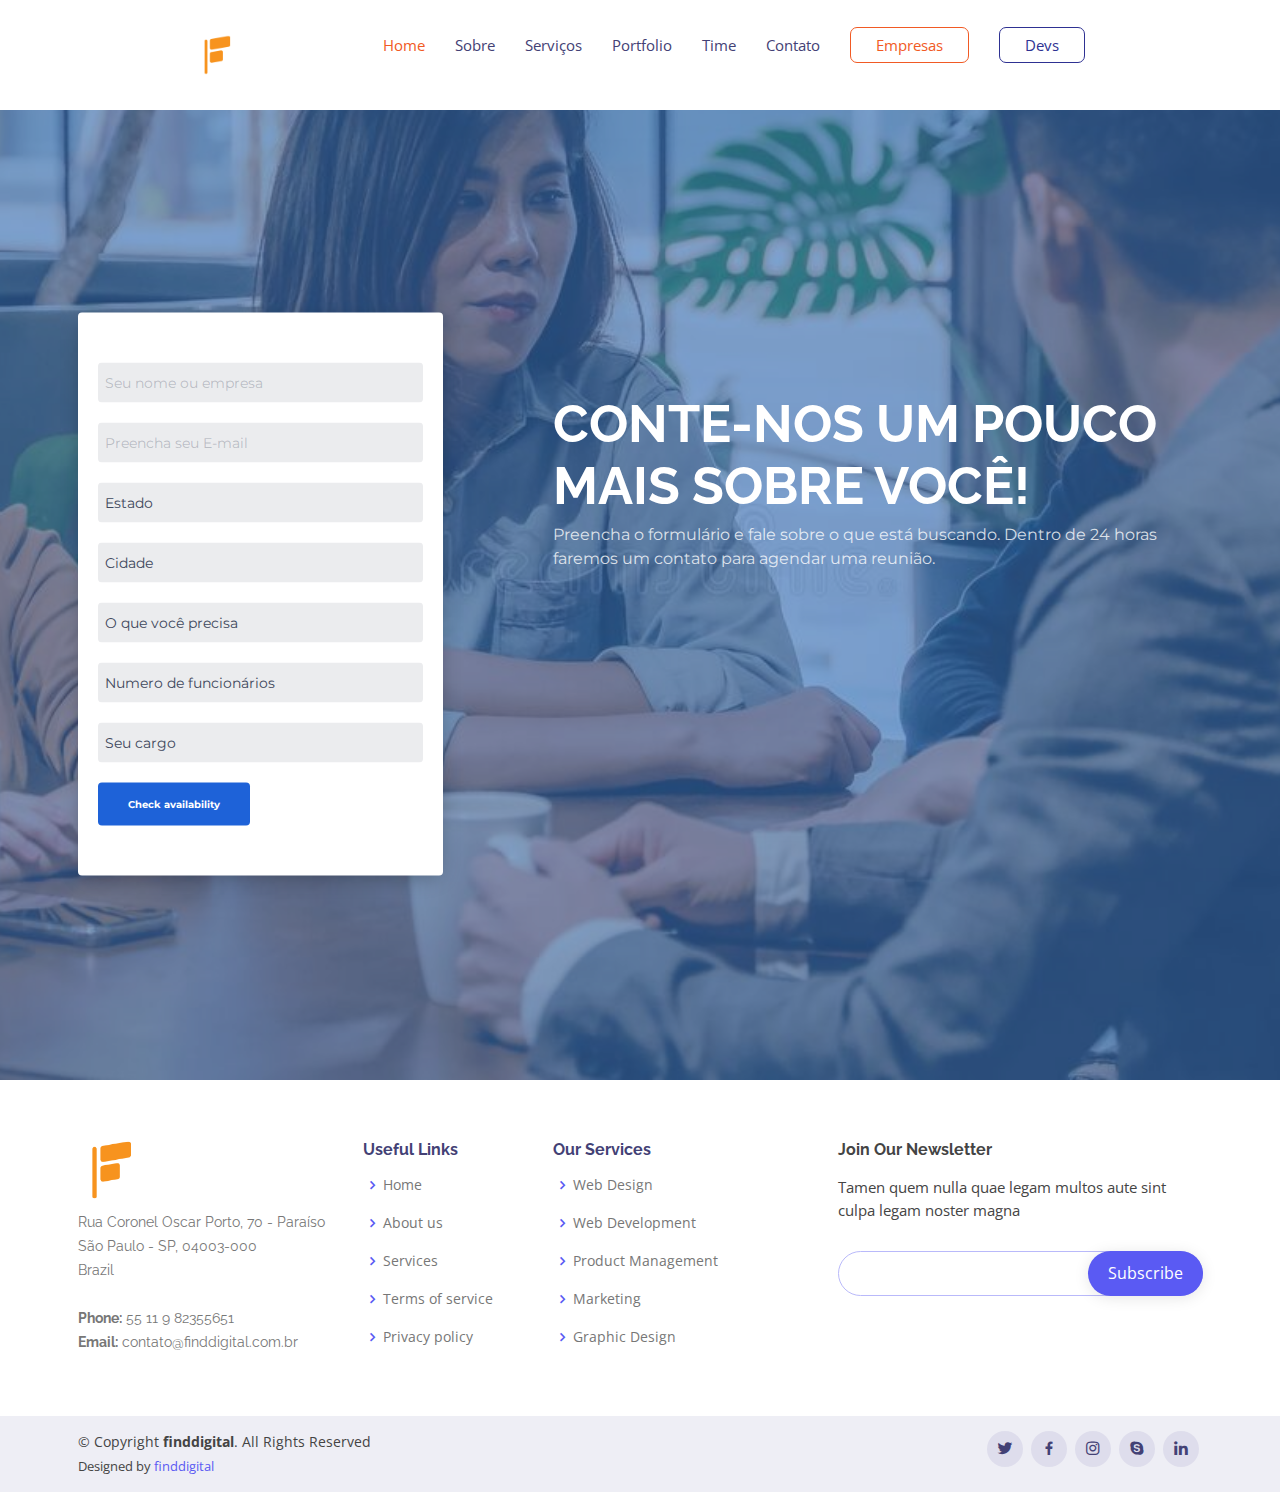
<file: devs.html>
<!DOCTYPE html>
<html lang="en">

<head>
  
	<meta charset="utf-8">
	<meta http-equiv="X-UA-Compatible" content="IE=edge">
	<meta name="viewport" content="width=device-width, initial-scale=1">
	<!-- The above 3 meta tags *must* come first in the head; any other head content must come *after* these tags -->

	<title>Booking Form HTML Template</title>

	<!-- Google font -->
	<link href="https://fonts.googleapis.com/css?family=Montserrat:400,700" rel="stylesheet">

	<!-- Bootstrap -->
	<link type="text/css" rel="stylesheet" href="/assets/css/bootstrap.min.css" />

	<!-- Custom stlylesheet -->
	<link type="text/css" rel="stylesheet" href="/assets/css/styless.css" />

	<!-- HTML5 shim and Respond.js for IE8 support of HTML5 elements and media queries -->
	<!-- WARNING: Respond.js doesn't work if you view the page via file:// -->
	<!--[if lt IE 9]>
		  <script src="https://oss.maxcdn.com/html5shiv/3.7.3/html5shiv.min.js"></script>
		  <script src="https://oss.maxcdn.com/respond/1.4.2/respond.min.js"></script>

          
		<![endif]-->

</head>


<!DOCTYPE html>
<html lang="en">

<head>
  <meta charset="utf-8">
  <meta content="width=device-width, initial-scale=1.0" name="viewport">

  <title>Find</title>
  <meta content="" name="description">
  <meta content="" name="keywords">

  <!-- Favicons -->
  <link href="assets/img/favicon.png" rel="icon">
  <link href="assets/img/apple-touch-icon.png" rel="apple-touch-icon">

  <!-- Google Fonts -->
  <link href="https://fonts.googleapis.com/css?family=Open+Sans:300,300i,400,400i,600,600i,700,700i|Raleway:300,300i,400,400i,500,500i,600,600i,700,700i|Poppins:300,300i,400,400i,500,500i,600,600i,700,700i" rel="stylesheet">

  <!-- Vendor CSS Files -->
  <link href="assets/vendor/bootstrap/css/bootstrap.min.css" rel="stylesheet">
  <link href="assets/vendor/bootstrap-icons/bootstrap-icons.css" rel="stylesheet">
  <link href="assets/vendor/boxicons/css/boxicons.min.css" rel="stylesheet">
  <link href="assets/vendor/glightbox/css/glightbox.min.css" rel="stylesheet">
  <link href="assets/vendor/remixicon/remixicon.css" rel="stylesheet">
  <link href="assets/vendor/swiper/swiper-bundle.min.css" rel="stylesheet">

  <!-- Template Main CSS File -->
  <link href="assets/css/style.css" rel="stylesheet">

  <!-- =======================================================
  * Template Name: Resi - v4.6.0
  * Template URL: https://bootstrapmade.com/resi-free-bootstrap-html-template/
  * Author: BootstrapMade.com
  * License: https://bootstrapmade.com/license/
  ======================================================== -->
</head>

<body>

    <!-- ======= Header ======= -->
    <header id="header" class="fixed-top ">
      <div class="container d-flex align-items-center justify-content-between">

        <h1 class="logo"><a href="index.html"><img src="./assets/img/bandeirinha.png" alt=""></a></h1>
        <!-- Uncomment below if you prefer to use an image logo -->
        <!-- <a href="index.html" class="logo"><img src="assets/img/logo.png" alt="" class="img-fluid"></a>-->

      <nav id="navbar" class="navbar">
        <ul>
          <li><a class="nav-link scrollto active" href="/index.html">Home</a></li>
          <li><a class="nav-link scrollto" href="#about">Sobre</a></li>
          <li><a class="nav-link scrollto" href="#services">Serviços</a></li>
          <li><a class="nav-link scrollto " href="#portfolio">Portfolio</a></li>
          <li><a class="nav-link scrollto" href="#team">Time</a></li>
          
          <li><a class="nav-link scrollto" href="#contact">Contato</a></li>
          <li><a class="getstarted scrollto" href="./empresas.html">Empresas</a></li>
          <li><a class="getstartedois scrollto" href="./devs.html">Devs</a></li>
        </ul>
        <i class="bi bi-list mobile-nav-toggle"></i>
      </nav><!-- .navbar -->

    </div>
  </header><!-- End Header -->

  
  <body>
    <div id="booking" class="section">
      <div class="section-center">
        <div class="container">
          <div class="row">
            <div class="col-md-7 col-md-push-5">
              <div class="booking-cta">
                <h1>Conte-nos um pouco mais sobre você!</h1>
                <p> Preencha o formulário e fale sobre o que está buscando. 
                  Dentro de 24 horas faremos um contato para agendar uma reunião.
                  
                </p>
              </div>
            </div>
            <div class="col-md-4 col-md-pull-7">
              <div class="booking-form">
                <form>
                  <div class="form-group">
                    
                    <input class="form-control" type="text" placeholder="Seu nome ou empresa">
                                      
                  </div>
                  <div class="form-group">
                    
                    <input class="form-control" type="text" placeholder="Preencha seu E-mail">
                                      
                  </div>
                                  <div class="form-group">
                    
                    <select class="form-control">
                                          <option selected>Estado</option>
                                          <option>1</option>
                                          <option>2</option>
                                          <option>3</option>
                                      </select>
                                      
                  </div>
                  <div class="form-group">
                    
                    <select class="form-control">
                                          <option selected>Cidade</option>
                                          <option>1</option>
                                          <option>2</option>
                                          <option>3</option>
                                      </select>
                                      
                  </div>
                                  <div class="form-group">
                    
                    <select class="form-control">
                                          <option selected>O que você precisa</option>
                                          <option>1</option>
                                          <option>2</option>
                                          <option>3</option>
                                      </select>
                                      
                  </div>
                                  <div class="form-group">
                    
                    <select class="form-control">
                                          <option selected>Numero de funcionários</option>
                                          <option>1</option>
                                          <option>2</option>
                                          <option>3</option>
                                      </select>
                                      
                  </div>
                                  <div class="form-group">
                    
                    <select class="form-control">
                                          <option selected>Seu cargo</option>
                                          <option>1</option>
                                          <option>2</option>
                                          <option>3</option>
                                      </select>
                                      
                  </div>
                  <div class="form-btn">
                    <button class="submit-btn">Check availability</button>
                  </div>
                </form>
              </div>
            </div>
          </div>
        </div>
      </div>
    </div>
  </body><!-- This templates was made by Colorlib (https://colorlib.com) -->
  

  <!-- ======= Footer ======= -->
  <footer id="footer">

    <div class="footer-top">
      <div class="container">
        <div class="row">

          <div class="col-lg-3 col-md-6 footer-contact">
            <h3><img class="flagfooter" src="./assets/img/bandeirinha.png" alt=""></h3>
            <p>
              Rua Coronel Oscar Porto, 70 - Paraíso<br>
              São Paulo - SP, 04003-000<br>
              Brazil <br><br>
              <strong>Phone:</strong> 55 11 9 82355651<br>
              <strong>Email:</strong> contato@finddigital.com.br<br>
            </p>
          </div>

          <div class="col-lg-2 col-md-6 footer-links">
            <h4>Useful Links</h4>
            <ul>
              <li><i class="bx bx-chevron-right"></i> <a href="#">Home</a></li>
              <li><i class="bx bx-chevron-right"></i> <a href="#">About us</a></li>
              <li><i class="bx bx-chevron-right"></i> <a href="#">Services</a></li>
              <li><i class="bx bx-chevron-right"></i> <a href="#">Terms of service</a></li>
              <li><i class="bx bx-chevron-right"></i> <a href="#">Privacy policy</a></li>
            </ul>
          </div>

          <div class="col-lg-3 col-md-6 footer-links">
            <h4>Our Services</h4>
            <ul>
              <li><i class="bx bx-chevron-right"></i> <a href="#">Web Design</a></li>
              <li><i class="bx bx-chevron-right"></i> <a href="#">Web Development</a></li>
              <li><i class="bx bx-chevron-right"></i> <a href="#">Product Management</a></li>
              <li><i class="bx bx-chevron-right"></i> <a href="#">Marketing</a></li>
              <li><i class="bx bx-chevron-right"></i> <a href="#">Graphic Design</a></li>
            </ul>
          </div>

          <div class="col-lg-4 col-md-6 footer-newsletter">
            <h4>Join Our Newsletter</h4>
            <p>Tamen quem nulla quae legam multos aute sint culpa legam noster magna</p>
            <form action="" method="post">
              <input type="email" name="email"><input type="submit" value="Subscribe">
            </form>
          </div>

        </div>
      </div>
    </div>

    <div class="container d-md-flex py-4">

      <div class="me-md-auto text-center text-md-start">
        <div class="copyright">
          &copy; Copyright <strong><span>finddigital</span></strong>. All Rights Reserved
        </div>
        <div class="credits">
          <!-- All the links in the footer should remain intact. -->
          <!-- You can delete the links only if you purchased the pro version. -->
          <!-- Licensing information: https://bootstrapmade.com/license/ -->
          <!-- Purchase the pro version with working PHP/AJAX contact form: https://bootstrapmade.com/resi-free-bootstrap-html-template/ -->
          Designed by <a href="https://finddigital.com.br/">finddigital</a>
        </div>
      </div>
      <div class="social-links text-center text-md-right pt-3 pt-md-0">
        <a href="#" class="twitter"><i class="bx bxl-twitter"></i></a>
        <a href="#" class="facebook"><i class="bx bxl-facebook"></i></a>
        <a href="#" class="instagram"><i class="bx bxl-instagram"></i></a>
        <a href="#" class="google-plus"><i class="bx bxl-skype"></i></a>
        <a href="#" class="linkedin"><i class="bx bxl-linkedin"></i></a>
      </div>
    </div>
  </footer><!-- End Footer -->

  <a href="#" class="back-to-top d-flex align-items-center justify-content-center"><i class="bi bi-arrow-up-short"></i></a>

  <!-- Vendor JS Files -->
  <script src="assets/vendor/bootstrap/js/bootstrap.bundle.min.js"></script>
  <script src="assets/vendor/glightbox/js/glightbox.min.js"></script>
  <script src="assets/vendor/isotope-layout/isotope.pkgd.min.js"></script>
  <script src="assets/vendor/php-email-form/validate.js"></script>
  <script src="assets/vendor/purecounter/purecounter.js"></script>
  <script src="assets/vendor/swiper/swiper-bundle.min.js"></script>

  <!-- Template Main JS File -->
  <script src="assets/js/main.js"></script>

</body>

</html>
</file>
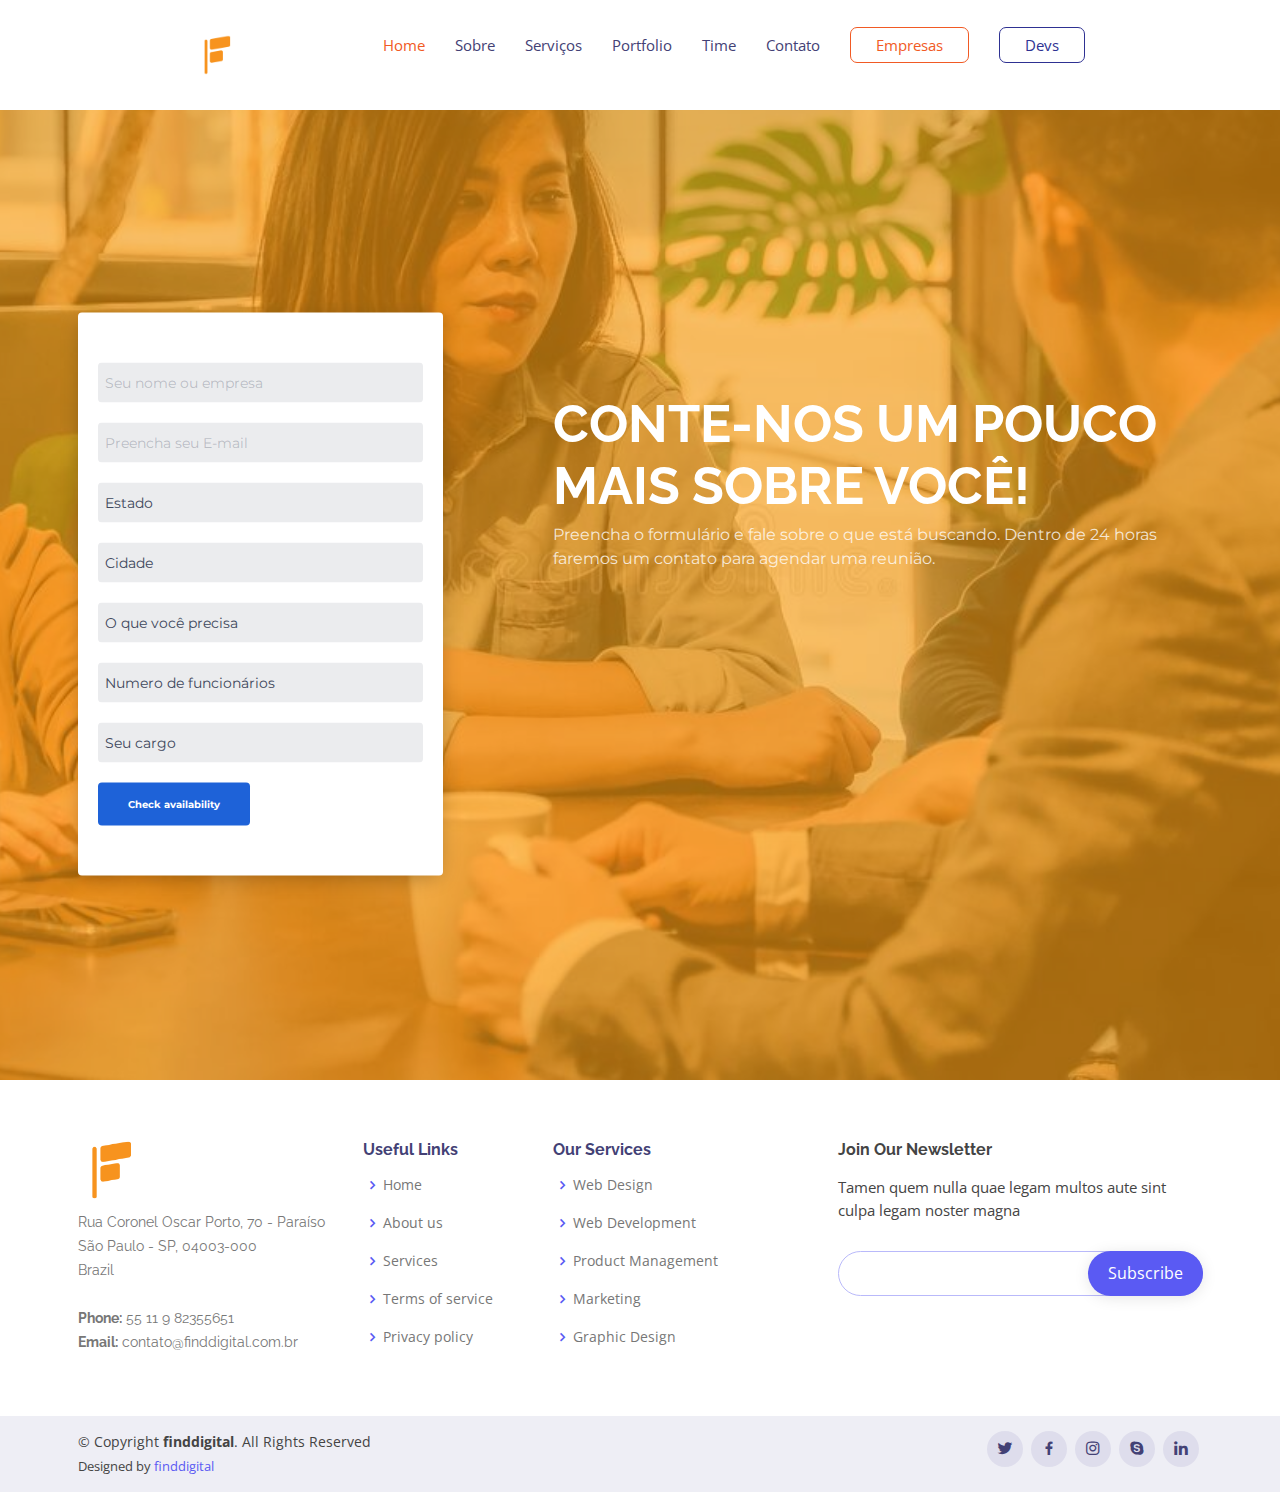
<file: empresas.html>
<!DOCTYPE html>
<html lang="en">

<head>
  
	<meta charset="utf-8">
	<meta http-equiv="X-UA-Compatible" content="IE=edge">
	<meta name="viewport" content="width=device-width, initial-scale=1">
	<!-- The above 3 meta tags *must* come first in the head; any other head content must come *after* these tags -->

	<title>Booking Form HTML Template</title>

	<!-- Google font -->
	<link href="https://fonts.googleapis.com/css?family=Montserrat:400,700" rel="stylesheet">

	<!-- Bootstrap -->
	<link type="text/css" rel="stylesheet" href="/assets/css/bootstrap.min.css" />

	<!-- Custom stlylesheet -->
	<link type="text/css" rel="stylesheet" href="/assets/css/styles.css" />

	<!-- HTML5 shim and Respond.js for IE8 support of HTML5 elements and media queries -->
	<!-- WARNING: Respond.js doesn't work if you view the page via file:// -->
	<!--[if lt IE 9]>
		  <script src="https://oss.maxcdn.com/html5shiv/3.7.3/html5shiv.min.js"></script>
		  <script src="https://oss.maxcdn.com/respond/1.4.2/respond.min.js"></script>

          
		<![endif]-->

</head>


<!DOCTYPE html>
<html lang="en">

<head>
  <meta charset="utf-8">
  <meta content="width=device-width, initial-scale=1.0" name="viewport">

  <title>Find</title>
  <meta content="" name="description">
  <meta content="" name="keywords">

  <!-- Favicons -->
  <link href="assets/img/favicon.png" rel="icon">
  <link href="assets/img/apple-touch-icon.png" rel="apple-touch-icon">

  <!-- Google Fonts -->
  <link href="https://fonts.googleapis.com/css?family=Open+Sans:300,300i,400,400i,600,600i,700,700i|Raleway:300,300i,400,400i,500,500i,600,600i,700,700i|Poppins:300,300i,400,400i,500,500i,600,600i,700,700i" rel="stylesheet">

  <!-- Vendor CSS Files -->
  <link href="assets/vendor/bootstrap/css/bootstrap.min.css" rel="stylesheet">
  <link href="assets/vendor/bootstrap-icons/bootstrap-icons.css" rel="stylesheet">
  <link href="assets/vendor/boxicons/css/boxicons.min.css" rel="stylesheet">
  <link href="assets/vendor/glightbox/css/glightbox.min.css" rel="stylesheet">
  <link href="assets/vendor/remixicon/remixicon.css" rel="stylesheet">
  <link href="assets/vendor/swiper/swiper-bundle.min.css" rel="stylesheet">

  <!-- Template Main CSS File -->
  <link href="assets/css/style.css" rel="stylesheet">

  <!-- =======================================================
  * Template Name: Resi - v4.6.0
  * Template URL: https://bootstrapmade.com/resi-free-bootstrap-html-template/
  * Author: BootstrapMade.com
  * License: https://bootstrapmade.com/license/
  ======================================================== -->
</head>

<body>

    <!-- ======= Header ======= -->
    <header id="header" class="fixed-top ">
      <div class="container d-flex align-items-center justify-content-between">

        <h1 class="logo"><a href="index.html"><img src="./assets/img/bandeirinha.png" alt=""></a></h1>
        <!-- Uncomment below if you prefer to use an image logo -->
        <!-- <a href="index.html" class="logo"><img src="assets/img/logo.png" alt="" class="img-fluid"></a>-->

      <nav id="navbar" class="navbar">
        <ul>
          <li><a class="nav-link scrollto active" href="/index.html">Home</a></li>
          <li><a class="nav-link scrollto" href="#about">Sobre</a></li>
          <li><a class="nav-link scrollto" href="#services">Serviços</a></li>
          <li><a class="nav-link scrollto " href="#portfolio">Portfolio</a></li>
          <li><a class="nav-link scrollto" href="#team">Time</a></li>
          
          <li><a class="nav-link scrollto" href="#contact">Contato</a></li>
          <li><a class="getstarted scrollto" href="./empresas.html">Empresas</a></li>
          <li><a class="getstartedois scrollto" href="./devs.html">Devs</a></li>
        </ul>
        <i class="bi bi-list mobile-nav-toggle"></i>
      </nav><!-- .navbar -->

    </div>
  </header><!-- End Header -->

  
  <body>
    <div id="booking" class="section">
      <div class="section-center">
        <div class="container">
          <div class="row">
            <div class="col-md-7 col-md-push-5">
              <div class="booking-cta">
                <h1>Conte-nos um pouco mais sobre você!</h1>
                <p> Preencha o formulário e fale sobre o que está buscando. 
                  Dentro de 24 horas faremos um contato para agendar uma reunião.
                  
                </p>
              </div>
            </div>
            <div class="col-md-4 col-md-pull-7">
              <div class="booking-form">
                <form>
                  <div class="form-group">
                    
                    <input class="form-control" type="text" placeholder="Seu nome ou empresa">
                                      
                  </div>
                  <div class="form-group">
                    
                    <input class="form-control" type="text" placeholder="Preencha seu E-mail">
                                      
                  </div>
                                  <div class="form-group">
                    
                    <select class="form-control">
                                          <option selected>Estado</option>
                                          <option>1</option>
                                          <option>2</option>
                                          <option>3</option>
                                      </select>
                                      
                  </div>
                  <div class="form-group">
                    
                    <select class="form-control">
                                          <option selected>Cidade</option>
                                          <option>1</option>
                                          <option>2</option>
                                          <option>3</option>
                                      </select>
                                      
                  </div>
                                  <div class="form-group">
                    
                    <select class="form-control">
                                          <option selected>O que você precisa</option>
                                          <option>1</option>
                                          <option>2</option>
                                          <option>3</option>
                                      </select>
                                      
                  </div>
                                  <div class="form-group">
                    
                    <select class="form-control">
                                          <option selected>Numero de funcionários</option>
                                          <option>1</option>
                                          <option>2</option>
                                          <option>3</option>
                                      </select>
                                      
                  </div>
                                  <div class="form-group">
                    
                    <select class="form-control">
                                          <option selected>Seu cargo</option>
                                          <option>1</option>
                                          <option>2</option>
                                          <option>3</option>
                                      </select>
                                      
                  </div>
                  <div class="form-btn">
                    <button class="submit-btn">Check availability</button>
                  </div>
                </form>
              </div>
            </div>
          </div>
        </div>
      </div>
    </div>
  </body><!-- This templates was made by Colorlib (https://colorlib.com) -->
  

  <!-- ======= Footer ======= -->
  <footer id="footer">

    <div class="footer-top">
      <div class="container">
        <div class="row">

          <div class="col-lg-3 col-md-6 footer-contact">
            <h3><img class="flagfooter" src="./assets/img/bandeirinha.png" alt=""></h3>
            <p>
              Rua Coronel Oscar Porto, 70 - Paraíso<br>
              São Paulo - SP, 04003-000<br>
              Brazil <br><br>
              <strong>Phone:</strong> 55 11 9 82355651<br>
              <strong>Email:</strong> contato@finddigital.com.br<br>
            </p>
          </div>

          <div class="col-lg-2 col-md-6 footer-links">
            <h4>Useful Links</h4>
            <ul>
              <li><i class="bx bx-chevron-right"></i> <a href="#">Home</a></li>
              <li><i class="bx bx-chevron-right"></i> <a href="#">About us</a></li>
              <li><i class="bx bx-chevron-right"></i> <a href="#">Services</a></li>
              <li><i class="bx bx-chevron-right"></i> <a href="#">Terms of service</a></li>
              <li><i class="bx bx-chevron-right"></i> <a href="#">Privacy policy</a></li>
            </ul>
          </div>

          <div class="col-lg-3 col-md-6 footer-links">
            <h4>Our Services</h4>
            <ul>
              <li><i class="bx bx-chevron-right"></i> <a href="#">Web Design</a></li>
              <li><i class="bx bx-chevron-right"></i> <a href="#">Web Development</a></li>
              <li><i class="bx bx-chevron-right"></i> <a href="#">Product Management</a></li>
              <li><i class="bx bx-chevron-right"></i> <a href="#">Marketing</a></li>
              <li><i class="bx bx-chevron-right"></i> <a href="#">Graphic Design</a></li>
            </ul>
          </div>

          <div class="col-lg-4 col-md-6 footer-newsletter">
            <h4>Join Our Newsletter</h4>
            <p>Tamen quem nulla quae legam multos aute sint culpa legam noster magna</p>
            <form action="" method="post">
              <input type="email" name="email"><input type="submit" value="Subscribe">
            </form>
          </div>

        </div>
      </div>
    </div>

    <div class="container d-md-flex py-4">

      <div class="me-md-auto text-center text-md-start">
        <div class="copyright">
          &copy; Copyright <strong><span>finddigital</span></strong>. All Rights Reserved
        </div>
        <div class="credits">
          <!-- All the links in the footer should remain intact. -->
          <!-- You can delete the links only if you purchased the pro version. -->
          <!-- Licensing information: https://bootstrapmade.com/license/ -->
          <!-- Purchase the pro version with working PHP/AJAX contact form: https://bootstrapmade.com/resi-free-bootstrap-html-template/ -->
          Designed by <a href="https://finddigital.com.br/">finddigital</a>
        </div>
      </div>
      <div class="social-links text-center text-md-right pt-3 pt-md-0">
        <a href="#" class="twitter"><i class="bx bxl-twitter"></i></a>
        <a href="#" class="facebook"><i class="bx bxl-facebook"></i></a>
        <a href="#" class="instagram"><i class="bx bxl-instagram"></i></a>
        <a href="#" class="google-plus"><i class="bx bxl-skype"></i></a>
        <a href="#" class="linkedin"><i class="bx bxl-linkedin"></i></a>
      </div>
    </div>
  </footer><!-- End Footer -->

  <a href="#" class="back-to-top d-flex align-items-center justify-content-center"><i class="bi bi-arrow-up-short"></i></a>

  <!-- Vendor JS Files -->
  <script src="assets/vendor/bootstrap/js/bootstrap.bundle.min.js"></script>
  <script src="assets/vendor/glightbox/js/glightbox.min.js"></script>
  <script src="assets/vendor/isotope-layout/isotope.pkgd.min.js"></script>
  <script src="assets/vendor/php-email-form/validate.js"></script>
  <script src="assets/vendor/purecounter/purecounter.js"></script>
  <script src="assets/vendor/swiper/swiper-bundle.min.js"></script>

  <!-- Template Main JS File -->
  <script src="assets/js/main.js"></script>

</body>

</html>
</file>
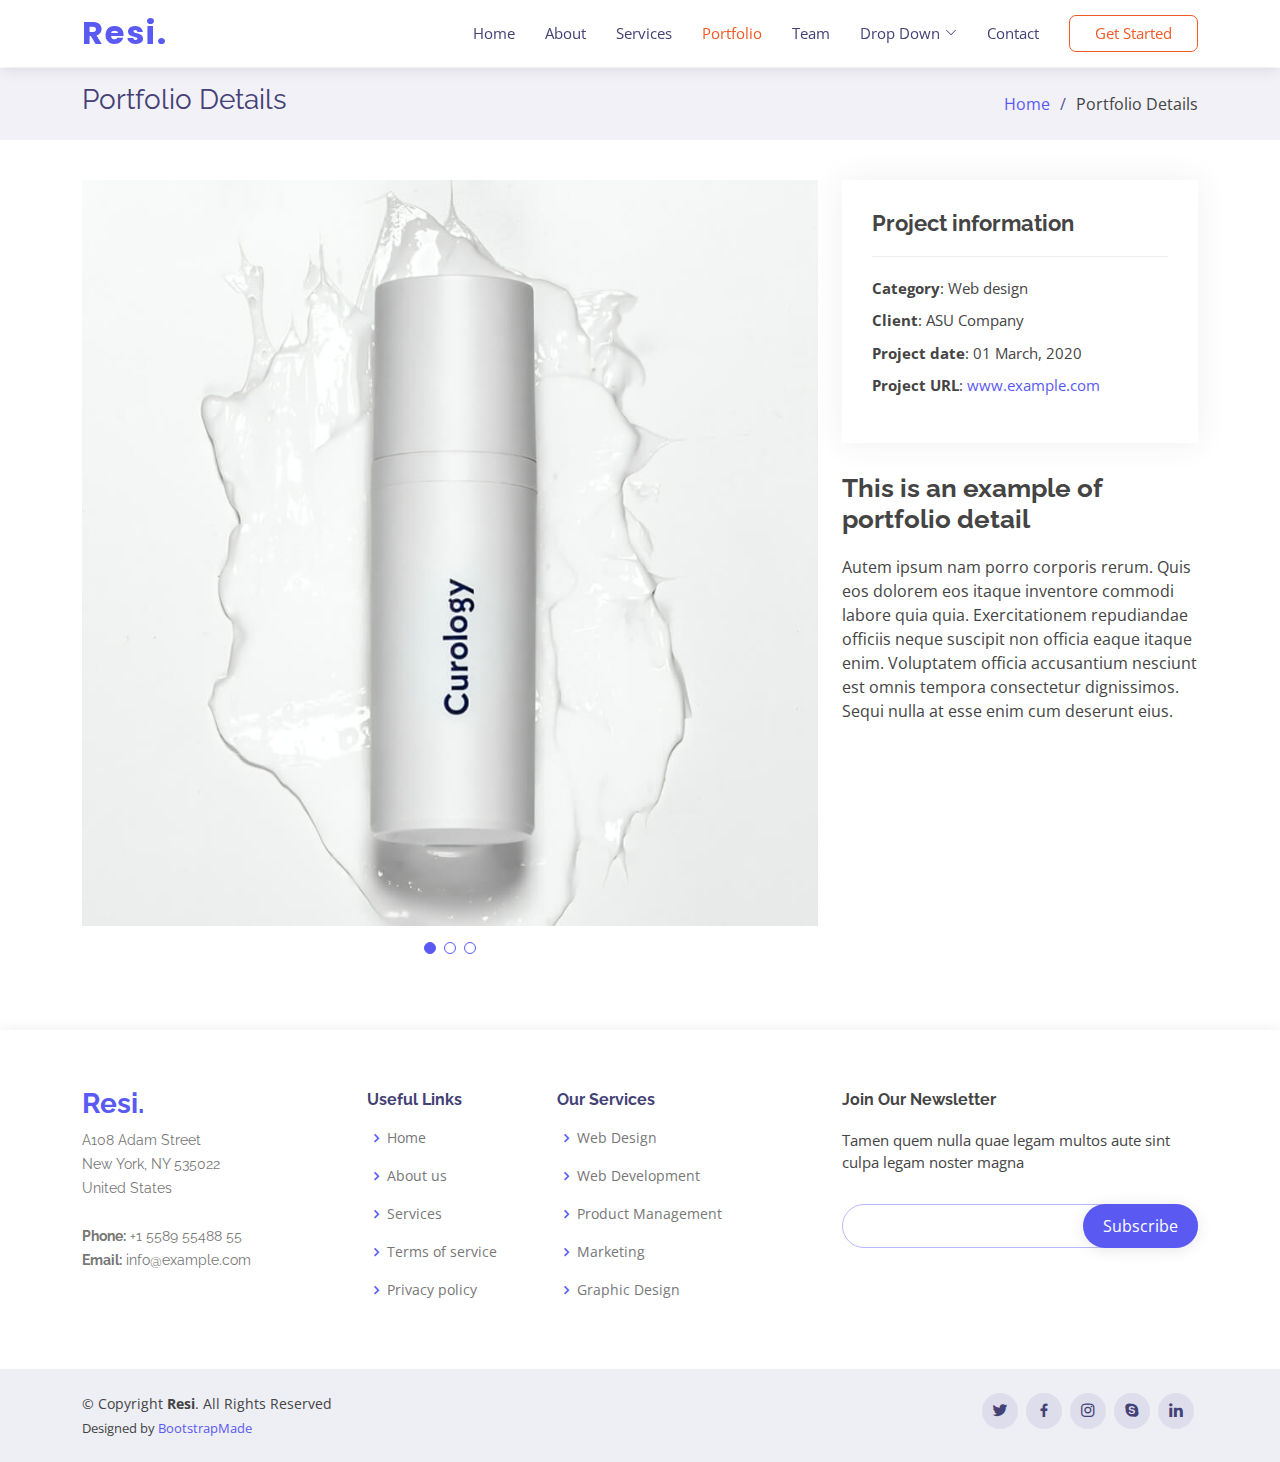
<file: portfolio-details.html>
<!DOCTYPE html>
<html lang="en">

<head>
  <meta charset="utf-8">
  <meta content="width=device-width, initial-scale=1.0" name="viewport">

  <title>Portfolio Details - Resi Bootstrap Template</title>
  <meta content="" name="description">
  <meta content="" name="keywords">

  <!-- Favicons -->
  <link href="assets/img/favicon.png" rel="icon">
  <link href="assets/img/apple-touch-icon.png" rel="apple-touch-icon">

  <!-- Google Fonts -->
  <link href="https://fonts.googleapis.com/css?family=Open+Sans:300,300i,400,400i,600,600i,700,700i|Raleway:300,300i,400,400i,500,500i,600,600i,700,700i|Poppins:300,300i,400,400i,500,500i,600,600i,700,700i" rel="stylesheet">

  <!-- Vendor CSS Files -->
  <link href="assets/vendor/bootstrap/css/bootstrap.min.css" rel="stylesheet">
  <link href="assets/vendor/bootstrap-icons/bootstrap-icons.css" rel="stylesheet">
  <link href="assets/vendor/boxicons/css/boxicons.min.css" rel="stylesheet">
  <link href="assets/vendor/glightbox/css/glightbox.min.css" rel="stylesheet">
  <link href="assets/vendor/remixicon/remixicon.css" rel="stylesheet">
  <link href="assets/vendor/swiper/swiper-bundle.min.css" rel="stylesheet">

  <!-- Template Main CSS File -->
  <link href="assets/css/style.css" rel="stylesheet">

  <!-- =======================================================
  * Template Name: Resi - v4.6.0
  * Template URL: https://bootstrapmade.com/resi-free-bootstrap-html-template/
  * Author: BootstrapMade.com
  * License: https://bootstrapmade.com/license/
  ======================================================== -->
</head>

<body>

  <!-- ======= Header ======= -->
  <header id="header" class="fixed-top header-inner-pages">
    <div class="container d-flex align-items-center justify-content-between">

      <h1 class="logo"><a href="index.html">Resi.</a></h1>
      <!-- Uncomment below if you prefer to use an image logo -->
      <!-- <a href="index.html" class="logo"><img src="assets/img/logo.png" alt="" class="img-fluid"></a>-->

      <nav id="navbar" class="navbar">
        <ul>
          <li><a class="nav-link scrollto " href="#hero">Home</a></li>
          <li><a class="nav-link scrollto" href="#about">About</a></li>
          <li><a class="nav-link scrollto" href="#services">Services</a></li>
          <li><a class="nav-link scrollto active" href="#portfolio">Portfolio</a></li>
          <li><a class="nav-link scrollto" href="#team">Team</a></li>
          <li class="dropdown"><a href="#"><span>Drop Down</span> <i class="bi bi-chevron-down"></i></a>
            <ul>
              <li><a href="#">Drop Down 1</a></li>
              <li class="dropdown"><a href="#"><span>Deep Drop Down</span> <i class="bi bi-chevron-right"></i></a>
                <ul>
                  <li><a href="#">Deep Drop Down 1</a></li>
                  <li><a href="#">Deep Drop Down 2</a></li>
                  <li><a href="#">Deep Drop Down 3</a></li>
                  <li><a href="#">Deep Drop Down 4</a></li>
                  <li><a href="#">Deep Drop Down 5</a></li>
                </ul>
              </li>
              <li><a href="#">Drop Down 2</a></li>
              <li><a href="#">Drop Down 3</a></li>
              <li><a href="#">Drop Down 4</a></li>
            </ul>
          </li>
          <li><a class="nav-link scrollto" href="#contact">Contact</a></li>
          <li><a class="getstarted scrollto" href="#about">Get Started</a></li>
        </ul>
        <i class="bi bi-list mobile-nav-toggle"></i>
      </nav><!-- .navbar -->

    </div>
  </header><!-- End Header -->

  <main id="main">

    <!-- ======= Breadcrumbs ======= -->
    <section id="breadcrumbs" class="breadcrumbs">
      <div class="container">

        <div class="d-flex justify-content-between align-items-center">
          <h2>Portfolio Details</h2>
          <ol>
            <li><a href="index.html">Home</a></li>
            <li>Portfolio Details</li>
          </ol>
        </div>

      </div>
    </section><!-- End Breadcrumbs -->

    <!-- ======= Portfolio Details Section ======= -->
    <section id="portfolio-details" class="portfolio-details">
      <div class="container">

        <div class="row gy-4">

          <div class="col-lg-8">
            <div class="portfolio-details-slider swiper">
              <div class="swiper-wrapper align-items-center">

                <div class="swiper-slide">
                  <img src="assets/img/portfolio/portfolio-1.jpg" alt="">
                </div>

                <div class="swiper-slide">
                  <img src="assets/img/portfolio/portfolio-2.jpg" alt="">
                </div>

                <div class="swiper-slide">
                  <img src="assets/img/portfolio/portfolio-3.jpg" alt="">
                </div>

              </div>
              <div class="swiper-pagination"></div>
            </div>
          </div>

          <div class="col-lg-4">
            <div class="portfolio-info">
              <h3>Project information</h3>
              <ul>
                <li><strong>Category</strong>: Web design</li>
                <li><strong>Client</strong>: ASU Company</li>
                <li><strong>Project date</strong>: 01 March, 2020</li>
                <li><strong>Project URL</strong>: <a href="#">www.example.com</a></li>
              </ul>
            </div>
            <div class="portfolio-description">
              <h2>This is an example of portfolio detail</h2>
              <p>
                Autem ipsum nam porro corporis rerum. Quis eos dolorem eos itaque inventore commodi labore quia quia. Exercitationem repudiandae officiis neque suscipit non officia eaque itaque enim. Voluptatem officia accusantium nesciunt est omnis tempora consectetur dignissimos. Sequi nulla at esse enim cum deserunt eius.
              </p>
            </div>
          </div>

        </div>

      </div>
    </section><!-- End Portfolio Details Section -->

  </main><!-- End #main -->

  <!-- ======= Footer ======= -->
  <footer id="footer">

    <div class="footer-top">
      <div class="container">
        <div class="row">

          <div class="col-lg-3 col-md-6 footer-contact">
            <h3>Resi.</h3>
            <p>
              A108 Adam Street <br>
              New York, NY 535022<br>
              United States <br><br>
              <strong>Phone:</strong> +1 5589 55488 55<br>
              <strong>Email:</strong> info@example.com<br>
            </p>
          </div>

          <div class="col-lg-2 col-md-6 footer-links">
            <h4>Useful Links</h4>
            <ul>
              <li><i class="bx bx-chevron-right"></i> <a href="#">Home</a></li>
              <li><i class="bx bx-chevron-right"></i> <a href="#">About us</a></li>
              <li><i class="bx bx-chevron-right"></i> <a href="#">Services</a></li>
              <li><i class="bx bx-chevron-right"></i> <a href="#">Terms of service</a></li>
              <li><i class="bx bx-chevron-right"></i> <a href="#">Privacy policy</a></li>
            </ul>
          </div>

          <div class="col-lg-3 col-md-6 footer-links">
            <h4>Our Services</h4>
            <ul>
              <li><i class="bx bx-chevron-right"></i> <a href="#">Web Design</a></li>
              <li><i class="bx bx-chevron-right"></i> <a href="#">Web Development</a></li>
              <li><i class="bx bx-chevron-right"></i> <a href="#">Product Management</a></li>
              <li><i class="bx bx-chevron-right"></i> <a href="#">Marketing</a></li>
              <li><i class="bx bx-chevron-right"></i> <a href="#">Graphic Design</a></li>
            </ul>
          </div>

          <div class="col-lg-4 col-md-6 footer-newsletter">
            <h4>Join Our Newsletter</h4>
            <p>Tamen quem nulla quae legam multos aute sint culpa legam noster magna</p>
            <form action="" method="post">
              <input type="email" name="email"><input type="submit" value="Subscribe">
            </form>
          </div>

        </div>
      </div>
    </div>

    <div class="container d-md-flex py-4">

      <div class="me-md-auto text-center text-md-start">
        <div class="copyright">
          &copy; Copyright <strong><span>Resi</span></strong>. All Rights Reserved
        </div>
        <div class="credits">
          <!-- All the links in the footer should remain intact. -->
          <!-- You can delete the links only if you purchased the pro version. -->
          <!-- Licensing information: https://bootstrapmade.com/license/ -->
          <!-- Purchase the pro version with working PHP/AJAX contact form: https://bootstrapmade.com/resi-free-bootstrap-html-template/ -->
          Designed by <a href="https://bootstrapmade.com/">BootstrapMade</a>
        </div>
      </div>
      <div class="social-links text-center text-md-right pt-3 pt-md-0">
        <a href="#" class="twitter"><i class="bx bxl-twitter"></i></a>
        <a href="#" class="facebook"><i class="bx bxl-facebook"></i></a>
        <a href="#" class="instagram"><i class="bx bxl-instagram"></i></a>
        <a href="#" class="google-plus"><i class="bx bxl-skype"></i></a>
        <a href="#" class="linkedin"><i class="bx bxl-linkedin"></i></a>
      </div>
    </div>
  </footer><!-- End Footer -->

  <a href="#" class="back-to-top d-flex align-items-center justify-content-center"><i class="bi bi-arrow-up-short"></i></a>

  <!-- Vendor JS Files -->
  <script src="assets/vendor/bootstrap/js/bootstrap.bundle.min.js"></script>
  <script src="assets/vendor/glightbox/js/glightbox.min.js"></script>
  <script src="assets/vendor/isotope-layout/isotope.pkgd.min.js"></script>
  <script src="assets/vendor/php-email-form/validate.js"></script>
  <script src="assets/vendor/purecounter/purecounter.js"></script>
  <script src="assets/vendor/swiper/swiper-bundle.min.js"></script>

  <!-- Template Main JS File -->
  <script src="assets/js/main.js"></script>

</body>

</html>
</file>
<file: assets/css/styless.css>
.section {
	position: relative;
	height: 120vh;
}

.section .section-center {
	position: absolute;
	top: 55%;
	left: 0;
	right: 0;
	-webkit-transform: translateY(-50%);
	transform: translateY(-50%);
}

/* #booking {
	font-family: 'Montserrat', sans-serif;
	background-image: url('/assets/img/devs.jpg');
	background-size: cover;
	background-position: center;
} */

#booking::before {
	content: '';
	position: absolute;
	left: 0;
	right: 0;
	bottom: 0;
	top: 0;
	background: rgba(47, 103, 177, 0.6);
}

.booking-form {
	background-color: #fff;
	padding: 50px 20px;
	-webkit-box-shadow: 0px 5px 20px -5px rgba(0, 0, 0, 0.3);
	box-shadow: 0px 5px 20px -5px rgba(0, 0, 0, 0.3);
	border-radius: 4px;
}

.booking-form .form-group {
	position: relative;
	margin-bottom: 20px;
}

.booking-form .form-control {
	background-color: #ebecee;
	border-radius: 4px;
	border: none;
	height: 40px;
	-webkit-box-shadow: none;
	box-shadow: none;
	color: #3e485c;
	font-size: 14px;
}

.booking-form .form-control::-webkit-input-placeholder {
	color: rgba(62, 72, 92, 0.3);
}

.booking-form .form-control:-ms-input-placeholder {
	color: rgba(62, 72, 92, 0.3);
}

.booking-form .form-control::placeholder {
	color: rgba(62, 72, 92, 0.3);
}

.booking-form input[type="date"].form-control:invalid {
	color: rgba(62, 72, 92, 0.3);
}

.booking-form select.form-control {
	-webkit-appearance: none;
	-moz-appearance: none;
	appearance: none;
}

.booking-form select.form-control+.select-arrow {
	position: absolute;
	right: 0px;
	bottom: 4px;
	width: 32px;
	line-height: 32px;
	height: 32px;
	text-align: center;
	pointer-events: none;
	color: rgba(62, 72, 92, 0.3);
	font-size: 14px;
}

.booking-form select.form-control+.select-arrow:after {
	content: '\279C';
	display: block;
	-webkit-transform: rotate(90deg);
	transform: rotate(90deg);
}

.booking-form .form-label {
	display: inline-block;
	color: #3e485c;
	font-weight: 700;
	margin-bottom: 6px;
	margin-left: 7px;
}

.booking-form .submit-btn {
	display: inline-block;
	color: #fff;
	background-color: #1e62d8;
	font-weight: 700;
	padding: 14px 30px;
	border-radius: 4px;
	border: none;
	-webkit-transition: 0.2s all;
	transition: 0.2s all;
}

.booking-form .submit-btn:hover,
.booking-form .submit-btn:focus {
	opacity: 0.9;
}

.booking-cta {
	margin-top: 80px;
	margin-bottom: 30px;
}

.booking-cta h1 {
	font-size: 52px;
	text-transform: uppercase;
	color: #fff;
	font-weight: 700;
}

.booking-cta p {
	font-size: 16px;
	color: rgba(255, 255, 255, 0.8);
}

@media (max-width: 576px) {
	#booking {
		height: 100rem;
	}
}


/*--------------------------------------------------------------
# Footer
--------------------------------------------------------------*/
#footer {
	color: #444444;
	font-size: 14px;
	background: #eeeef5;
	box-shadow: 0px 2px 15px rgba(0, 0, 0, 0.1);
  }
  #footer .footer-top {
	padding: 60px 0 30px 0;
	background: #fff;
  }
  #footer .footer-top .footer-contact {
	margin-bottom: 30px;
  }
  #footer .footer-top .footer-contact h3 {
	font-size: 28px;
	margin: 0 0 10px 0;
	padding: 0;
	line-height: 1;
	font-weight: 700;
	color: #5a5af3;
  }
  #footer .footer-top .footer-contact p {
	font-size: 14px;
	line-height: 24px;
	margin-bottom: 0;
	font-family: "Raleway", sans-serif;
	color: #777777;
  }
  #footer .footer-top h4 {
	font-size: 16px;
	font-weight: bold;
	color: #434175;
	position: relative;
	padding-bottom: 12px;
  }
  #footer .footer-top .footer-links {
	margin-bottom: 30px;
  }
  #footer .footer-top .footer-links ul {
	list-style: none;
	padding: 0;
	margin: 0;
  }
  #footer .footer-top .footer-links ul i {
	padding-right: 2px;
	color: #5a5af3;
	font-size: 18px;
	line-height: 1;
  }
  #footer .footer-top .footer-links ul li {
	padding: 10px 0;
	display: flex;
	align-items: center;
  }
  #footer .footer-top .footer-links ul li:first-child {
	padding-top: 0;
  }
  #footer .footer-top .footer-links ul a {
	color: #777777;
	transition: 0.3s;
	display: inline-block;
	line-height: 1;
  }
  #footer .footer-top .footer-links ul a:hover {
	text-decoration: none;
	color: #5a5af3;
  }
  #footer .footer-newsletter {
	font-size: 15px;
  }
  #footer .footer-newsletter h4 {
	font-size: 16px;
	font-weight: bold;
	color: #444444;
	position: relative;
	padding-bottom: 12px;
  }
  #footer .footer-newsletter form {
	margin-top: 30px;
	background: #fff;
	padding: 6px 10px;
	position: relative;
	border-radius: 50px;
	text-align: left;
	border: 1px solid #b9b9fa;
  }
  #footer .footer-newsletter form input[type=email] {
	border: 0;
	padding: 4px 8px;
	width: calc(100% - 100px);
  }
  #footer .footer-newsletter form input[type=submit] {
	position: absolute;
	top: -1px;
	right: -1px;
	bottom: -1px;
	border: 0;
	background: none;
	font-size: 16px;
	padding: 0 20px;
	background: #5a5af3;
	color: #fff;
	transition: 0.3s;
	border-radius: 50px;
	box-shadow: 0px 2px 15px rgba(0, 0, 0, 0.1);
  }
  #footer .footer-newsletter form input[type=submit]:hover {
	background: #7272f5;
  }
  #footer .credits {
	padding-top: 5px;
	font-size: 13px;
	color: #444444;
  }
  #footer .credits a {
	transition: 0.3s;
  }
  #footer .social-links a {
	font-size: 18px;
	display: inline-block;
	background: #deddec;
	color: #434175;
	line-height: 1;
	padding: 8px 0;
	margin-right: 4px;
	border-radius: 50%;
	text-align: center;
	width: 36px;
	height: 36px;
	transition: 0.3s;
  }
  #footer .social-links a:hover {
	background: #5a5af3;
	color: #fff;
	text-decoration: none;
  }
</file>
<file: assets/css/styles.css>
.section {
	position: relative;
	height: 120vh;
}

.section .section-center {
	position: absolute;
	top: 55%;
	left: 0;
	right: 0;
	-webkit-transform: translateY(-50%);
	transform: translateY(-50%);
}

/* #booking {
	font-family: 'Montserrat', sans-serif;
	background-image: '../img/reunion.jpg';
	background-size: cover;
	background-position: center;
} */

#booking::before {
	content: '';
	position: absolute;
	left: 0;
	right: 0;
	bottom: 0;
	top: 0;
	background: rgba(255, 153, 0, 0.6);
}

.booking-form {
	background-color: #fff;
	padding: 50px 20px;
	-webkit-box-shadow: 0px 5px 20px -5px rgba(0, 0, 0, 0.3);
	box-shadow: 0px 5px 20px -5px rgba(0, 0, 0, 0.3);
	border-radius: 4px;
}

.booking-form .form-group {
	position: relative;
	margin-bottom: 20px;
}

.booking-form .form-control {
	background-color: #ebecee;
	border-radius: 4px;
	border: none;
	height: 40px;
	-webkit-box-shadow: none;
	box-shadow: none;
	color: #3e485c;
	font-size: 14px;
}

.booking-form .form-control::-webkit-input-placeholder {
	color: rgba(62, 72, 92, 0.3);
}

.booking-form .form-control:-ms-input-placeholder {
	color: rgba(62, 72, 92, 0.3);
}

.booking-form .form-control::placeholder {
	color: rgba(62, 72, 92, 0.3);
}

.booking-form input[type="date"].form-control:invalid {
	color: rgba(62, 72, 92, 0.3);
}

.booking-form select.form-control {
	-webkit-appearance: none;
	-moz-appearance: none;
	appearance: none;
}

.booking-form select.form-control+.select-arrow {
	position: absolute;
	right: 0px;
	bottom: 4px;
	width: 32px;
	line-height: 32px;
	height: 32px;
	text-align: center;
	pointer-events: none;
	color: rgba(62, 72, 92, 0.3);
	font-size: 14px;
}

.booking-form select.form-control+.select-arrow:after {
	content: '\279C';
	display: block;
	-webkit-transform: rotate(90deg);
	transform: rotate(90deg);
}

.booking-form .form-label {
	display: inline-block;
	color: #3e485c;
	font-weight: 700;
	margin-bottom: 6px;
	margin-left: 7px;
}

.booking-form .submit-btn {
	display: inline-block;
	color: #fff;
	background-color: #1e62d8;
	font-weight: 700;
	padding: 14px 30px;
	border-radius: 4px;
	border: none;
	-webkit-transition: 0.2s all;
	transition: 0.2s all;
}

.booking-form .submit-btn:hover,
.booking-form .submit-btn:focus {
	opacity: 0.9;
}

.booking-cta {
	margin-top: 80px;
	margin-bottom: 30px;
}

.booking-cta h1 {
	font-size: 52px;
	text-transform: uppercase;
	color: #fff;
	font-weight: 700;
}

.booking-cta p {
	font-size: 16px;
	color: rgba(255, 255, 255, 0.8);
}

@media (max-width: 576px) {
	#booking {
		height: 100rem;
	}
}



/*--------------------------------------------------------------
# Footer
--------------------------------------------------------------*/
#footer {
	color: #444444;
	font-size: 14px;
	background: #eeeef5;
	box-shadow: 0px 2px 15px rgba(0, 0, 0, 0.1);
  }
  #footer .footer-top {
	padding: 60px 0 30px 0;
	background: #fff;
  }
  #footer .footer-top .footer-contact {
	margin-bottom: 30px;
  }
  #footer .footer-top .footer-contact h3 {
	font-size: 28px;
	margin: 0 0 10px 0;
	padding: 0;
	line-height: 1;
	font-weight: 700;
	color: #5a5af3;
  }
  #footer .footer-top .footer-contact p {
	font-size: 14px;
	line-height: 24px;
	margin-bottom: 0;
	font-family: "Raleway", sans-serif;
	color: #777777;
  }
  #footer .footer-top h4 {
	font-size: 16px;
	font-weight: bold;
	color: #434175;
	position: relative;
	padding-bottom: 12px;
  }
  #footer .footer-top .footer-links {
	margin-bottom: 30px;
  }
  #footer .footer-top .footer-links ul {
	list-style: none;
	padding: 0;
	margin: 0;
  }
  #footer .footer-top .footer-links ul i {
	padding-right: 2px;
	color: #5a5af3;
	font-size: 18px;
	line-height: 1;
  }
  #footer .footer-top .footer-links ul li {
	padding: 10px 0;
	display: flex;
	align-items: center;
  }
  #footer .footer-top .footer-links ul li:first-child {
	padding-top: 0;
  }
  #footer .footer-top .footer-links ul a {
	color: #777777;
	transition: 0.3s;
	display: inline-block;
	line-height: 1;
  }
  #footer .footer-top .footer-links ul a:hover {
	text-decoration: none;
	color: #5a5af3;
  }
  #footer .footer-newsletter {
	font-size: 15px;
  }
  #footer .footer-newsletter h4 {
	font-size: 16px;
	font-weight: bold;
	color: #444444;
	position: relative;
	padding-bottom: 12px;
  }
  #footer .footer-newsletter form {
	margin-top: 30px;
	background: #fff;
	padding: 6px 10px;
	position: relative;
	border-radius: 50px;
	text-align: left;
	border: 1px solid #b9b9fa;
  }
  #footer .footer-newsletter form input[type=email] {
	border: 0;
	padding: 4px 8px;
	width: calc(100% - 100px);
  }
  #footer .footer-newsletter form input[type=submit] {
	position: absolute;
	top: -1px;
	right: -1px;
	bottom: -1px;
	border: 0;
	background: none;
	font-size: 16px;
	padding: 0 20px;
	background: #5a5af3;
	color: #fff;
	transition: 0.3s;
	border-radius: 50px;
	box-shadow: 0px 2px 15px rgba(0, 0, 0, 0.1);
  }
  #footer .footer-newsletter form input[type=submit]:hover {
	background: #7272f5;
  }
  #footer .credits {
	padding-top: 5px;
	font-size: 13px;
	color: #444444;
  }
  #footer .credits a {
	transition: 0.3s;
  }
  #footer .social-links a {
	font-size: 18px;
	display: inline-block;
	background: #deddec;
	color: #434175;
	line-height: 1;
	padding: 8px 0;
	margin-right: 4px;
	border-radius: 50%;
	text-align: center;
	width: 36px;
	height: 36px;
	transition: 0.3s;
  }
  #footer .social-links a:hover {
	background: #5a5af3;
	color: #fff;
	text-decoration: none;
  }
</file>
<file: assets/css/style.css>
/**
* Template Name: Resi - v4.6.0
* Template URL: https://bootstrapmade.com/resi-free-bootstrap-html-template/
* Author: BootstrapMade.com
* License: https://bootstrapmade.com/license/
*/

/*--------------------------------------------------------------
# General
--------------------------------------------------------------*/
body {
  font-family: "Open Sans", sans-serif;
  color: #444444;
}
#booking {
	font-family: 'Montserrat', sans-serif;
  background-image: url('../img/reunion.jpg');
	background-size: cover;
	background-position: center;
}

a {
  text-decoration: none;
  color: #5a5af3;
}

a:hover {
  color: #2a2af0;
  text-decoration: none;
}

h1, h2, h3, h4, h5, h6 {
  font-family: "Raleway", sans-serif;
}

/*--------------------------------------------------------------
# Back to top button
--------------------------------------------------------------*/
.back-to-top {
  position: fixed;
  visibility: hidden;
  opacity: 0;
  right: 15px;
  bottom: 15px;
  z-index: 996;
  background: #5a5af3;
  width: 40px;
  height: 40px;
  border-radius: 50px;
  transition: all 0.4s;
}
.back-to-top i {
  font-size: 24px;
  color: #fff;
  line-height: 0;
}
.back-to-top:hover {
  background: #8080f6;
  color: #fff;
}
.back-to-top.active {
  visibility: visible;
  opacity: 1;
}

/*--------------------------------------------------------------
# Header
--------------------------------------------------------------*/
#header {
  transition: all 0.5s;
  z-index: 997;
  padding: 20px 0;
  background: #fff;
}
#header.header-scrolled, #header.header-inner-pages {
  padding: 12px 0;
  box-shadow: 0px 2px 15px rgba(0, 0, 0, 0.1);
}
#header .logo {
  font-size: 32px;
  margin: 0;
  padding: 0;
  line-height: 1;
  font-weight: 700;
  letter-spacing: 2px;
  font-family: "Poppins", sans-serif;
}
#header .logo a {
  color: #5a5af3;
}
#header .logo img {
  max-height: 40px;
}

.flagfooter{
  max-height: 60px;
}

@media (max-width: 992px) {
  #header {
    padding: 12px 0;
  }
}



/*--------------------------------------------------------------
# Navigation Menu
--------------------------------------------------------------*/
/**
* Desktop Navigation 
*/
.navbar {
  padding: 0;
}
.navbar ul {
  margin: 0;
  padding: 0;
  display: flex;
  list-style: none;
  align-items: center;
}
.navbar li {
  position: relative;
}
.navbar a, .navbar a:focus {
  display: flex;
  align-items: center;
  justify-content: space-between;
  padding: 10px 0 10px 30px;
  font-size: 15px;
  color: #434175;
  white-space: nowrap;
  transition: 0.3s;
}
.navbar a i, .navbar a:focus i {
  font-size: 12px;
  line-height: 0;
  margin-left: 5px;
}
.navbar a:hover, .navbar .active, .navbar .active:focus, .navbar li:hover > a {
  color: #f15a24;
}
.navbar .getstarted, .navbar .getstarted:focus {
  padding: 6px 25px;
  margin-left: 30px;
  border-radius: 7px;
  color:  #f15a24;
  border: 1px solid #f15a24;
}

.navbar .getstartedois, .navbar .getstartedois:focus {
  padding: 6px 25px;
  margin-left: 30px;
  border-radius: 7px;
  color:  #2e3192;
  border: 1px solid #2e3192;
}
.navbar .getstarted:hover, .navbar .getstarted:focus:hover {
  color: #fff;
  background:linear-gradient(to right, #f15a24, #f7931e);;
  box-shadow: 2px 2px 15px rgb(255, 140, 64);
}

.navbar .getstartedois:hover, .navbar .getstartedois:focus:hover {
  color: #fff;
  background:linear-gradient(to right, #29abe2, #2e3192);;
  box-shadow: 2px 2px 15px rgb(104, 114, 255);
}
.navbar .dropdown ul {
  display: block;
  position: absolute;
  left: 14px;
  top: calc(100% + 30px);
  margin: 0;
  padding: 10px 0;
  z-index: 99;
  opacity: 0;
  visibility: hidden;
  background: #fff;
  box-shadow: 0px 0px 30px rgba(127, 137, 161, 0.25);
  transition: 0.3s;
  border-radius: 4px;
}
.navbar .dropdown ul li {
  min-width: 200px; 
}
.navbar .dropdown ul a {
  padding: 10px 20px;
  font-size: 15px;
  text-transform: none;
}
.navbar .dropdown ul a i {
  font-size: 12px;
}
.navbar .dropdown ul a:hover, .navbar .dropdown ul .active:hover, .navbar .dropdown ul li:hover > a {
  color: #f15a24;
}
.navbar .dropdown:hover > ul {
  opacity: 1;
  top: 100%;
  visibility: visible;
}
.navbar .dropdown .dropdown ul {
  top: 0;
  left: calc(100% - 30px);
  visibility: hidden;
}
.navbar .dropdown .dropdown:hover > ul {
  opacity: 1;
  top: 0;
  left: 100%;
  visibility: visible;
}
@media (max-width: 1366px) {
  .navbar .dropdown .dropdown ul {
    left: -90%;
  }
  .navbar .dropdown .dropdown:hover > ul {
    left: -100%;
  }
}

/**
* Mobile Navigation 
*/
.mobile-nav-toggle {
  color: #434175;
  font-size: 28px;
  cursor: pointer;
  display: none;
  line-height: 0;
  transition: 0.5s;
}
.mobile-nav-toggle.bi-x {
  color: #fff;
}

@media (max-width: 991px) {
  .mobile-nav-toggle {
    display: block;
  }

  .navbar ul {
    display: none;
  }
}
.navbar-mobile {
  position: fixed;
  overflow: hidden;
  top: 0;
  right: 0;
  left: 0;
  bottom: 0;
  background: rgba(48, 47, 84, 0.9);
  transition: 0.3s;
}
.navbar-mobile .mobile-nav-toggle {
  position: absolute;
  top: 15px;
  right: 15px;
}
.navbar-mobile ul {
  display: block;
  position: absolute;
  top: 55px;
  right: 15px;
  bottom: 15px;
  left: 15px;
  padding: 10px 0;
  border-radius: 10px;
  background-color: #fff;
  overflow-y: auto;
  transition: 0.3s;
}
.navbar-mobile a, .navbar-mobile a:focus {
  padding: 10px 20px;
  font-size: 15px;
  color: #434175;
}
.navbar-mobile a:hover, .navbar-mobile .active, .navbar-mobile li:hover > a {
  color: #5a5af3;
}
.navbar-mobile .getstarted, .navbar-mobile .getstarted:focus {
  margin: 15px;
}
.navbar-mobile .dropdown ul {
  position: static;
  display: none;
  margin: 10px 20px;
  padding: 10px 0;
  z-index: 99;
  opacity: 1;
  visibility: visible;
  background: #fff;
  box-shadow: 0px 0px 30px rgba(127, 137, 161, 0.25);
}
.navbar-mobile .dropdown ul li {
  min-width: 200px;
}
.navbar-mobile .dropdown ul a {
  padding: 10px 20px;
}
.navbar-mobile .dropdown ul a i {
  font-size: 12px;
}
.navbar-mobile .dropdown ul a:hover, .navbar-mobile .dropdown ul .active:hover, .navbar-mobile .dropdown ul li:hover > a {
  color: #5a5af3;
}
.navbar-mobile .dropdown > .dropdown-active {
  display: block;
}

/*--------------------------------------------------------------
# Hero Section
--------------------------------------------------------------*/
#hero {
  width: 100%;
  height: 100vh;
  background: rgb(255, 255, 255);
  border-bottom: 2px solid white;
 /* background-image: url(/assets/img/arqui.jpg);*/
}
#hero .container {
  padding-top: 80px;
}
#hero h1 {
  margin: 0;
  font-size: 48px;
  font-weight: 400;
  line-height: 56px;
  color: #434175;
  font-family: "Poppins", sans-serif;
}
#hero h2 {
  margin: 10px 0 0 0;
  font-size: 20px;
}
#hero ul {
  margin-top: 15px;
  list-style: none;
  padding: 0;
}
#hero ul li {
  padding: 10px 0 0 28px;
  position: relative;
}
#hero ul i {
  left: 0;
  top: 7px;
  position: absolute;
  font-size: 20px;
  color: #5a5af3;
}
#hero .btn-get-started, #hero .btn-get-quote {
  font-family: "Poppins", sans-serif;
  font-weight: 400;
  font-size: 15px;
  letter-spacing: 0.5px;
  display: inline-block;
  padding: 8px 30px 9px 30px;
  margin-bottom: 15px;
  border-radius: 3px;
  transition: 0.5s;
  border-radius: 50px;
}
#hero .btn-get-started {
  background: #5a5af3;
  color: #fff;
  border: 2px solid #5a5af3;
  margin-right: 10px;
}
#hero .btn-get-started:hover {
  background: #7272f5;
  border-color: #7272f5;
}
#hero .btn-get-quote {
  color: #5a5af3;
  border: 2px solid #5a5af3;
}
#hero .btn-get-quote:hover {
  background: #5a5af3;
  color: #fff;
}
@media (min-width: 1024px) {
  #hero {
    background-attachment: fixed;
  }
}
@media (max-width: 991px) {
  #hero .hero-img {
    text-align: center;
  }
  #hero .hero-img img {
    width: 50%;
  }
}
@media (max-width: 768px) {
  #hero h1 {
    font-size: 28px;
    line-height: 36px;
  }
  #hero h2 {
    font-size: 18px;
    line-height: 24px;
    margin-bottom: 30px;
  }
  #hero .hero-img img {
    width: 70%;
  }
}
@media (max-width: 575px) {
  #hero {
    text-align: center;
  }
  #hero ul {
    text-align: left;
    font-size: 14px;
  }
  #hero .hero-img img {
    width: 80%;
  }
  #hero .btn-get-started, #hero .btn-get-quote {
    padding-left: 18px;
    padding-right: 18px;
    font-size: 14px;
  }
}

/*--------------------------------------------------------------
# Sections General
--------------------------------------------------------------*/



section {
  padding: 60px 0;
}

.section-bg {
  background-color: #eeeef5;
}

.section-title {
  text-align: center;
  padding-bottom: 30px;
}
.section-title h2 {
  font-size: 32px;
  font-weight: bold;
  text-transform: uppercase;
  margin-bottom: 20px;
  padding-bottom: 20px;
  position: relative;
  color: #434175;
}
.section-title h2::after {
  content: "";
  position: absolute;
  display: block;
  width: 50px;
  height: 3px;
  background: #5a5af3;
  bottom: 0;
  left: calc(50% - 25px);
}
.section-title p {
  margin-bottom: 0;
}

/*--------------------------------------------------------------
# About
--------------------------------------------------------------*/
.about .content h2 {
  font-weight: 700;
  font-size: 44px;
  line-height: 50px;
  margin-bottom: 20px;
  color: #434175;
}
.about .content h3 {
  font-weight: 500;
  line-height: 32px;
  font-size: 24px;
}
.about .content ul {
  list-style: none;
  padding: 0;
}
.about .content ul li {
  padding: 10px 0 0 28px;
  position: relative;
}
.about .content ul i {
  left: 0;
  top: 7px;
  position: absolute;
  font-size: 20px;
  color: #5a5af3;
}
.about .content p:last-child {
  margin-bottom: 0;
}

/*--------------------------------------------------------------
# Why Us
--------------------------------------------------------------*/
.why-us {
  padding-top: 0;
}
.why-us .box {
  padding: 50px 30px;
  box-shadow: 0px 2px 15px rgba(0, 0, 0, 0.1);
  transition: all ease-in-out 0.3s;
}
.why-us .box span {
  display: block;
  font-size: 28px;
  font-weight: 700;
  color: #b9b9fa;
}
.why-us .box h4 {
  font-size: 24px;
  font-weight: 600;
  padding: 0;
  margin: 20px 0;
  color: #434175;
}
.why-us .box p {
  color: #aaaaaa;
  font-size: 15px;
  margin: 0;
  padding: 0;
}
.why-us .box:hover {
  
  background:linear-gradient(to right, #f15a24, #f7931e);;
  padding: 30px 30px 70px 30px;
  box-shadow: 2px 2px 25px rgb(255, 140, 64);
}
.why-us .box:hover span, .why-us .box:hover h4, .why-us .box:hover p {
  color: #fff;
}

/*--------------------------------------------------------------
# Counts
--------------------------------------------------------------*/
.counts {
  padding: 70px 0 60px;
}
.counts .count-box {
  padding: 30px 30px 25px 30px;
  width: 100%;
  position: relative;
  text-align: center;
  background: #fff;
}
.counts .count-box i {
  position: absolute;
  top: -25px;
  left: 50%;
  transform: translateX(-50%);
  font-size: 24px;
  background: #5a5af3;
  color: #fff;
  border-radius: 50px;
  width: 48px;
  height: 48px;
  display: inline-flex;
  align-items: center;
  justify-content: center;
}
.counts .count-box span {
  font-size: 36px;
  display: block;
  font-weight: 600;
  color: #0c0ca8;
}
.counts .count-box p {
  padding: 0;
  margin: 0;
  font-family: "Raleway", sans-serif;
  font-size: 14px;
}

/*--------------------------------------------------------------
# Services
--------------------------------------------------------------*/
.services .icon-box {
  text-align: center;
  padding: 70px 20px 80px 20px;
  transition: all ease-in-out 0.3s;
  background: #fff;
  box-shadow: 0px 0 35px 0 rgba(0, 0, 0, 0.08);
}
.services .icon-box .icon {
  margin: 0 auto;
  width: 100px;
  height: 100px;
  display: flex;
  align-items: center;
  justify-content: center;
  transition: ease-in-out 0.3s;
  position: relative;
}
.services .icon-box .icon i {
  font-size: 36px;
  transition: 0.5s;
  position: relative;
}
.services .icon-box .icon svg {
  position: absolute;
  top: 0;
  left: 0;
}
.services .icon-box .icon svg path {
  transition: 0.5s;
  fill: #f5f5f5;
}
.services .icon-box h4 {
  font-weight: 600;
  margin: 10px 0 15px 0;
  font-size: 22px;
}
.services .icon-box h4 a {
  color: #434175;
  transition: ease-in-out 0.3s;
}
.services .icon-box p {
  line-height: 24px;
  font-size: 14px;
  margin-bottom: 0;
}
.services .icon-box:hover {
  border-color: #fff;
  box-shadow: 0px 0 35px 0 rgba(0, 0, 0, 0.08);
}
.services .iconbox-blue i {
  color: #47aeff;
}
.services .iconbox-blue:hover .icon i {
  color: #fff;
}
.services .iconbox-blue:hover .icon path {
  fill: #47aeff;
}
.services .iconbox-orange i {
  color: #ffa76e;
}
.services .iconbox-orange:hover .icon i {
  color: #fff;
}
.services .iconbox-orange:hover .icon path {
  fill: #ffa76e;
}
.services .iconbox-pink i {
  color: #e80368;
}
.services .iconbox-pink:hover .icon i {
  color: #fff;
}
.services .iconbox-pink:hover .icon path {
  fill: #e80368;
}
.services .iconbox-teal i {
  color: #11dbcf;
}
.services .iconbox-teal:hover .icon i {
  color: #fff;
}
.services .iconbox-teal:hover .icon path {
  fill: #11dbcf;
}

/*--------------------------------------------------------------
# Features
--------------------------------------------------------------*/
.features {
  padding-top: 0;
}
.features .icon-box {
  display: flex;
  align-items: center;
  padding: 20px;
  transition: ease-in-out 0.3s;
  box-shadow: 0px 2px 15px rgba(0, 0, 0, 0.1);
}
.features .icon-box i {
  font-size: 32px;
  padding-right: 10px;
  line-height: 1;
}
.features .icon-box h3 {
  font-weight: 700;
  margin: 0;
  padding: 0;
  line-height: 1;
  font-size: 16px;
}
.features .icon-box h3 a {
  color: #434175;
  transition: ease-in-out 0.3s;
}
.features .icon-box:hover h3 a {
  color: #f15a24;
}

/*--------------------------------------------------------------
# Portfolio
--------------------------------------------------------------*/
.portfolio .portfolio-item {
  margin-bottom: 30px;
}
.portfolio #portfolio-flters {
  padding: 0;
  margin: 0 auto 15px auto;
  list-style: none;
  text-align: center;
  border-radius: 50px;
  padding: 2px 15px;
}
.portfolio #portfolio-flters li {
  cursor: pointer;
  display: inline-block;
  padding: 10px 15px;
  font-size: 16px;
  font-weight: 600;
  line-height: 1;
  text-transform: uppercase;
  color: #444444;
  margin-bottom: 10px;
  transition: all 0.3s ease-in-out;
}
.portfolio #portfolio-flters li:hover, .portfolio #portfolio-flters li.filter-active {
  color: #5a5af3;
}
.portfolio #portfolio-flters li:last-child {
  margin-right: 0;
}
.portfolio .portfolio-wrap {
  transition: 0.3s;
  position: relative;
  overflow: hidden;
  z-index: 1;
}
.portfolio .portfolio-wrap::before {
  content: "";
  background: rgba(255, 255, 255, 0.7);
  position: absolute;
  left: 30px;
  right: 30px;
  top: 30px;
  bottom: 30px;
  transition: all ease-in-out 0.3s;
  z-index: 2;
  opacity: 0;
}
.portfolio .portfolio-wrap .portfolio-info {
  opacity: 0;
  position: absolute;
  top: 0;
  left: 0;
  right: 0;
  bottom: 0;
  text-align: center;
  z-index: 3;
  transition: all ease-in-out 0.3s;
  display: flex;
  flex-direction: column;
  justify-content: center;
  align-items: center;
}
.portfolio .portfolio-wrap .portfolio-info::before {
  display: block;
  content: "";
  width: 48px;
  height: 48px;
  position: absolute;
  top: 35px;
  left: 35px;
  border-top: 3px solid #fff;
  border-left: 3px solid #fff;
  transition: all 0.5s ease 0s;
  z-index: 9994;
}
.portfolio .portfolio-wrap .portfolio-info::after {
  display: block;
  content: "";
  width: 48px;
  height: 48px;
  position: absolute;
  bottom: 35px;
  right: 35px;
  border-bottom: 3px solid #fff;
  border-right: 3px solid #fff;
  transition: all 0.5s ease 0s;
  z-index: 9994;
}
.portfolio .portfolio-wrap .portfolio-info h4 {
  font-size: 20px;
  color: #434175;
  font-weight: 600;
}
.portfolio .portfolio-wrap .portfolio-info p {
  color: #434175;
  font-size: 14px;
  text-transform: uppercase;
  padding: 0;
  margin: 0;
}
.portfolio .portfolio-wrap .portfolio-links {
  text-align: center;
  z-index: 4;
}
.portfolio .portfolio-wrap .portfolio-links a {
  color: #5a5af3;
  margin: 0 2px;
  font-size: 28px;
  display: inline-block;
  transition: 0.3s;
}
.portfolio .portfolio-wrap .portfolio-links a:hover {
  color: #1313ee;
}
.portfolio .portfolio-wrap:hover::before {
  top: 0;
  left: 0;
  right: 0;
  bottom: 0;
  opacity: 1;
}
.portfolio .portfolio-wrap:hover .portfolio-info {
  opacity: 1;
}
.portfolio .portfolio-wrap:hover .portfolio-info::before {
  top: 15px;
  left: 15px;
}
.portfolio .portfolio-wrap:hover .portfolio-info::after {
  bottom: 15px;
  right: 15px;
}

/*--------------------------------------------------------------
# Portfolio Details
--------------------------------------------------------------*/
.portfolio-details {
  padding-top: 40px;
}
.portfolio-details .portfolio-details-slider img {
  width: 100%;
}
.portfolio-details .portfolio-details-slider .swiper-pagination {
  margin-top: 20px;
  position: relative;
}
.portfolio-details .portfolio-details-slider .swiper-pagination .swiper-pagination-bullet {
  width: 12px;
  height: 12px;
  background-color: #fff;
  opacity: 1;
  border: 1px solid #5a5af3;
}
.portfolio-details .portfolio-details-slider .swiper-pagination .swiper-pagination-bullet-active {
  background-color: #5a5af3;
}
.portfolio-details .portfolio-info {
  padding: 30px;
  box-shadow: 0px 0 30px rgba(67, 65, 117, 0.08);
}
.portfolio-details .portfolio-info h3 {
  font-size: 22px;
  font-weight: 700;
  margin-bottom: 20px;
  padding-bottom: 20px;
  border-bottom: 1px solid #eee;
}
.portfolio-details .portfolio-info ul {
  list-style: none;
  padding: 0;
  font-size: 15px;
}
.portfolio-details .portfolio-info ul li + li {
  margin-top: 10px;
}
.portfolio-details .portfolio-description {
  padding-top: 30px;
}
.portfolio-details .portfolio-description h2 {
  font-size: 26px;
  font-weight: 700;
  margin-bottom: 20px;
}
.portfolio-details .portfolio-description p {
  padding: 0;
}

/*--------------------------------------------------------------
#   
--------------------------------------------------------------*/
.team .member {
  margin-bottom: 20px;
  overflow: hidden;
  text-align: center;
  border-radius: 5px;
  background: #fff;
  box-shadow: 0px 2px 15px rgba(0, 0, 0, 0.1);
}
.team .member .member-img {
  position: relative;
  overflow: hidden;
}
.team .member .social {
  position: absolute;
  left: 0;
  bottom: 0;
  right: 0;
  height: 40px;
  opacity: 0;
  transition: ease-in-out 0.3s;
  text-align: center;
  background: rgba(255, 255, 255, 0.85);
}
.team .member .social a {
  transition: color 0.3s;
  color: #434175;
  margin: 0 10px;
  padding-top: 8px;
  display: inline-block;
}
.team .member .social a:hover {
  color: #5a5af3;
}
.team .member .social i {
  font-size: 18px;
  margin: 0 2px;
}
.team .member .member-info {
  padding: 25px 15px;
}
.team .member .member-info h4 {
  font-weight: 700;
  margin-bottom: 5px;
  font-size: 18px;
  color: #434175;
}
.team .member .member-info span {
  display: block;
  font-size: 13px;
  font-weight: 400;
  color: #aaaaaa;
}
.team .member .member-info p {
  font-style: italic;
  font-size: 14px;
  line-height: 26px;
  color: #777777;
}
.team .member:hover .social {
  opacity: 1;
}

/*--------------------------------------------------------------
# Pricing
--------------------------------------------------------------*/
.pricing .row {
  padding-top: 40px;
}
.pricing .box {
  padding: 40px;
  margin-bottom: 30px;
  box-shadow: 0px 0px 30px rgba(73, 78, 92, 0.15);
  background: #fff;
  text-align: center;
}
.pricing h3 {
  font-weight: 300;
  margin-bottom: 15px;
  font-size: 28px;
}
.pricing h4 {
  font-size: 46px;
  color: #5a5af3;
  font-weight: 400;
  font-family: "Open Sans", sans-serif;
  margin-bottom: 25px;
}
.pricing h4 span {
  color: #bababa;
  font-size: 18px;
  display: block;
}
.pricing ul {
  padding: 0;
  list-style: none;
  color: #999;
  text-align: left;
  line-height: 20px;
}
.pricing ul li {
  padding-bottom: 12px;
}
.pricing ul i {
  color: #5a5af3;
  font-size: 18px;
  padding-right: 4px;
}
.pricing ul .na {
  color: #ccc;
}
.pricing ul .na i {
  color: #ccc;
}
.pricing ul .na span {
  text-decoration: line-through;
}
.pricing .btn-buy {
  background: #434175;
  display: inline-block;
  padding: 10px 35px;
  border-radius: 50px;
  color: #fff;
  transition: none;
  font-size: 14px;
  font-weight: 400;
  font-family: "Raleway", sans-serif;
  transition: 0.3s;
  border: none;
}
.pricing .btn-buy:hover {
  background: #5a5af3;
}
.pricing .featured {
  z-index: 10;
  margin: -30px -5px 0 -5px;
}
.pricing .featured .btn-buy {
  background: #5a5af3;
}
.pricing .featured .btn-buy:hover {
  background: #7272f5;
}
@media (max-width: 992px) {
  .pricing .box {
    max-width: 60%;
    margin: 0 auto 30px auto;
  }
}
@media (max-width: 767px) {
  .pricing .box {
    max-width: 80%;
    margin: 0 auto 30px auto;
  }
}
@media (max-width: 420px) {
  .pricing .box {
    max-width: 100%;
    margin: 0 auto 30px auto;
  }
}

/*--------------------------------------------------------------
# Frequently Asked Questions
--------------------------------------------------------------*/
.faq {
  padding: 60px 0;
}
.faq .faq-list {
  padding: 0;
  list-style: none;
}
.faq .faq-list li {
  border-bottom: 1px solid #f2f2fe;
  margin-bottom: 20px;
  padding-bottom: 20px;
}
.faq .faq-list .question {
  display: block;
  position: relative;
  font-family: #5a5af3;
  font-size: 18px;
  line-height: 24px;
  font-weight: 400;
  padding-left: 25px;
  cursor: pointer;
  color: #2a2af0;
  transition: 0.3s;
}
.faq .faq-list i {
  font-size: 16px;
  position: absolute;
  left: 0;
  top: -2px;
}
.faq .faq-list p {
  margin-bottom: 0;
  padding: 10px 0 0 25px;
}
.faq .faq-list .icon-show {
  display: none;
}
.faq .faq-list .collapsed {
  color: black;
}
.faq .faq-list .collapsed:hover {
  color: #5a5af3;
}
.faq .faq-list .collapsed .icon-show {
  display: inline-block;
  transition: 0.6s;
}
.faq .faq-list .collapsed .icon-close {
  display: none;
  transition: 0.6s;
}

/*--------------------------------------------------------------
# Contact
--------------------------------------------------------------*/
.contact .info-box {
  color: #444444;
  text-align: center;
  box-shadow: 0 0 30px rgba(214, 215, 216, 0.6);
  padding: 20px 0 30px 0;
  background: #fff;
}
.contact .info-box i {
  font-size: 32px;
  color: #5a5af3;
  border-radius: 50%;
  padding: 8px;
}
.contact .info-box h3 {
  font-size: 20px;
  color: #777777;
  font-weight: 700;
  margin: 10px 0;
}
.contact .info-box p {
  padding: 0;
  line-height: 24px;
  font-size: 14px;
  margin-bottom: 0;
}
.contact .php-email-form {
  background: #fff;
  box-shadow: 0 0 30px rgba(214, 215, 216, 0.6);
  padding: 30px;
}
.contact .php-email-form .validate {
  display: none;
  color: red;
  margin: 0 0 15px 0;
  font-weight: 400;
  font-size: 13px;
}
.contact .php-email-form .error-message {
  display: none;
  color: #fff;
  background: #ed3c0d;
  text-align: left;
  padding: 15px;
  font-weight: 600;
}
.contact .php-email-form .error-message br + br {
  margin-top: 25px;
}
.contact .php-email-form .sent-message {
  display: none;
  color: #fff;
  background: #18d26e;
  text-align: center;
  padding: 15px;
  font-weight: 600;
}
.contact .php-email-form .loading {
  display: none;
  background: #fff;
  text-align: center;
  padding: 15px;
}
.contact .php-email-form .loading:before {
  content: "";
  display: inline-block;
  border-radius: 50%;
  width: 24px;
  height: 24px;
  margin: 0 10px -6px 0;
  border: 3px solid #18d26e;
  border-top-color: #eee;
  -webkit-animation: animate-loading 1s linear infinite;
  animation: animate-loading 1s linear infinite;
}
.contact .php-email-form input, .contact .php-email-form textarea {
  border-radius: 0;
  box-shadow: none;
  font-size: 14px;
  border-radius: 5px;
}
.contact .php-email-form input:focus, .contact .php-email-form textarea:focus {
  border-color: #5a5af3;
}
.contact .php-email-form input {
  padding: 10px 15px;
}
.contact .php-email-form textarea {
  padding: 12px 15px;
}
.contact .php-email-form button[type=submit] {
  background: #5a5af3;
  border: 0;
  padding: 10px 24px;
  color: #fff;
  transition: 0.4s;
  border-radius: 50px;
}
.contact .php-email-form button[type=submit]:hover {
  background: #7272f5;
}
@-webkit-keyframes animate-loading {
  0% {
    transform: rotate(0deg);
  }
  100% {
    transform: rotate(360deg);
  }
}
@keyframes animate-loading {
  0% {
    transform: rotate(0deg);
  }
  100% {
    transform: rotate(360deg);
  }
}

/*--------------------------------------------------------------
# Breadcrumbs
--------------------------------------------------------------*/
.breadcrumbs {
  padding: 15px 0;
  background: #f1f1f7;
  min-height: 40px;
  margin-top: 68px;
}
.breadcrumbs h2 {
  font-size: 28px;
  font-weight: 400;
  color: #434175;
}
.breadcrumbs ol {
  display: flex;
  flex-wrap: wrap;
  list-style: none;
  padding: 0;
  margin: 0;
}
.breadcrumbs ol li + li {
  padding-left: 10px;
}
.breadcrumbs ol li + li::before {
  display: inline-block;
  padding-right: 10px;
  color: #565396;
  content: "/";
}
@media (max-width: 992px) {
  .breadcrumbs {
    margin-top: 60px;
  }
  .breadcrumbs .d-flex {
    display: block !important;
  }
  .breadcrumbs ol {
    display: block;
  }
  .breadcrumbs ol li {
    display: inline-block;
  }
}

/*--------------------------------------------------------------
# Footer
--------------------------------------------------------------*/
#footer {
  color: #444444;
  font-size: 14px;
  background: #eeeef5;
  box-shadow: 0px 2px 15px rgba(0, 0, 0, 0.1);
}
#footer .footer-top {
  padding: 60px 0 30px 0;
  background: #fff;
}
#footer .footer-top .footer-contact {
  margin-bottom: 30px;
}
#footer .footer-top .footer-contact h3 {
  font-size: 28px;
  margin: 0 0 10px 0;
  padding: 0;
  line-height: 1;
  font-weight: 700;
  color: #5a5af3;
}
#footer .footer-top .footer-contact p {
  font-size: 14px;
  line-height: 24px;
  margin-bottom: 0;
  font-family: "Raleway", sans-serif;
  color: #777777;
}
#footer .footer-top h4 {
  font-size: 16px;
  font-weight: bold;
  color: #434175;
  position: relative;
  padding-bottom: 12px;
}
#footer .footer-top .footer-links {
  margin-bottom: 30px;
}
#footer .footer-top .footer-links ul {
  list-style: none;
  padding: 0;
  margin: 0;
}
#footer .footer-top .footer-links ul i {
  padding-right: 2px;
  color: #5a5af3;
  font-size: 18px;
  line-height: 1;
}
#footer .footer-top .footer-links ul li {
  padding: 10px 0;
  display: flex;
  align-items: center;
}
#footer .footer-top .footer-links ul li:first-child {
  padding-top: 0;
}
#footer .footer-top .footer-links ul a {
  color: #777777;
  transition: 0.3s;
  display: inline-block;
  line-height: 1;
}
#footer .footer-top .footer-links ul a:hover {
  text-decoration: none;
  color: #5a5af3;
}
#footer .footer-newsletter {
  font-size: 15px;
}
#footer .footer-newsletter h4 {
  font-size: 16px;
  font-weight: bold;
  color: #444444;
  position: relative;
  padding-bottom: 12px;
}
#footer .footer-newsletter form {
  margin-top: 30px;
  background: #fff;
  padding: 6px 10px;
  position: relative;
  border-radius: 50px;
  text-align: left;
  border: 1px solid #b9b9fa;
}
#footer .footer-newsletter form input[type=email] {
  border: 0;
  padding: 4px 8px;
  width: calc(100% - 100px);
}
#footer .footer-newsletter form input[type=submit] {
  position: absolute;
  top: -1px;
  right: -1px;
  bottom: -1px;
  border: 0;
  background: none;
  font-size: 16px;
  padding: 0 20px;
  background: #5a5af3;
  color: #fff;
  transition: 0.3s;
  border-radius: 50px;
  box-shadow: 0px 2px 15px rgba(0, 0, 0, 0.1);
}
#footer .footer-newsletter form input[type=submit]:hover {
  background: #7272f5;
}
#footer .credits {
  padding-top: 5px;
  font-size: 13px;
  color: #444444;
}
#footer .credits a {
  transition: 0.3s;
}
#footer .social-links a {
  font-size: 18px;
  display: inline-block;
  background: #deddec;
  color: #434175;
  line-height: 1;
  padding: 8px 0;
  margin-right: 4px;
  border-radius: 50%;
  text-align: center;
  width: 36px;
  height: 36px;
  transition: 0.3s;
}
#footer .social-links a:hover {
  background: #5a5af3;
  color: #fff;
  text-decoration: none;
}
</file>
